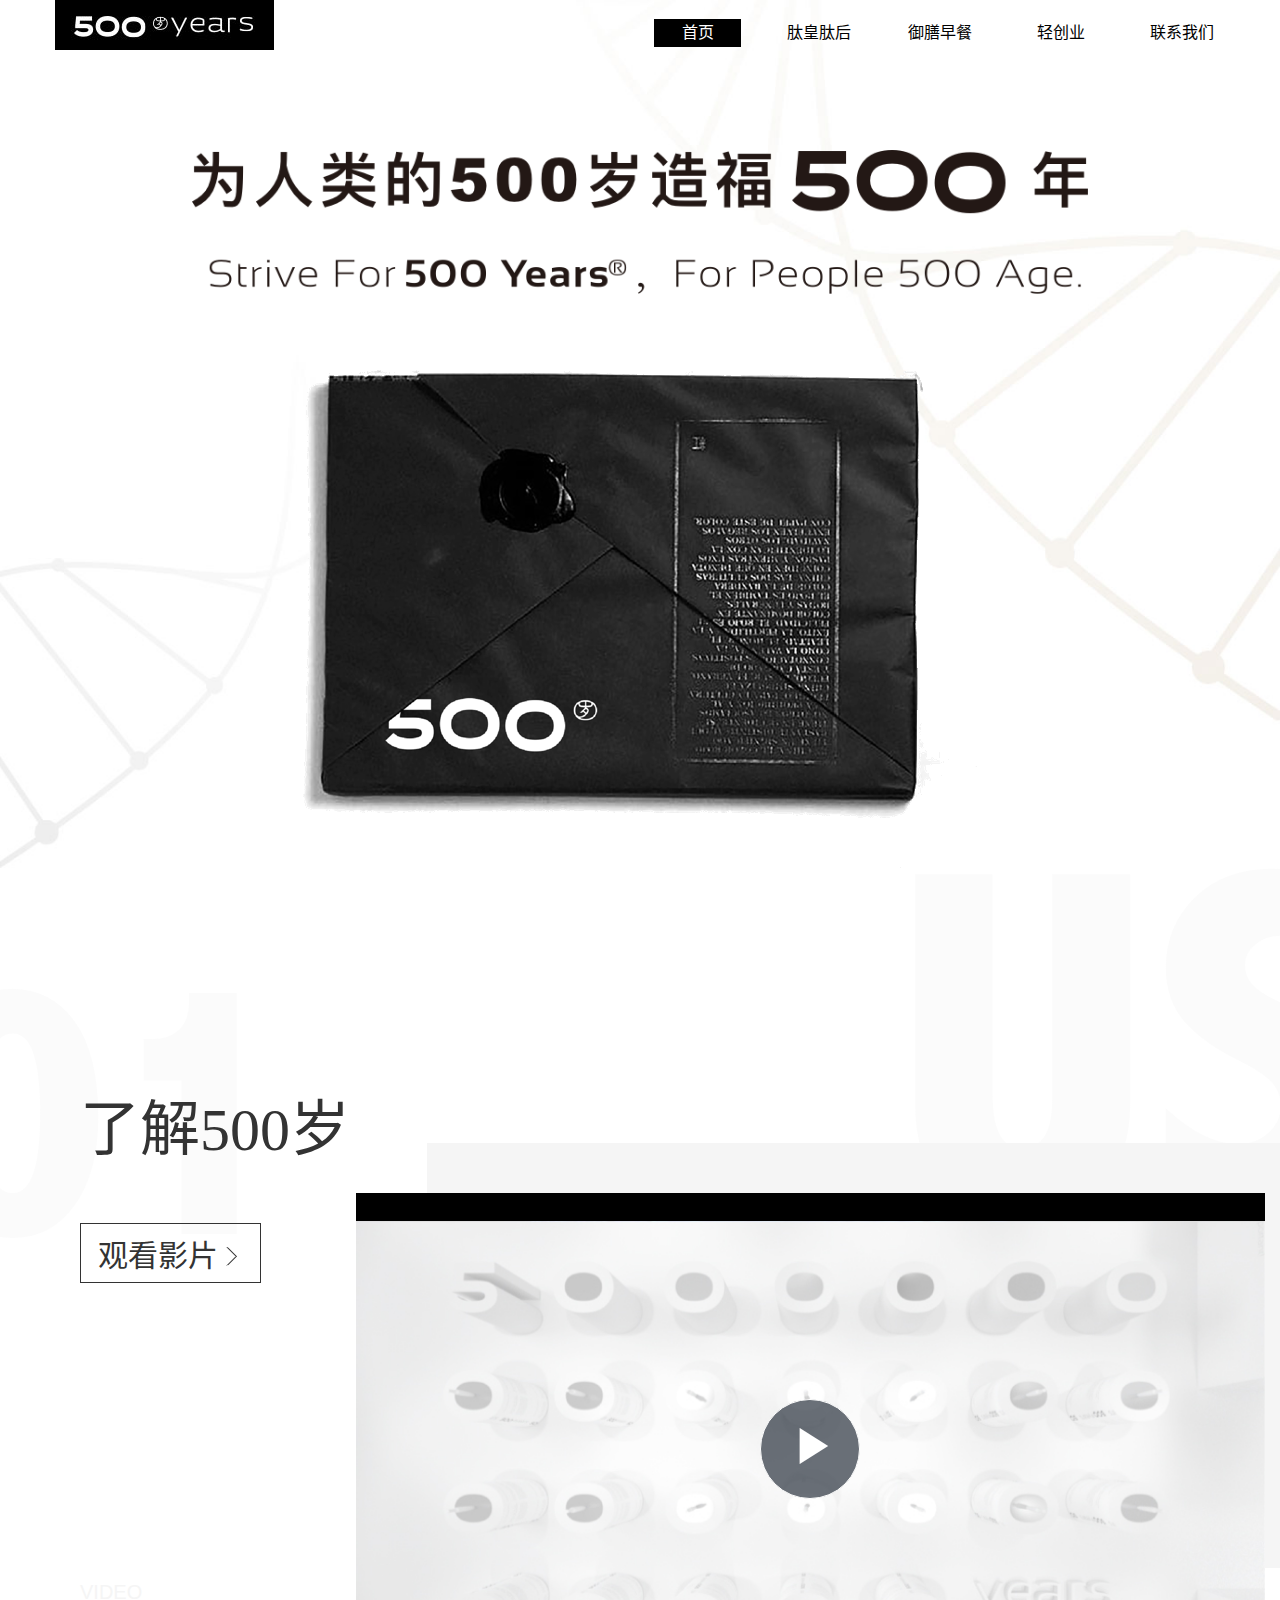
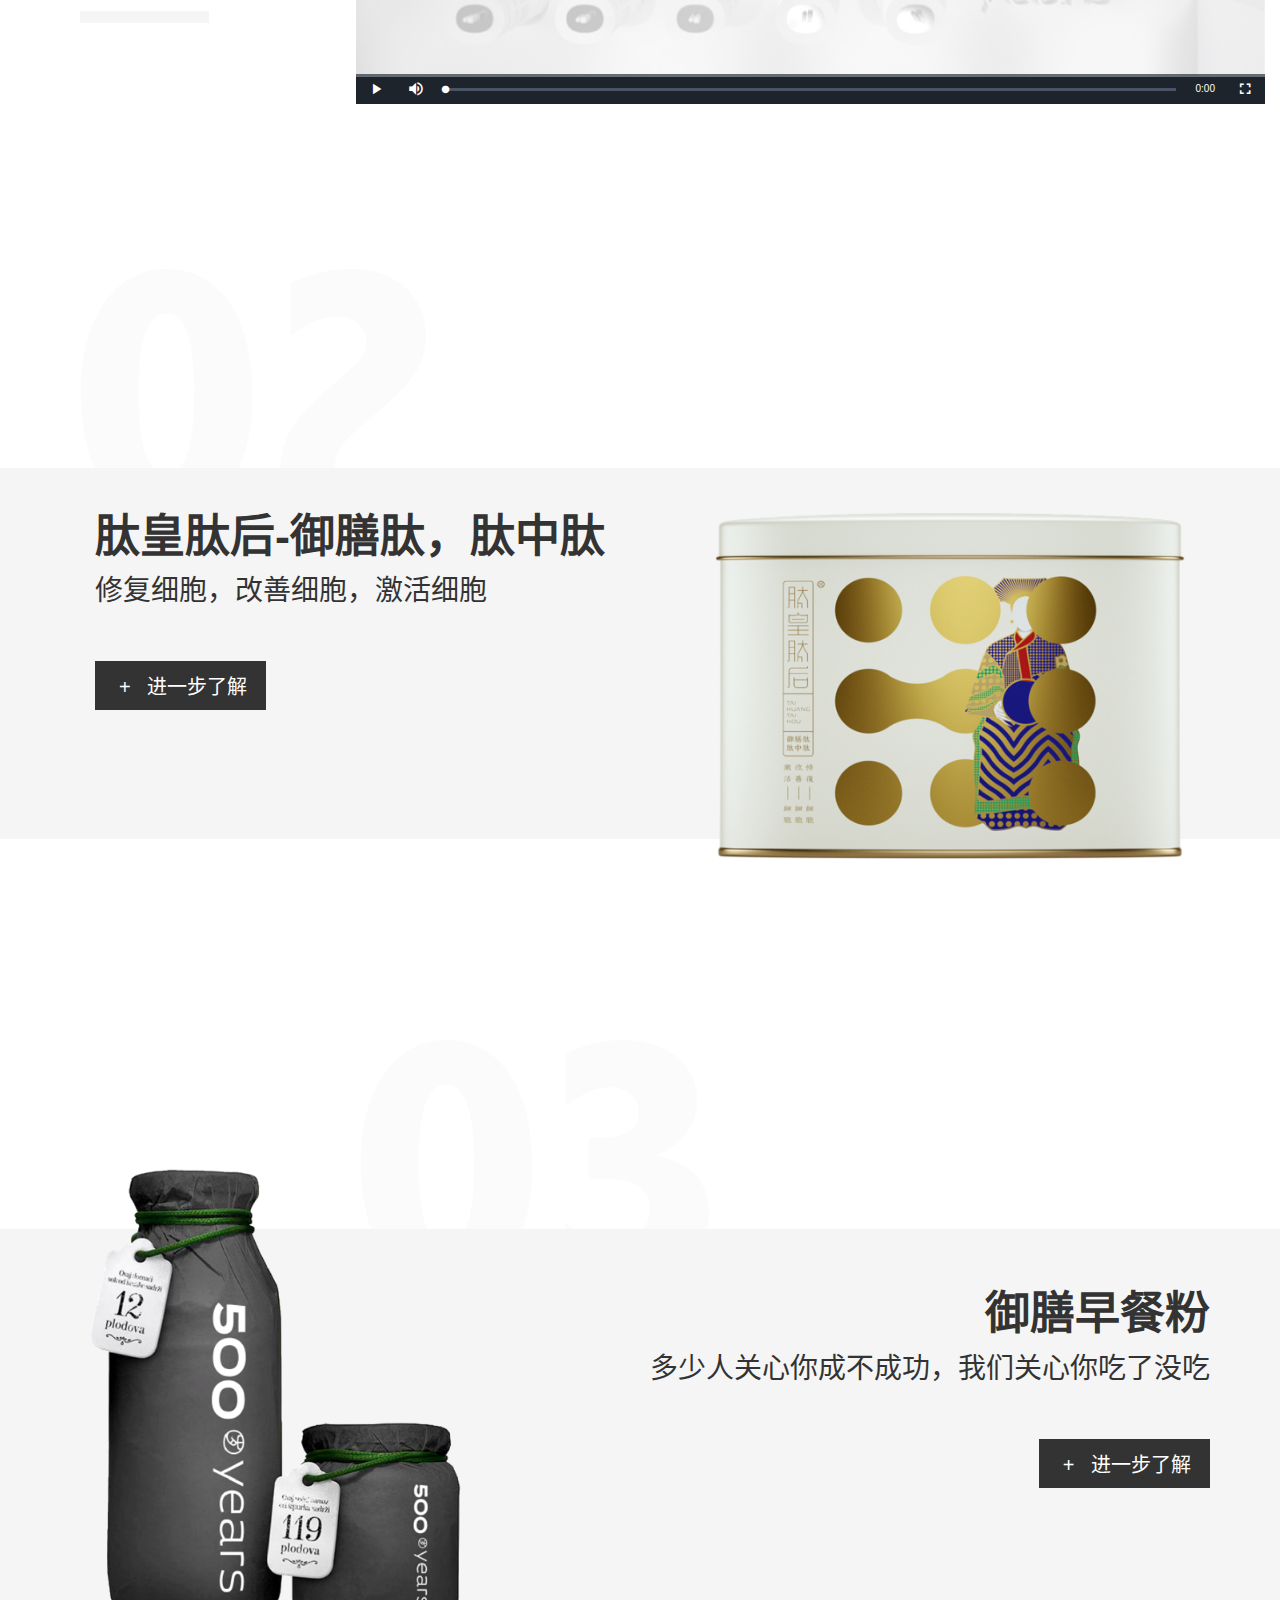
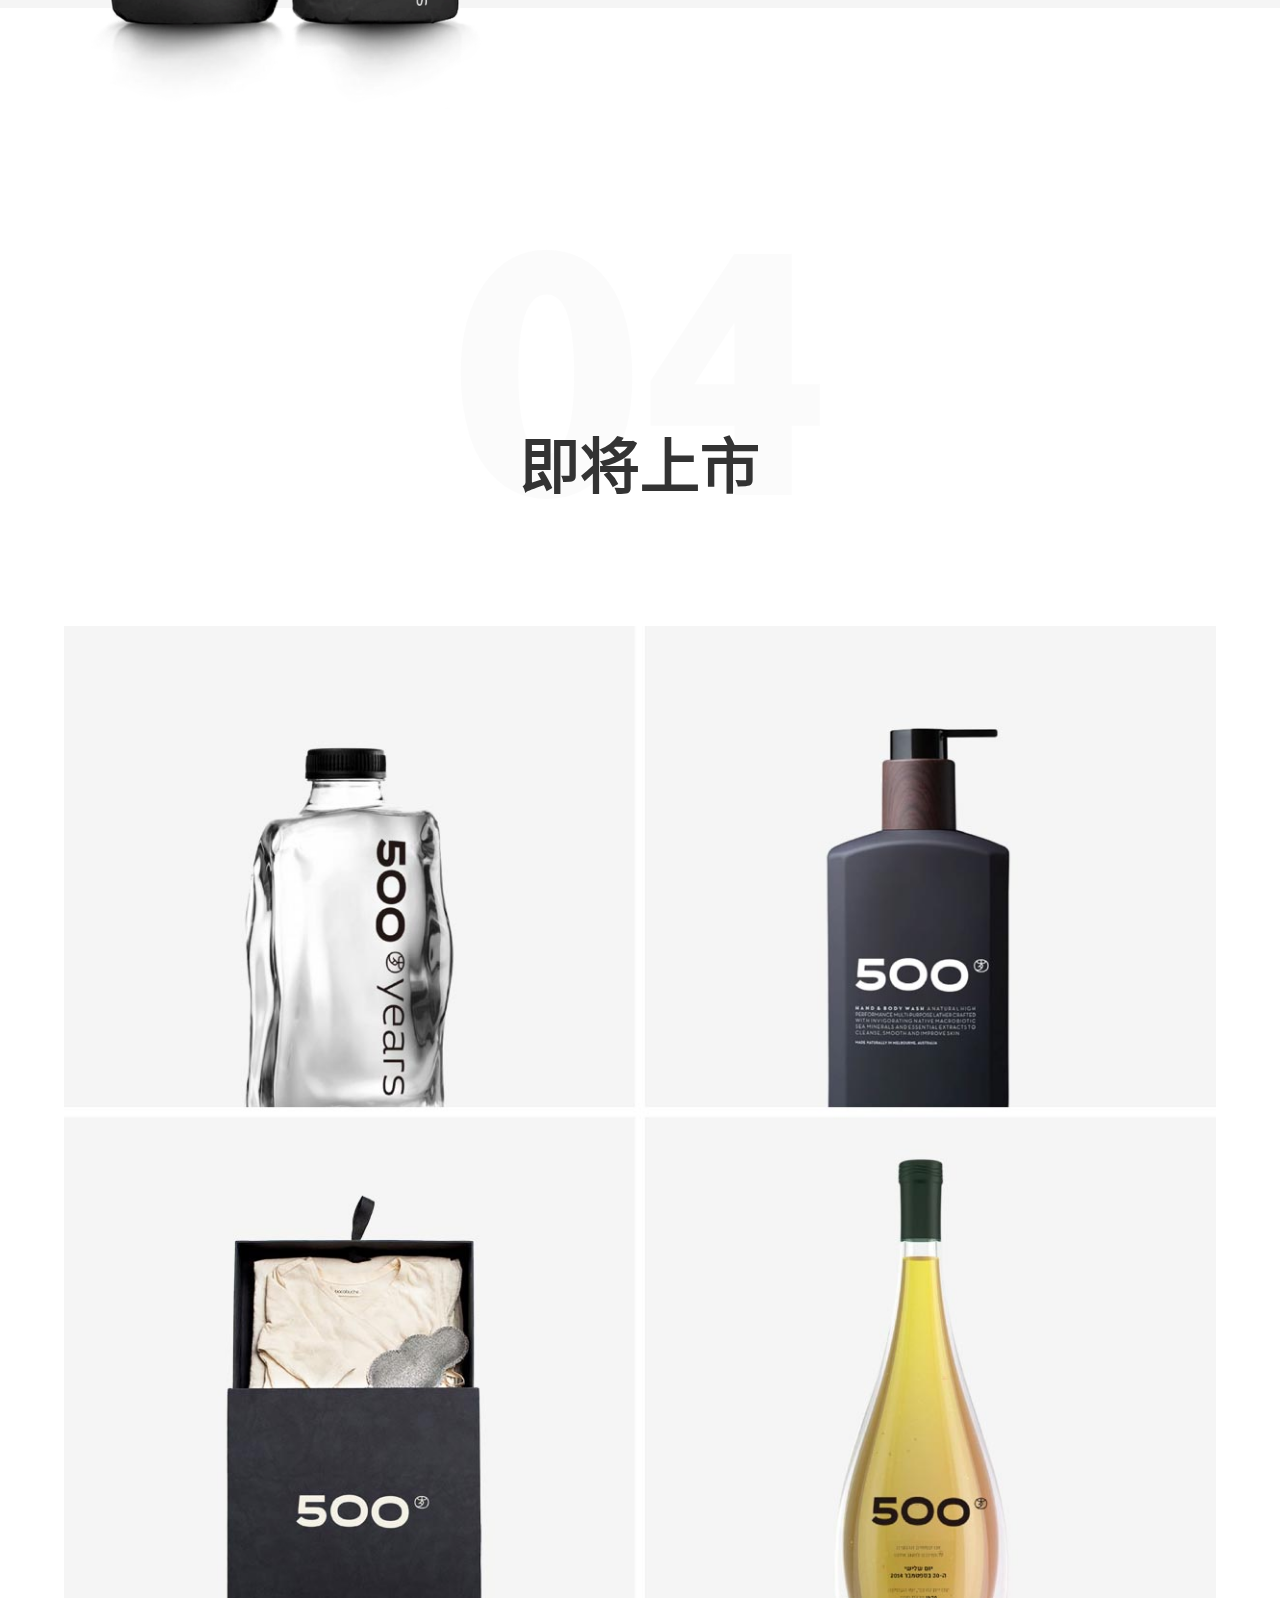
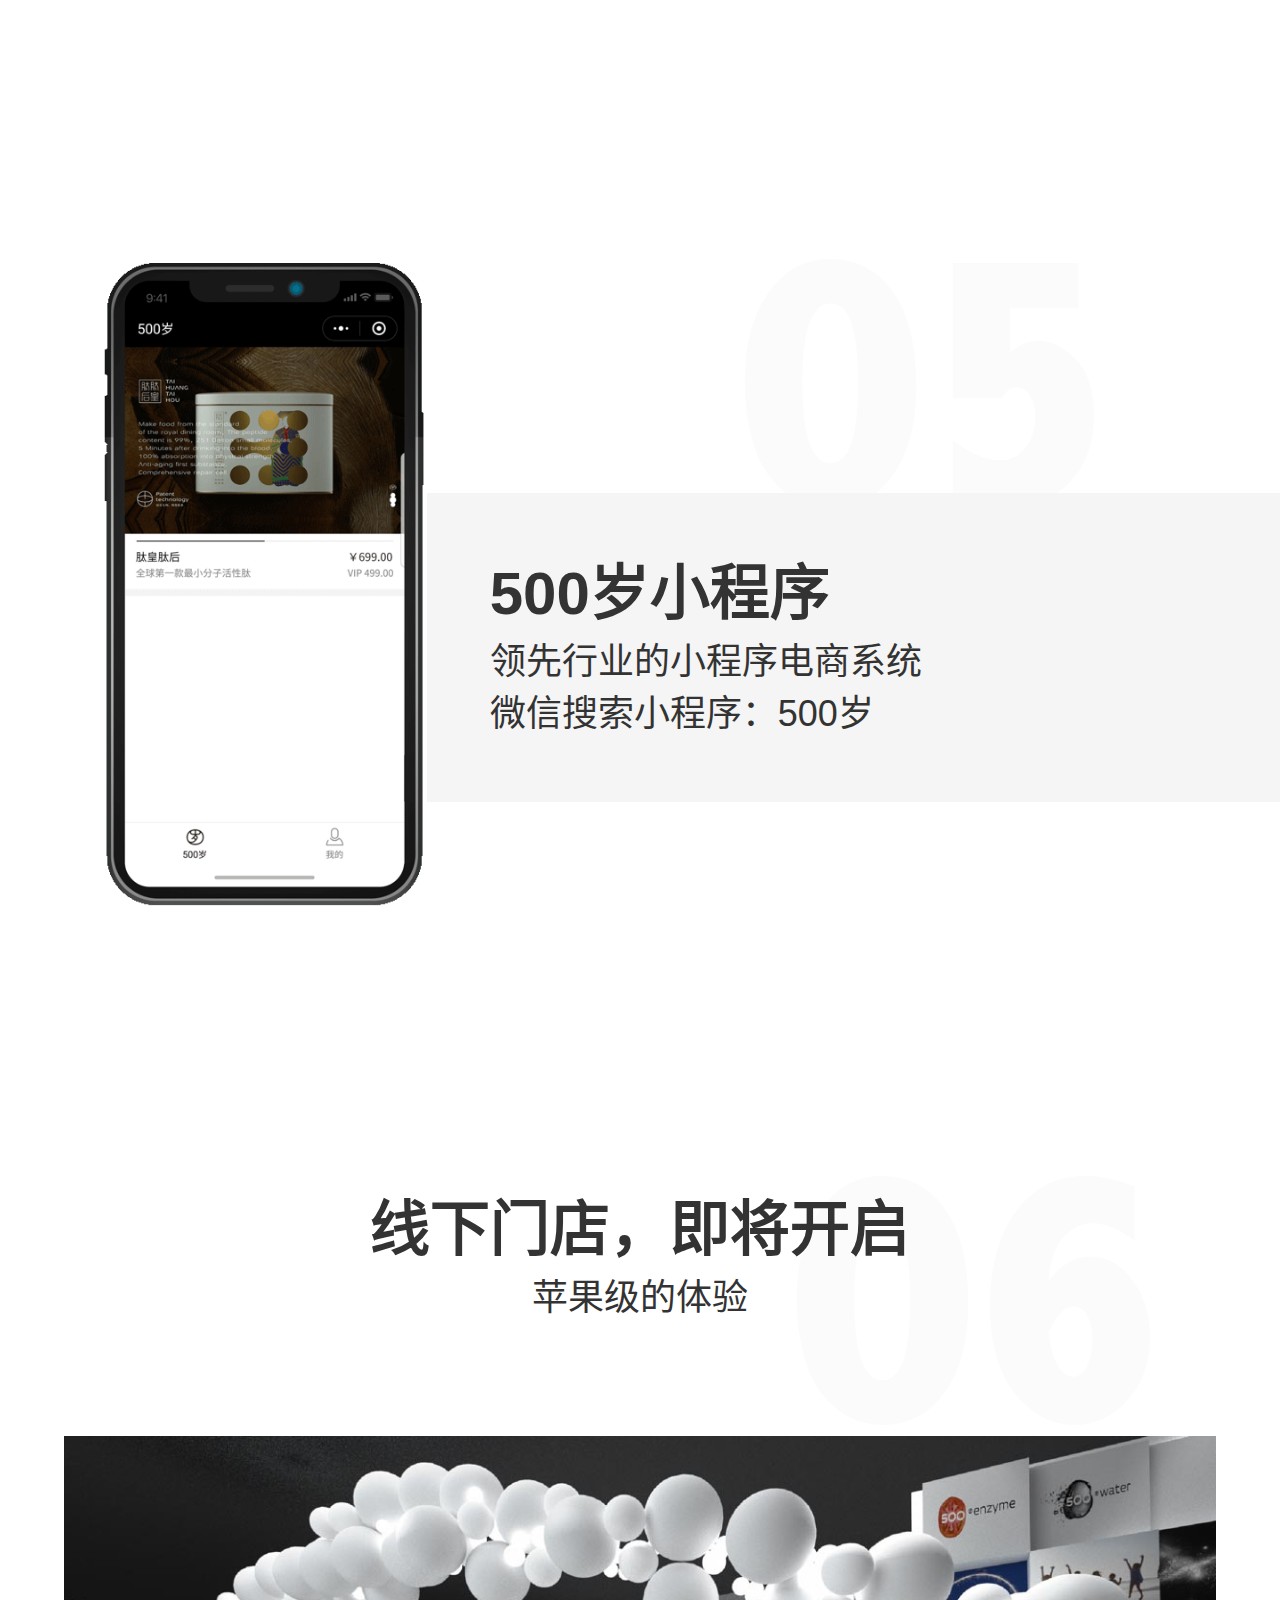
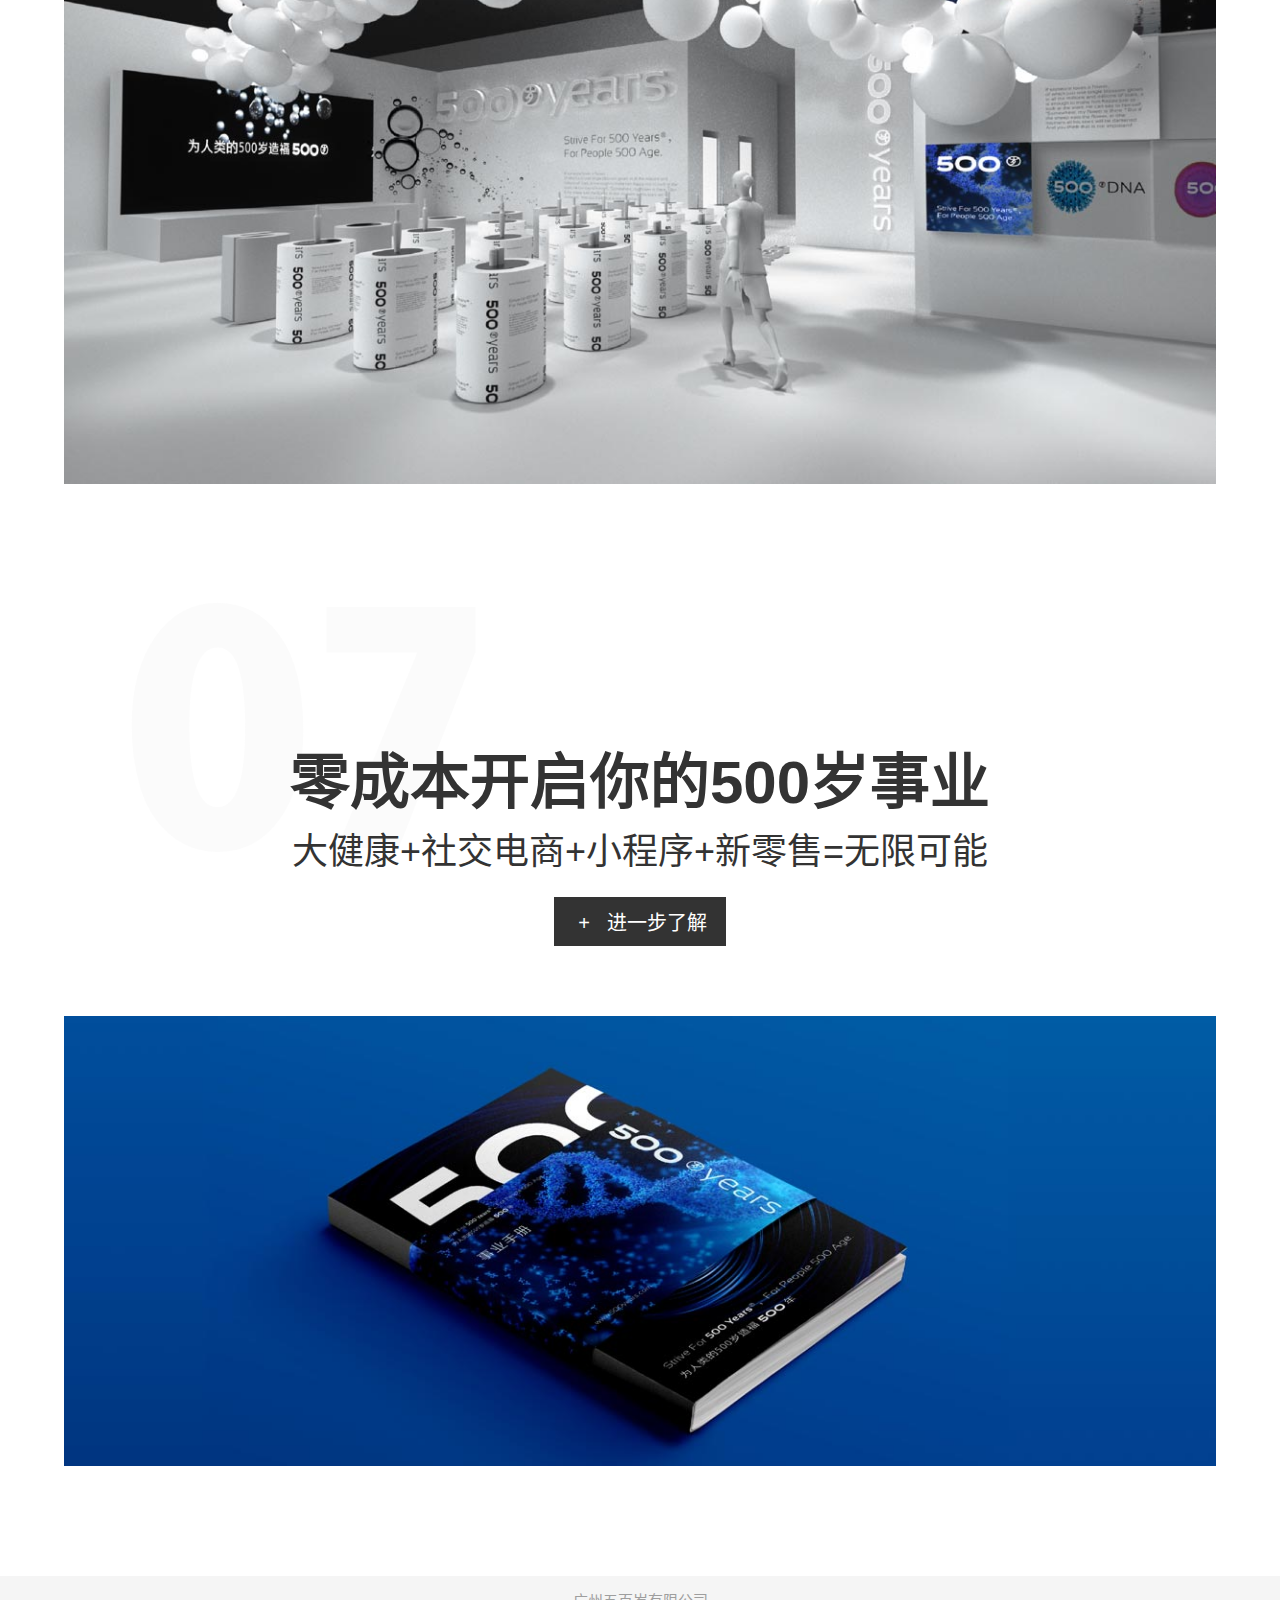
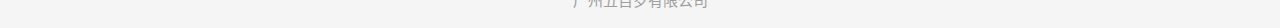
<file: index.html>
<!DOCTYPE html>
<html lang="zh-CN">
<head>
  <meta charset="UTF-8">
  <meta http-equiv="X-UA-Compatible" content="IE=edge">
  <!--<meta name="viewport" content="width=device-width, initial-scale=1">-->
  <!-- The above 3 meta tags *must* come first in the head; any other head content must come *after* these tags -->
  <title>500岁--首页</title>

  <link rel="stylesheet" href="./static/libs/bootstrap-3.3.7-dist/css/bootstrap.min.css?ver=3.3.7">
  <link rel="stylesheet" href="./static/libs/normalize.css?ver=8.0.0">
  <link rel="stylesheet" href="./static/libs/video/video-js.min.css">
  <link rel="stylesheet" href="./static/css/main.css?ver=1522399710">
</head>
<body>
<div class="all-body-container index-body-top text-center">
  <div class="body-header index">
    <div class="container container-header clearfix">
      <div class="row">
        <div class="company-logo pull-left"></div>
        <div class="pull-right text-center clearfix">
          <a href="./pages/index.html" class="pull-left header-chose-btn show">首页</a>
          <a href="./pages/product1.html" class="pull-left header-chose-btn">肽皇肽后</a>
          <a href="./pages/product2.html" class="pull-left header-chose-btn">御膳早餐</a>
          <a href="./pages/product3.html" class="pull-left header-chose-btn">轻创业</a>
          <a href="./pages/about-us.html" class="pull-left header-chose-btn">联系我们</a>
        </div>
      </div>
    </div>
  </div>
  <img class="main-title" src="./static/img/index/top-title.png?ver=0402" width="70%">
  <img src="./static/img/index/main-product.png" alt="product" class="main-title-product" width="90%">
</div>
<div class="all-body-container container-fluid product-model-one clearfix">
  <div class="row">
    <div class="model1-title col-xs-4">
      <p class="title">了解500岁</p>
      <a href="javascript:;" class="look-video"><span>观看影片&nbsp;</span><span class="slide-icon"></span></a>
      <p class="video-text">VIDEO</p>
    </div>
    <div class="model1-video col-xs-8 pull-right">
      <div class="video-src">
        <video id="example_video_1" class="video-js vjs-default-skin vjs-big-play-centered vjs-16-9" controls preload="none" poster="./static/img/index/video.jpg" data-setup="{}">
          <source src="./static/img/product1/test.mp4" type='video/mp4' />
        </video>
      </div>
    </div>
  </div>
</div>
<div class="all-body-container container-fluid product-model-two clearfix">
  <div class="product2-box row clearfix">
    <div class="product-left-text col-xs-6">
      <h2 class="tai-title">肽皇肽后-御膳肽，肽中肽</h2>
      <p class="under-text">修复细胞，改善细胞，激活细胞</p>
      <a href="./product1.html" class="get-more-info">+&nbsp;&nbsp;&nbsp;进一步了解</a>
    </div>
    <img src="./static/img/index/pro.png" alt="pro" class="col-xs-5 right-pro pull-right">
  </div>
</div>
<div class="all-body-container container-fluid product-model-three clearfix">
  <div class="product3-box row clearfix">
    <img src="./static/img/index/pro3.png" alt="pro" class="col-xs-6 col-md-5 left-pro">
    <div class="product-left-text pull-right col-xs-6 text-right no-margin">
      <h2 class="tai-title">御膳早餐粉</h2>
      <p class="under-text">多少人关心你成不成功，我们关心你吃了没吃</p>
      <a href="./product2.html" class="get-more-info">+&nbsp;&nbsp;&nbsp;进一步了解</a>
    </div>
  </div>
</div>
<div class="all-body-container container-fluid product-model-four text-center clearfix">
  <div class="row">
    <div class="product4-box">即将上市</div>
    <img src="./static/img/index/pro4.jpg" alt="pro" width="90%" class="product4">
  </div>
</div>
<div class="all-body-container container-fluid product-model-five clearfix">
  <div class="product5-box row">
    <div class="product5 col-xs-4 text-right">
      <img src="./static/img/index/pro5.png?ver=0402" alt="pro" width="80%">
    </div>
    <div class="product-explain-css1 col-xs-8">
      <p class="title">500岁小程序</p>
      <p class="text">领先行业的小程序电商系统<br>微信搜索小程序：500岁</p>
    </div>
  </div>
</div>
<div class="all-body-container container-fluid product-model-six text-center clearfix">
  <div class="row">
    <div class="product-explain-css1">
      <p class="title">线下门店，即将开启</p>
      <p class="text pro-six">苹果级的体验</p>
    </div>
    <img src="./static/img/index/pro6.jpg" alt="pro" width="90%" class="product4">
  </div>
</div>
<div class="all-body-container container-fluid product-model-seven text-center clearfix">
  <div class="row">
    <div class="product-explain-css1">
      <p class="title">零成本开启你的500岁事业</p>
      <p class="text">大健康+社交电商+小程序+新零售=无限可能</p>
      <a href="./product3.html" class="get-more-info seven">+&nbsp;&nbsp;&nbsp;进一步了解</a>
    </div>
    <img src="./static/img/index/pro7.jpg" alt="pro" width="90%" class="product4">
  </div>
</div>
<div class="all-body-container footer text-center">广州五百岁有限公司</div>
<script src="./static/libs/jquery.min.js"></script>
<script src="./static/libs/video/video.min.js"></script>
<script src="./static/libs/video/videojs-ie8.min.js"></script>
<script>
  $(function(){
    var player = videojs('example_video_1',{
      techOrder : ["html5","flash"],
      bigPlayButton : true,
      textTrackDisplay : false,
      posterImage: false,
      errorDisplay : false,
      control : {
        captionsButton : false,
        chaptersButton: false,
        subtitlesButton:false,
        liveDisplay:false,
        playbackRateMenuButton:false
      }
    });
  });
</script>
</body>
</html>
</file>
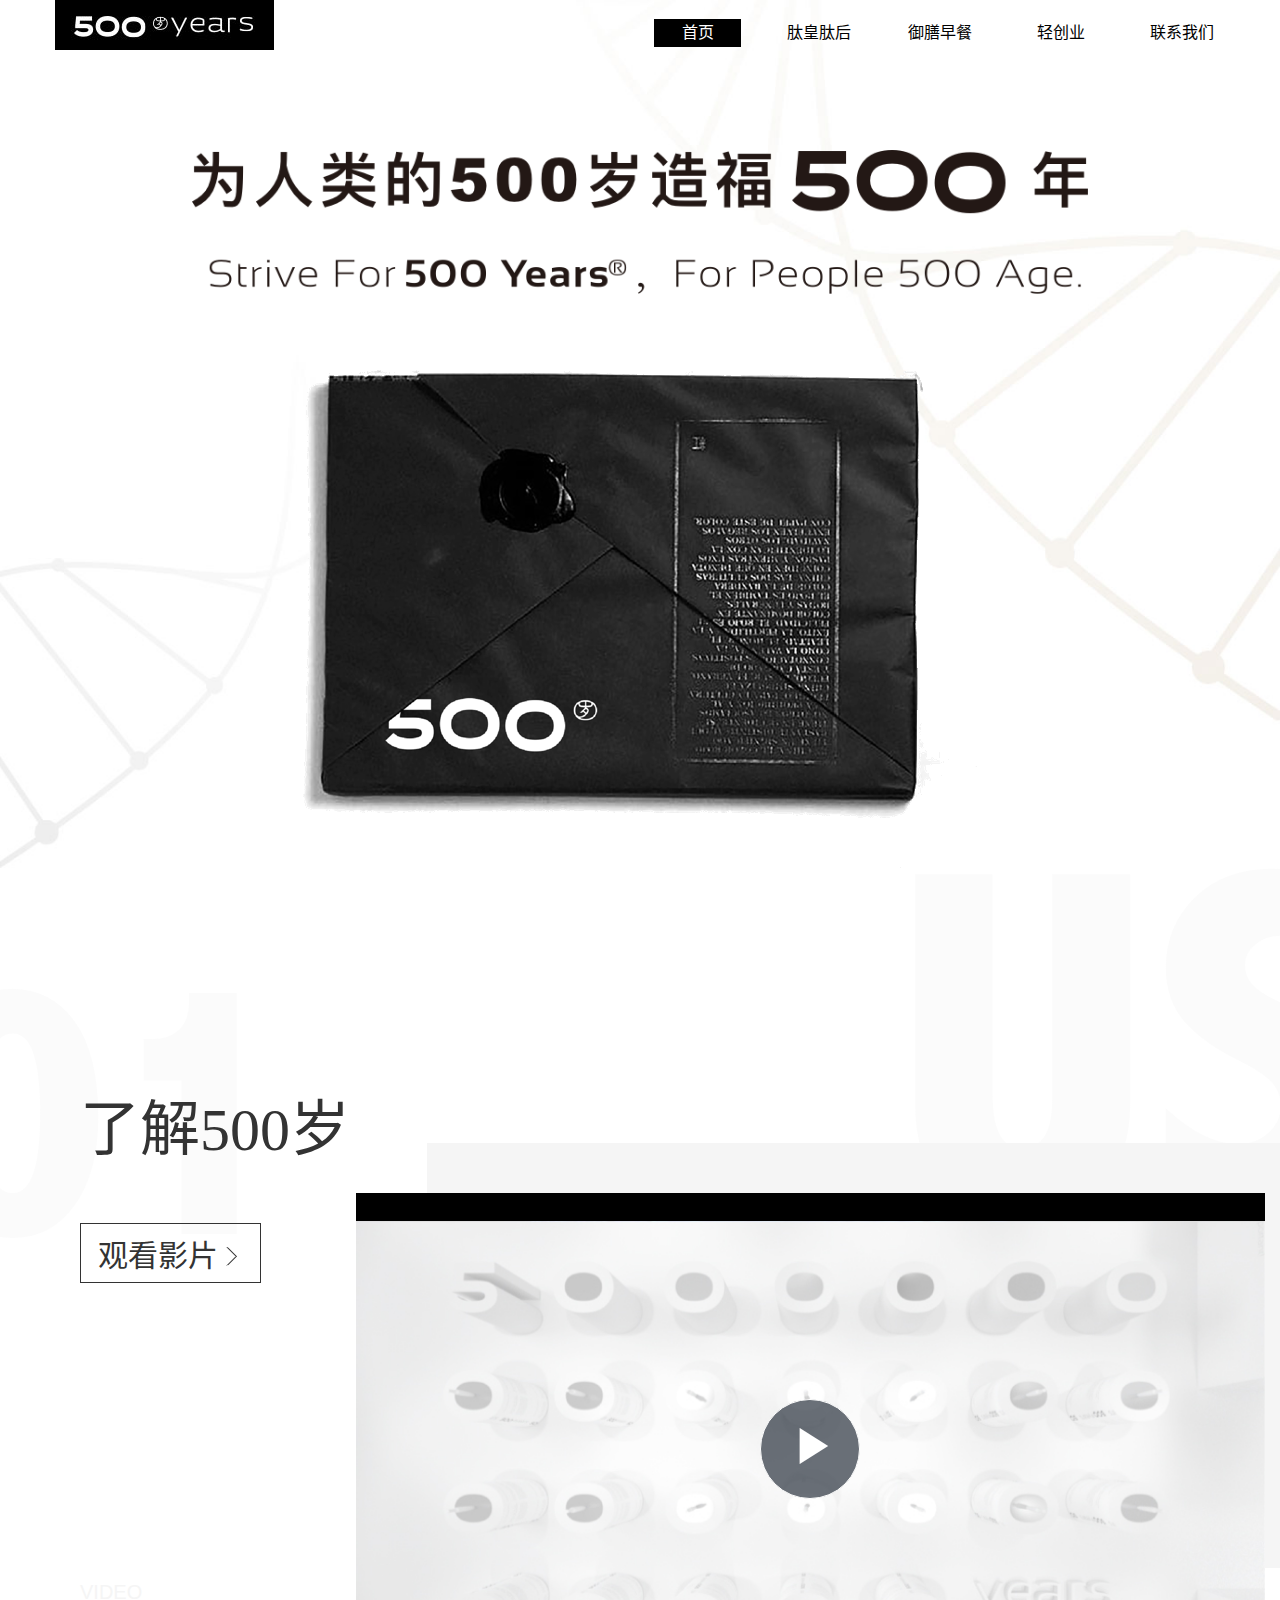
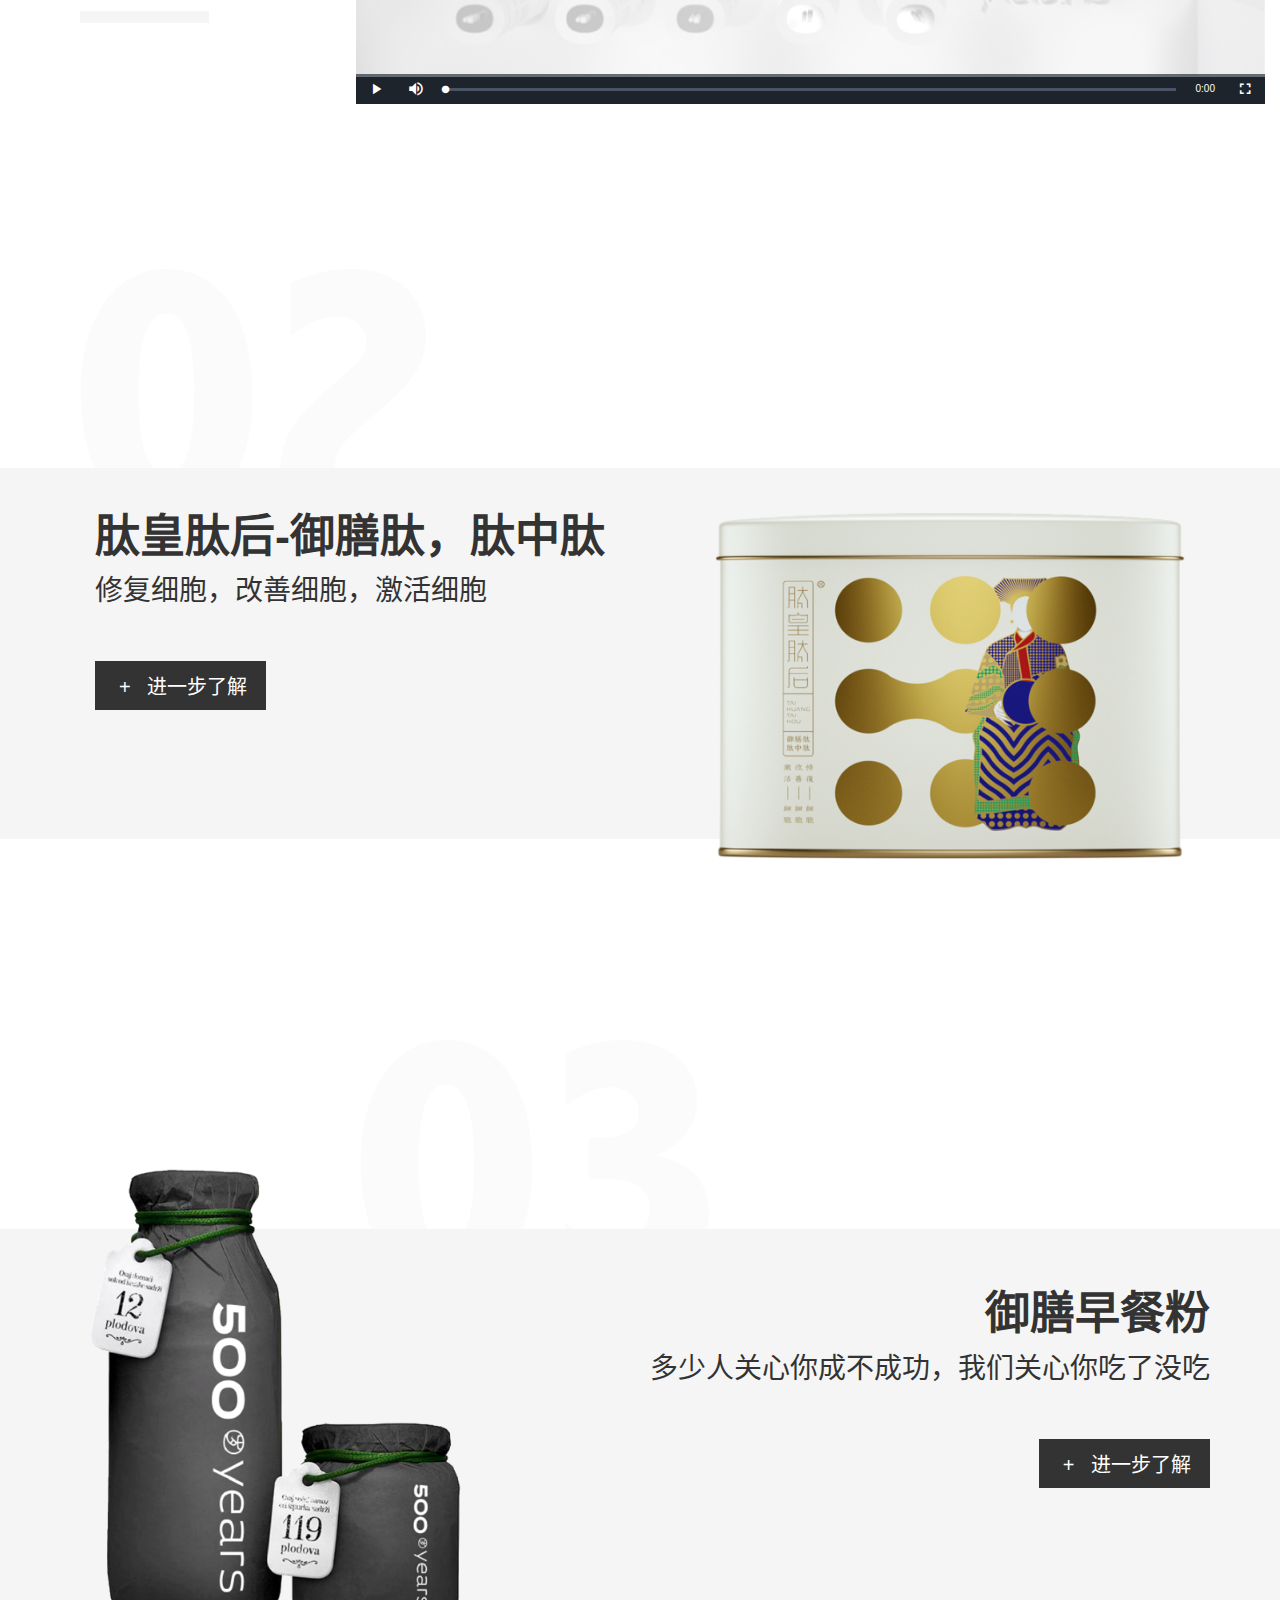
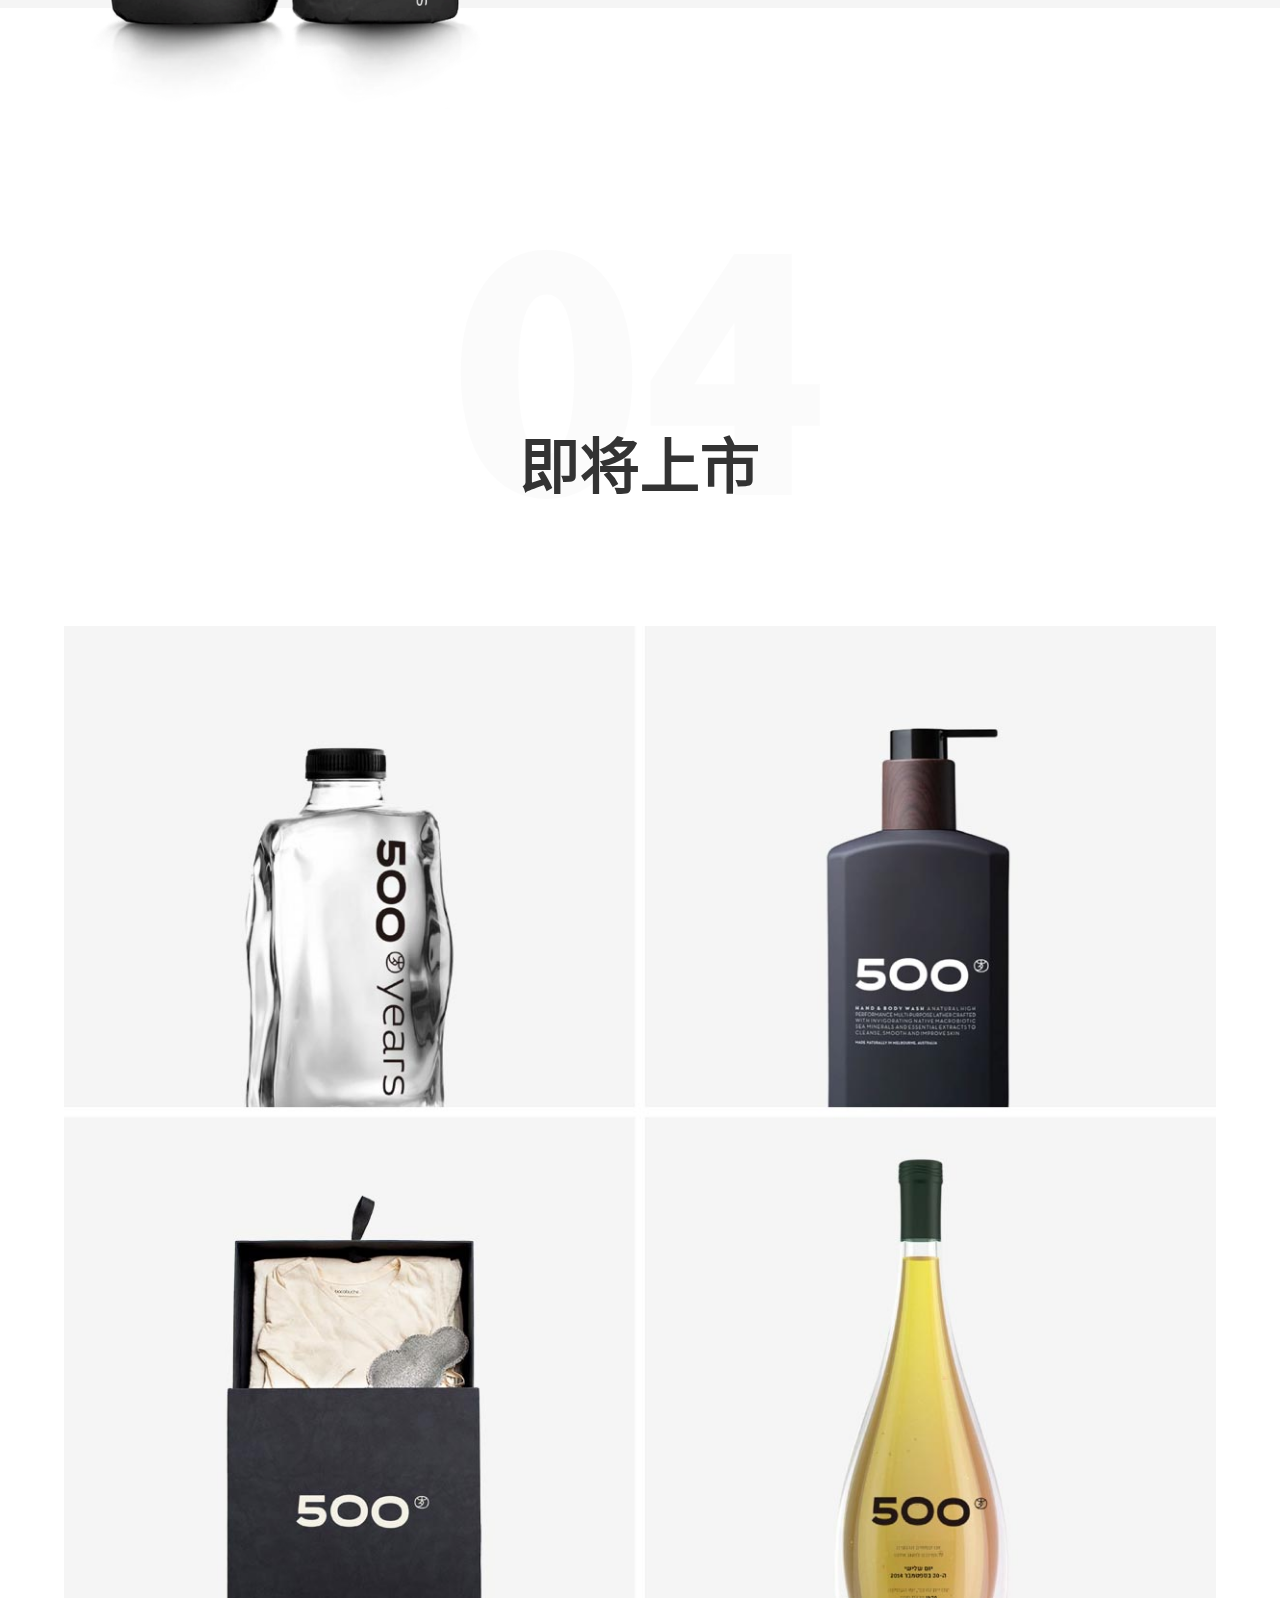
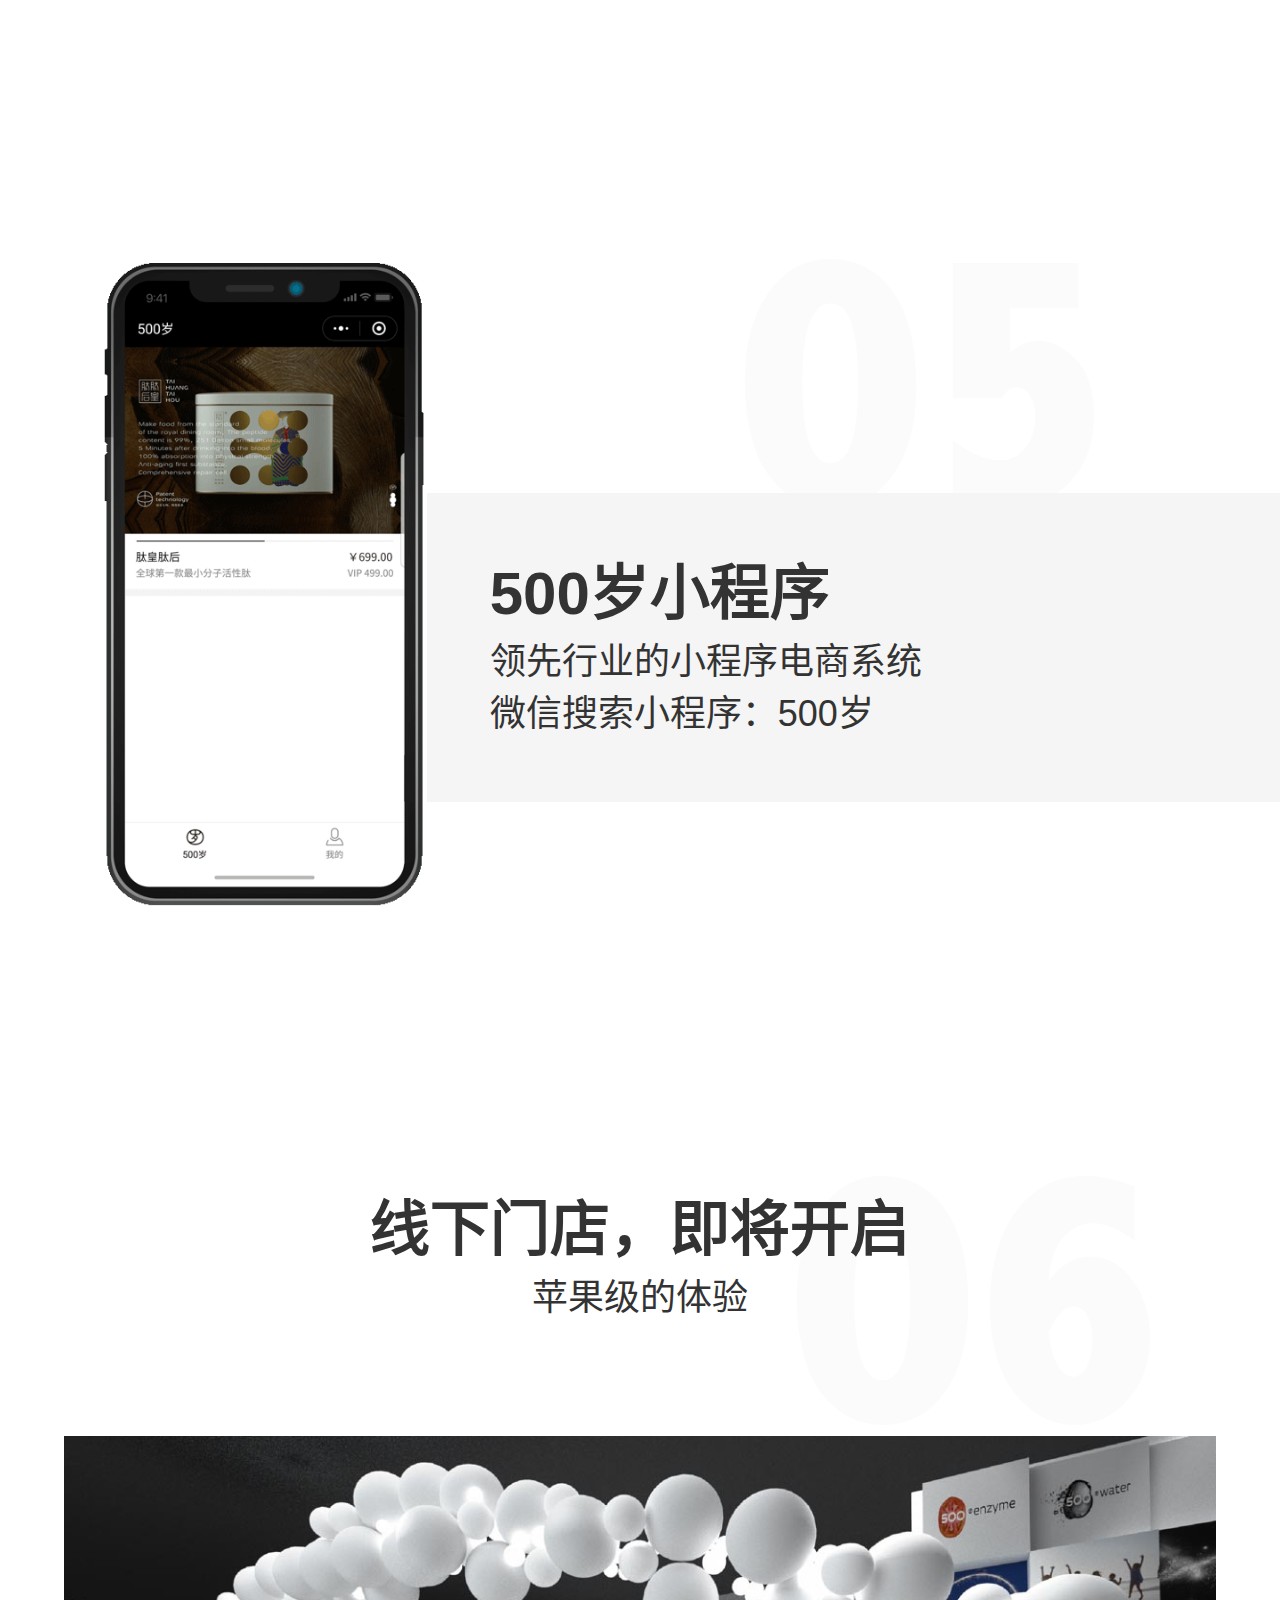
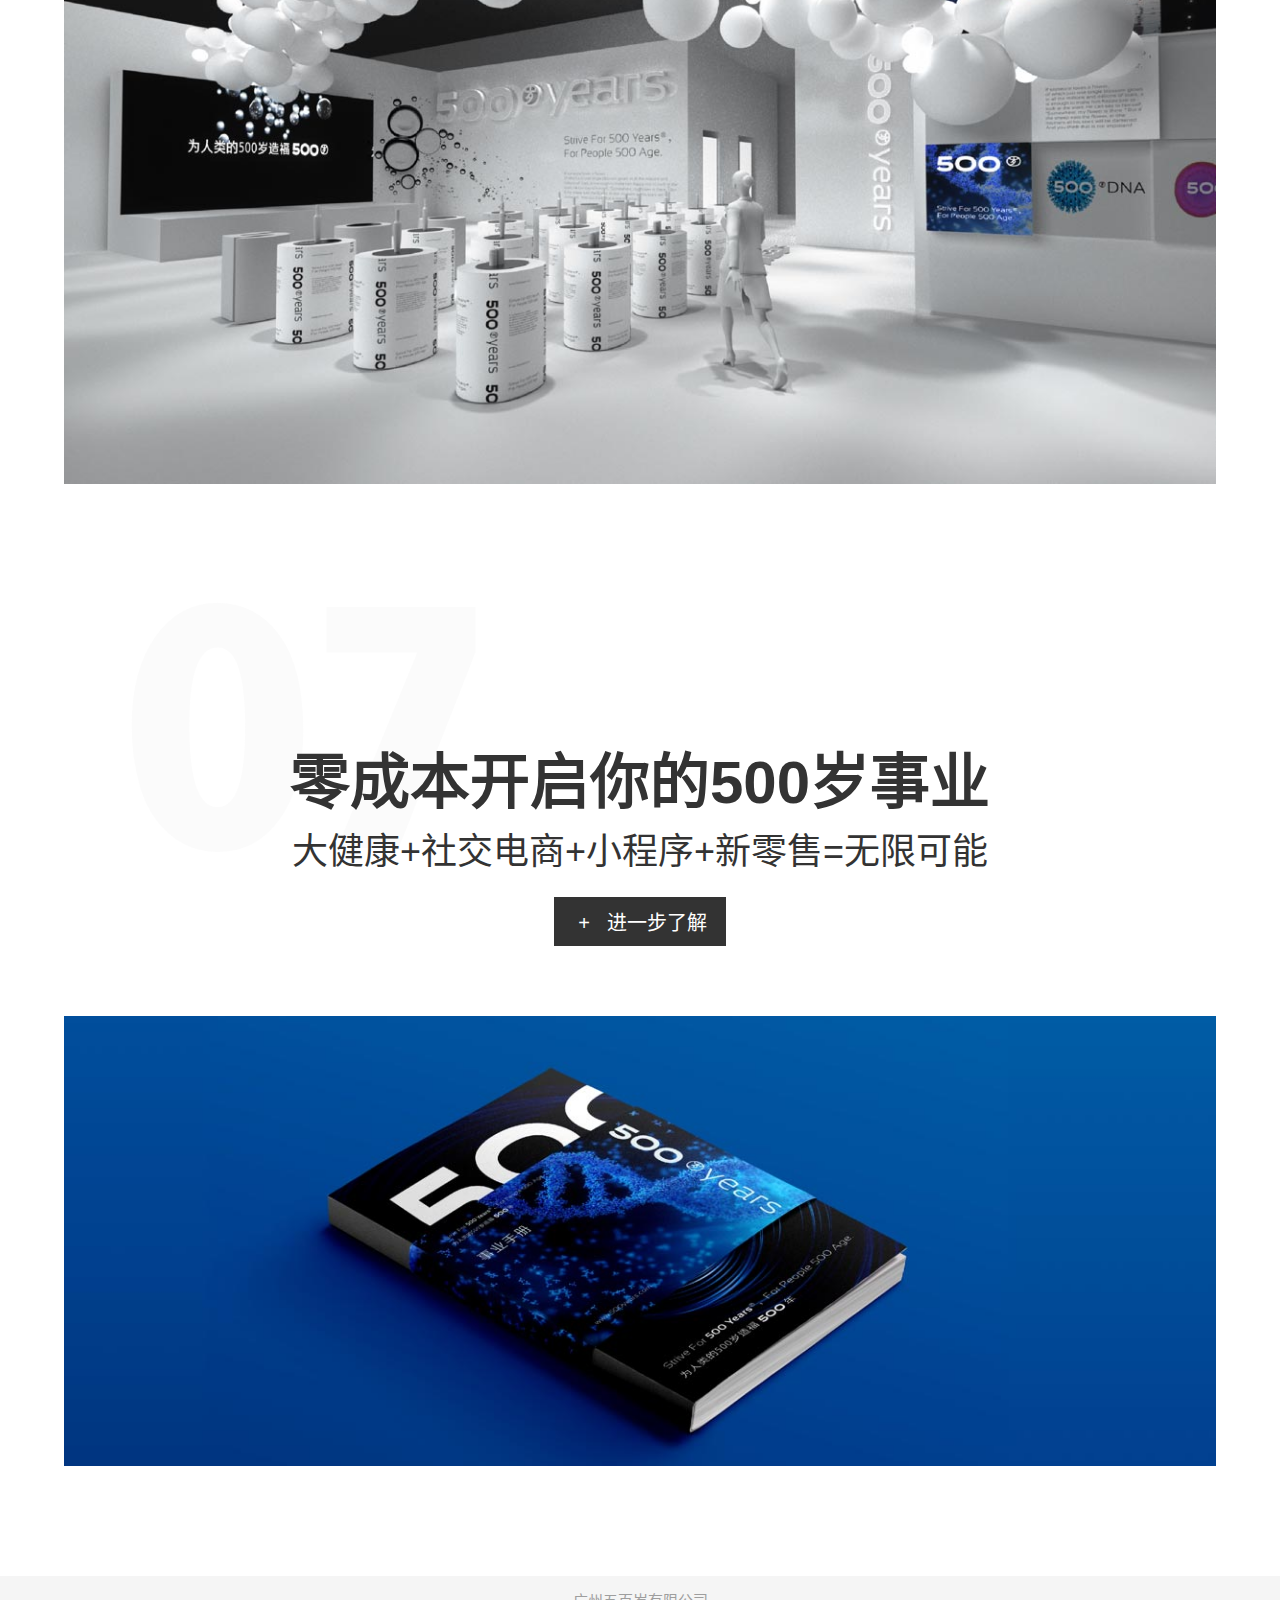
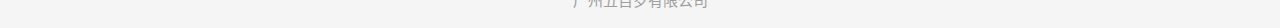
<file: pages/index.html>
<!DOCTYPE html>
<html lang="zh-CN">
<head>
  <meta charset="UTF-8">
  <meta http-equiv="X-UA-Compatible" content="IE=edge">
  <!--<meta name="viewport" content="width=device-width, initial-scale=1">-->
  <!-- The above 3 meta tags *must* come first in the head; any other head content must come *after* these tags -->
  <title>500岁--首页</title>

  <link rel="stylesheet" href="../static/libs/bootstrap-3.3.7-dist/css/bootstrap.min.css?ver=3.3.7">
  <link rel="stylesheet" href="../static/libs/normalize.css?ver=8.0.0">
  <link rel="stylesheet" href="../static/libs/video/video-js.min.css">
  <link rel="stylesheet" href="../static/css/main.css?ver=1522399710">
</head>
<body>
<div class="all-body-container index-body-top text-center">
  <div class="body-header index">
    <div class="container container-header clearfix">
      <div class="row">
        <div class="company-logo pull-left"></div>
        <div class="pull-right text-center clearfix">
          <a href="./index.html" class="pull-left header-chose-btn show">首页</a>
          <a href="./product1.html" class="pull-left header-chose-btn">肽皇肽后</a>
          <a href="./product2.html" class="pull-left header-chose-btn">御膳早餐</a>
          <a href="./product3.html" class="pull-left header-chose-btn">轻创业</a>
          <a href="./about-us.html" class="pull-left header-chose-btn">联系我们</a>
        </div>
      </div>
    </div>
  </div>
  <img class="main-title" src="../static/img/index/top-title.png?ver=0402" width="70%">
  <img src="../static/img/index/main-product.png" alt="product" class="main-title-product" width="90%">
</div>
<div class="all-body-container container-fluid product-model-one clearfix">
  <div class="row">
    <div class="model1-title col-xs-4">
      <p class="title">了解500岁</p>
      <a href="javascript:;" class="look-video"><span>观看影片&nbsp;</span><span class="slide-icon"></span></a>
      <p class="video-text">VIDEO</p>
    </div>
    <div class="model1-video col-xs-8 pull-right">
      <div class="video-src">
        <video id="example_video_1" class="video-js vjs-default-skin vjs-big-play-centered vjs-16-9" controls preload="none" poster="../static/img/index/video.jpg" data-setup="{}">
          <source src="../static/img/product1/test.mp4" type='video/mp4' />
        </video>
      </div>
    </div>
  </div>
</div>
<div class="all-body-container container-fluid product-model-two clearfix">
  <div class="product2-box row clearfix">
    <div class="product-left-text col-xs-6">
      <h2 class="tai-title">肽皇肽后-御膳肽，肽中肽</h2>
      <p class="under-text">修复细胞，改善细胞，激活细胞</p>
      <a href="./product1.html" class="get-more-info">+&nbsp;&nbsp;&nbsp;进一步了解</a>
    </div>
    <img src="../static/img/index/pro.png" alt="pro" class="col-xs-5 right-pro pull-right">
  </div>
</div>
<div class="all-body-container container-fluid product-model-three clearfix">
  <div class="product3-box row clearfix">
    <img src="../static/img/index/pro3.png" alt="pro" class="col-xs-6 col-md-5 left-pro">
    <div class="product-left-text pull-right col-xs-6 text-right no-margin">
      <h2 class="tai-title">御膳早餐粉</h2>
      <p class="under-text">多少人关心你成不成功，我们关心你吃了没吃</p>
      <a href="./product2.html" class="get-more-info">+&nbsp;&nbsp;&nbsp;进一步了解</a>
    </div>
  </div>
</div>
<div class="all-body-container container-fluid product-model-four text-center clearfix">
  <div class="row">
    <div class="product4-box">即将上市</div>
    <img src="../static/img/index/pro4.jpg" alt="pro" width="90%" class="product4">
  </div>
</div>
<div class="all-body-container container-fluid product-model-five clearfix">
  <div class="product5-box row">
    <div class="product5 col-xs-4 text-right">
      <img src="../static/img/index/pro5.png?ver=0402" alt="pro" width="80%">
    </div>
    <div class="product-explain-css1 col-xs-8">
      <p class="title">500岁小程序</p>
      <p class="text">领先行业的小程序电商系统<br>微信搜索小程序：500岁</p>
    </div>
  </div>
</div>
<div class="all-body-container container-fluid product-model-six text-center clearfix">
  <div class="row">
    <div class="product-explain-css1">
      <p class="title">线下门店，即将开启</p>
      <p class="text pro-six">苹果级的体验</p>
    </div>
    <img src="../static/img/index/pro6.jpg" alt="pro" width="90%" class="product4">
  </div>
</div>
<div class="all-body-container container-fluid product-model-seven text-center clearfix">
  <div class="row">
    <div class="product-explain-css1">
      <p class="title">零成本开启你的500岁事业</p>
      <p class="text">大健康+社交电商+小程序+新零售=无限可能</p>
      <a href="./product3.html" class="get-more-info seven">+&nbsp;&nbsp;&nbsp;进一步了解</a>
    </div>
    <img src="../static/img/index/pro7.jpg" alt="pro" width="90%" class="product4">
  </div>
</div>
<div class="all-body-container footer text-center">广州五百岁有限公司</div>
<script src="../static/libs/jquery.min.js"></script>
<script src="../static/libs/video/video.min.js"></script>
<script src="../static/libs/video/videojs-ie8.min.js"></script>
<script>
  $(function(){
    var player = videojs('example_video_1',{
      techOrder : ["html5","flash"],
      bigPlayButton : true,
      textTrackDisplay : false,
      posterImage: false,
      errorDisplay : false,
      control : {
        captionsButton : false,
        chaptersButton: false,
        subtitlesButton:false,
        liveDisplay:false,
        playbackRateMenuButton:false
      }
    });
  });
</script>
</body>
</html>
</file>
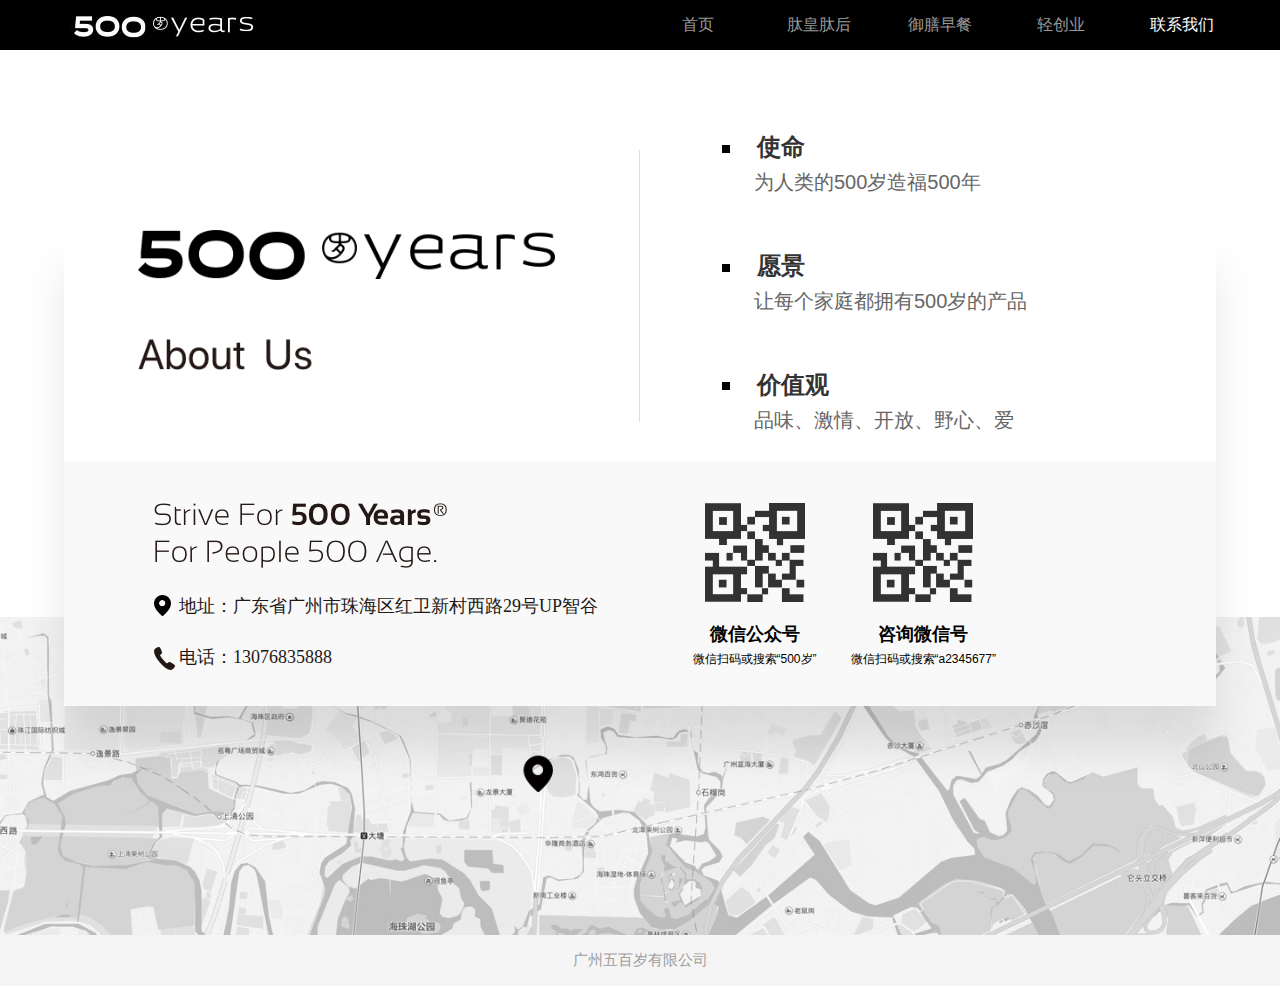
<file: pages/about-us.html>
<!DOCTYPE html>
<html lang="en">

<head>
  <meta charset="UTF-8">
  <meta http-equiv="X-UA-Compatible" content="IE=edge">
  <!--<meta name="viewport" content="width=device-width, initial-scale=1">-->
  <!-- The above 3 meta tags *must* come first in the head; any other head content must come *after* these tags -->
  <title>500岁--联系我们</title>

  <link rel="stylesheet" href="../static/libs/bootstrap-3.3.7-dist/css/bootstrap.min.css?ver=3.3.7">
  <link rel="stylesheet" href="../static/libs/normalize.css?ver=8.0.0">
  <link rel="stylesheet" href="../static/css/main.css?ver=1522399710">
</head>

<body class="product2 about-us">
<div class="all-body-container">
  <div class="body-header">
    <div class="container container-header clearfix">
      <div class="row">
        <div class="company-logo pull-left"></div>
        <div class="pull-right text-center clearfix">
          <a href="./index.html" class="pull-left header-chose-btn">首页</a>
          <a href="./product1.html" class="pull-left header-chose-btn">肽皇肽后</a>
          <a href="./product2.html" class="pull-left header-chose-btn">御膳早餐</a>
          <a href="./product3.html" class="pull-left header-chose-btn">轻创业</a>
          <a href="./about-us.html" class="pull-left header-chose-btn show">联系我们</a>
        </div>
      </div>
    </div>
  </div>
</div>
<div class="all-body-container2">
  <div class="about-us-body container-fluid">
    <div class="top-content row clearfix">
      <div class="col-xs-6 about-us-img">
        <img src="../static/img/about-us/us.png" width="100%">
      </div>
      <div class="col-xs-6 about-us-text-box">
        <p class="about-us-title">
          <span class="icon"></span>
          <span class="text">使命</span>
        </p>
        <p class="about-us-text">为人类的500岁造福500年</p>
        <p class="about-us-title">
          <span class="icon"></span>
          <span class="text">愿景</span>
        </p>
        <p class="about-us-text">让每个家庭都拥有500岁的产品</p>
        <p class="about-us-title">
          <span class="icon"></span>
          <span class="text">价值观</span>
        </p>
        <p class="about-us-text no-margin">品味、激情、开放、野心、爱</p>
      </div>
    </div>
    <div class="row">
      <div class="bottom-address clearfix">
        <div class="pull-left address col-xs-6">
          <img src="../static/img/about-us/address.png" alt="address">
          <p class="address-detail">
            <span class="icon one"></span>
            <span class="text">地址：广东省广州市珠海区红卫新村西路29号UP智谷</span>
          </p>
          <p class="address-detail">
            <span class="icon two"></span>
            <span class="text">电话：13076835888</span>
          </p>
        </div>
        <div class="pull-left adbot-us-qrcode-box clearfix col-xs-6">
          <div class="pull-left weixin text-center">
            <img src="../static/img/about-us/weixin.png" alt="weixin">
            <p class="title">微信公众号</p>
            <p class="text">微信扫码或搜索“500岁”</p>
          </div>
          <div class="pull-left weixin text-center">
            <img src="../static/img/about-us/weixin2.png" alt="weixin">
            <p class="title">咨询微信号</p>
            <p class="text">微信扫码或搜索“a2345677”</p>
          </div>
        </div>
      </div>
    </div>
  </div>
</div>
<div class="all-body-container about-us-map-img">
  <img src="../static/img/about-us/map.jpg" width="100%">
</div>
<div class="all-body-container footer text-center">广州五百岁有限公司</div>
</body>

</html>
</file>
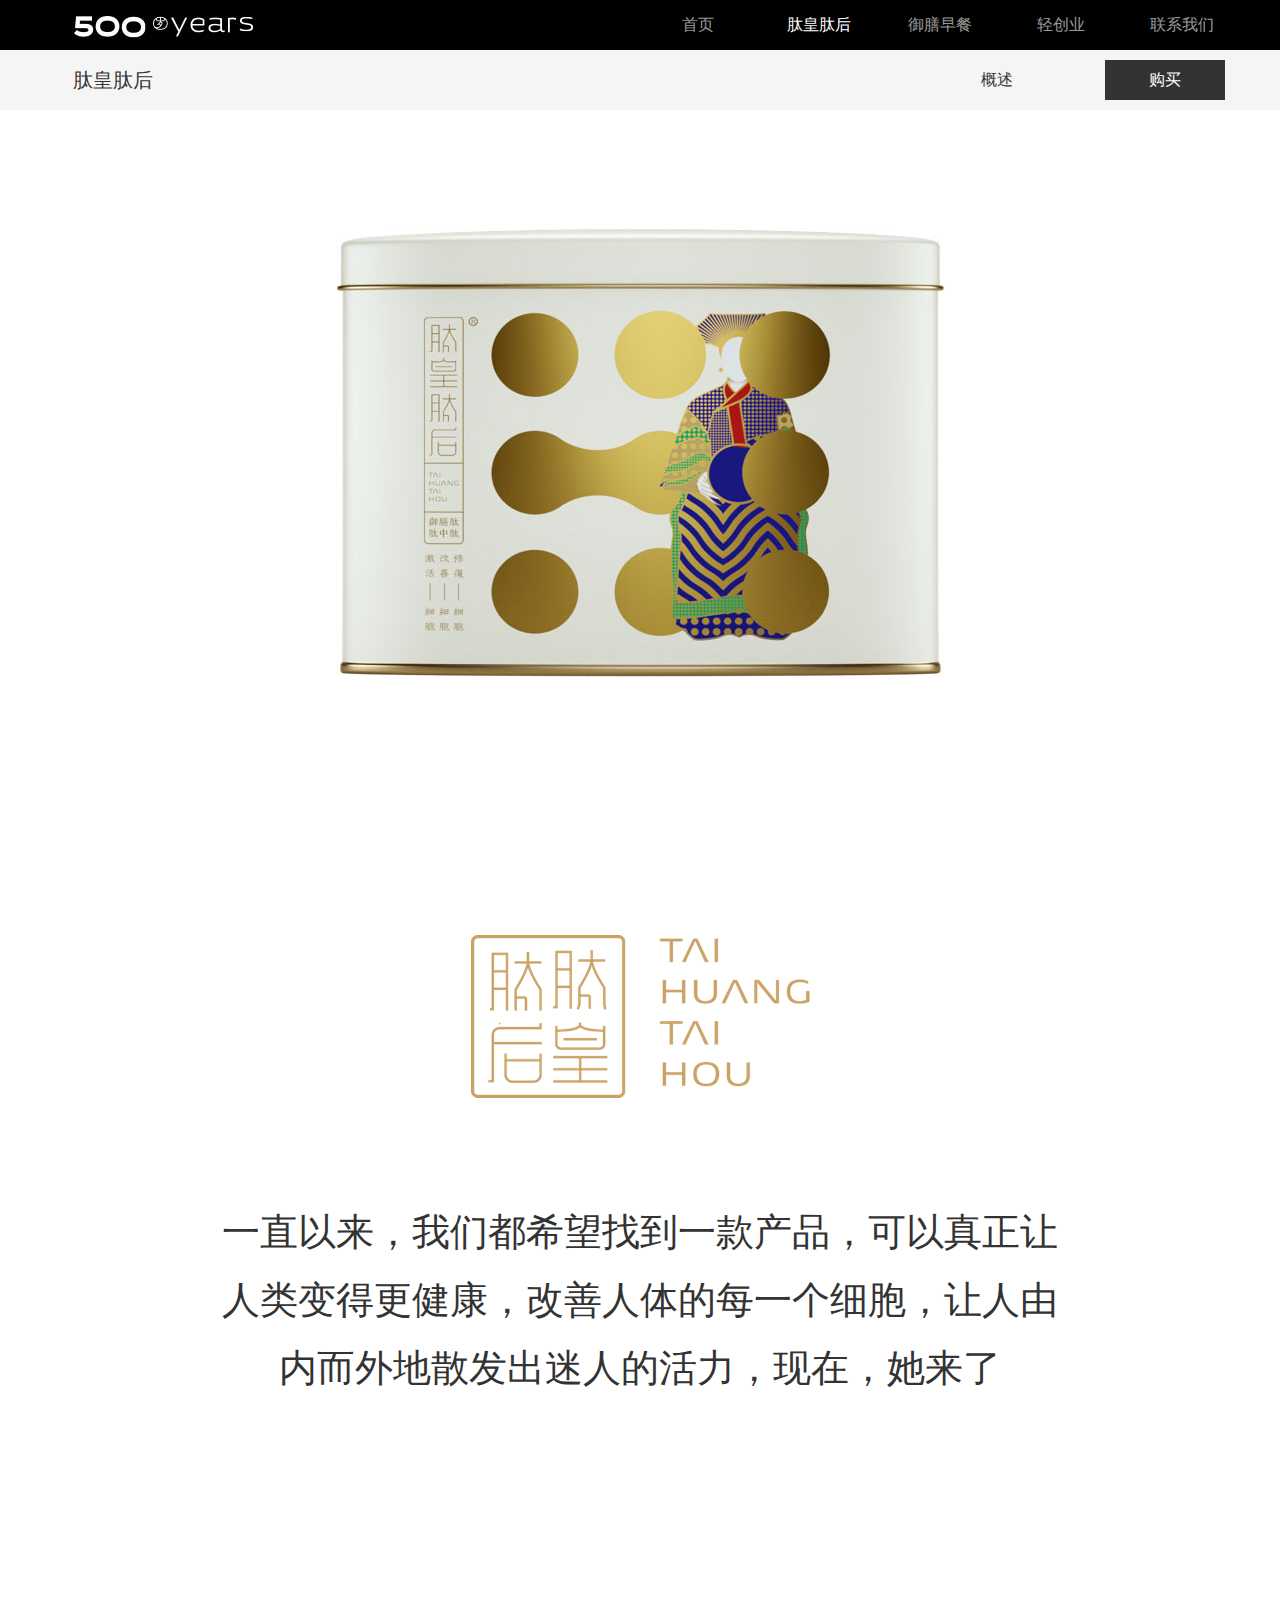
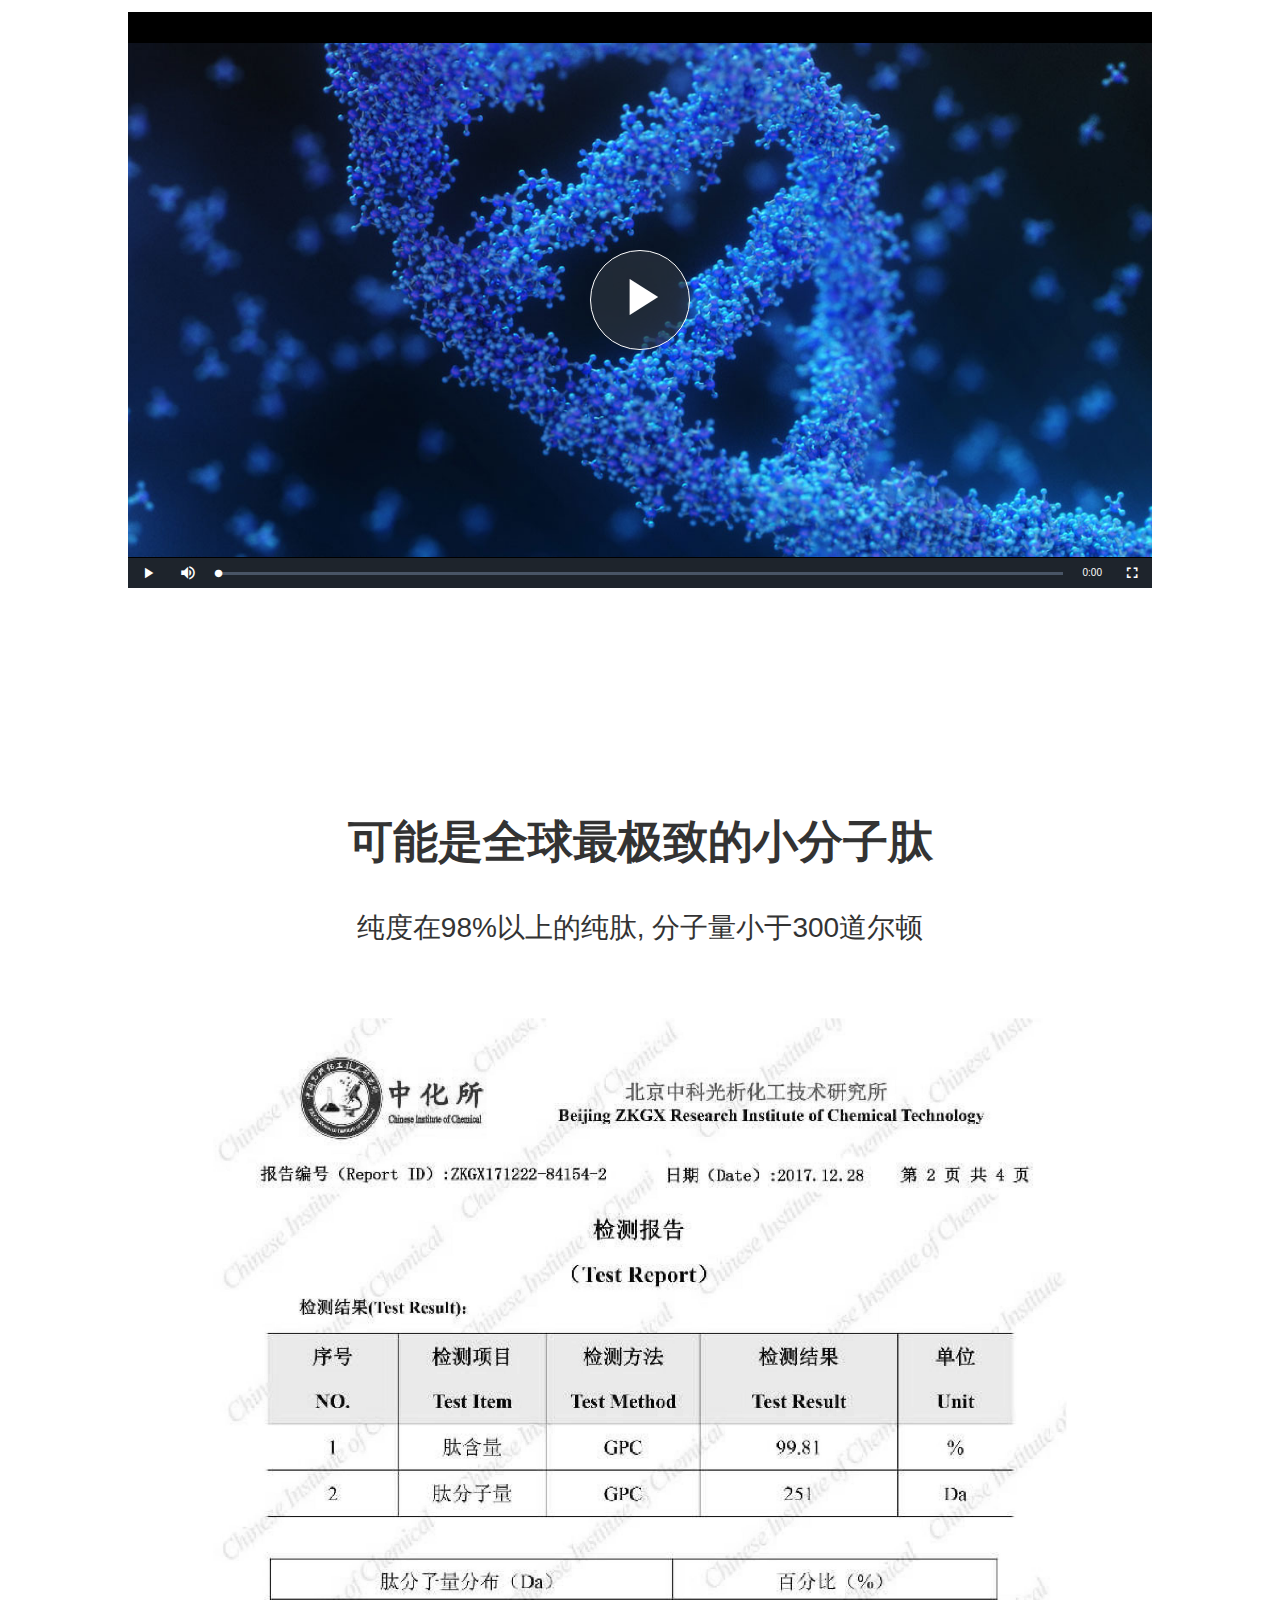
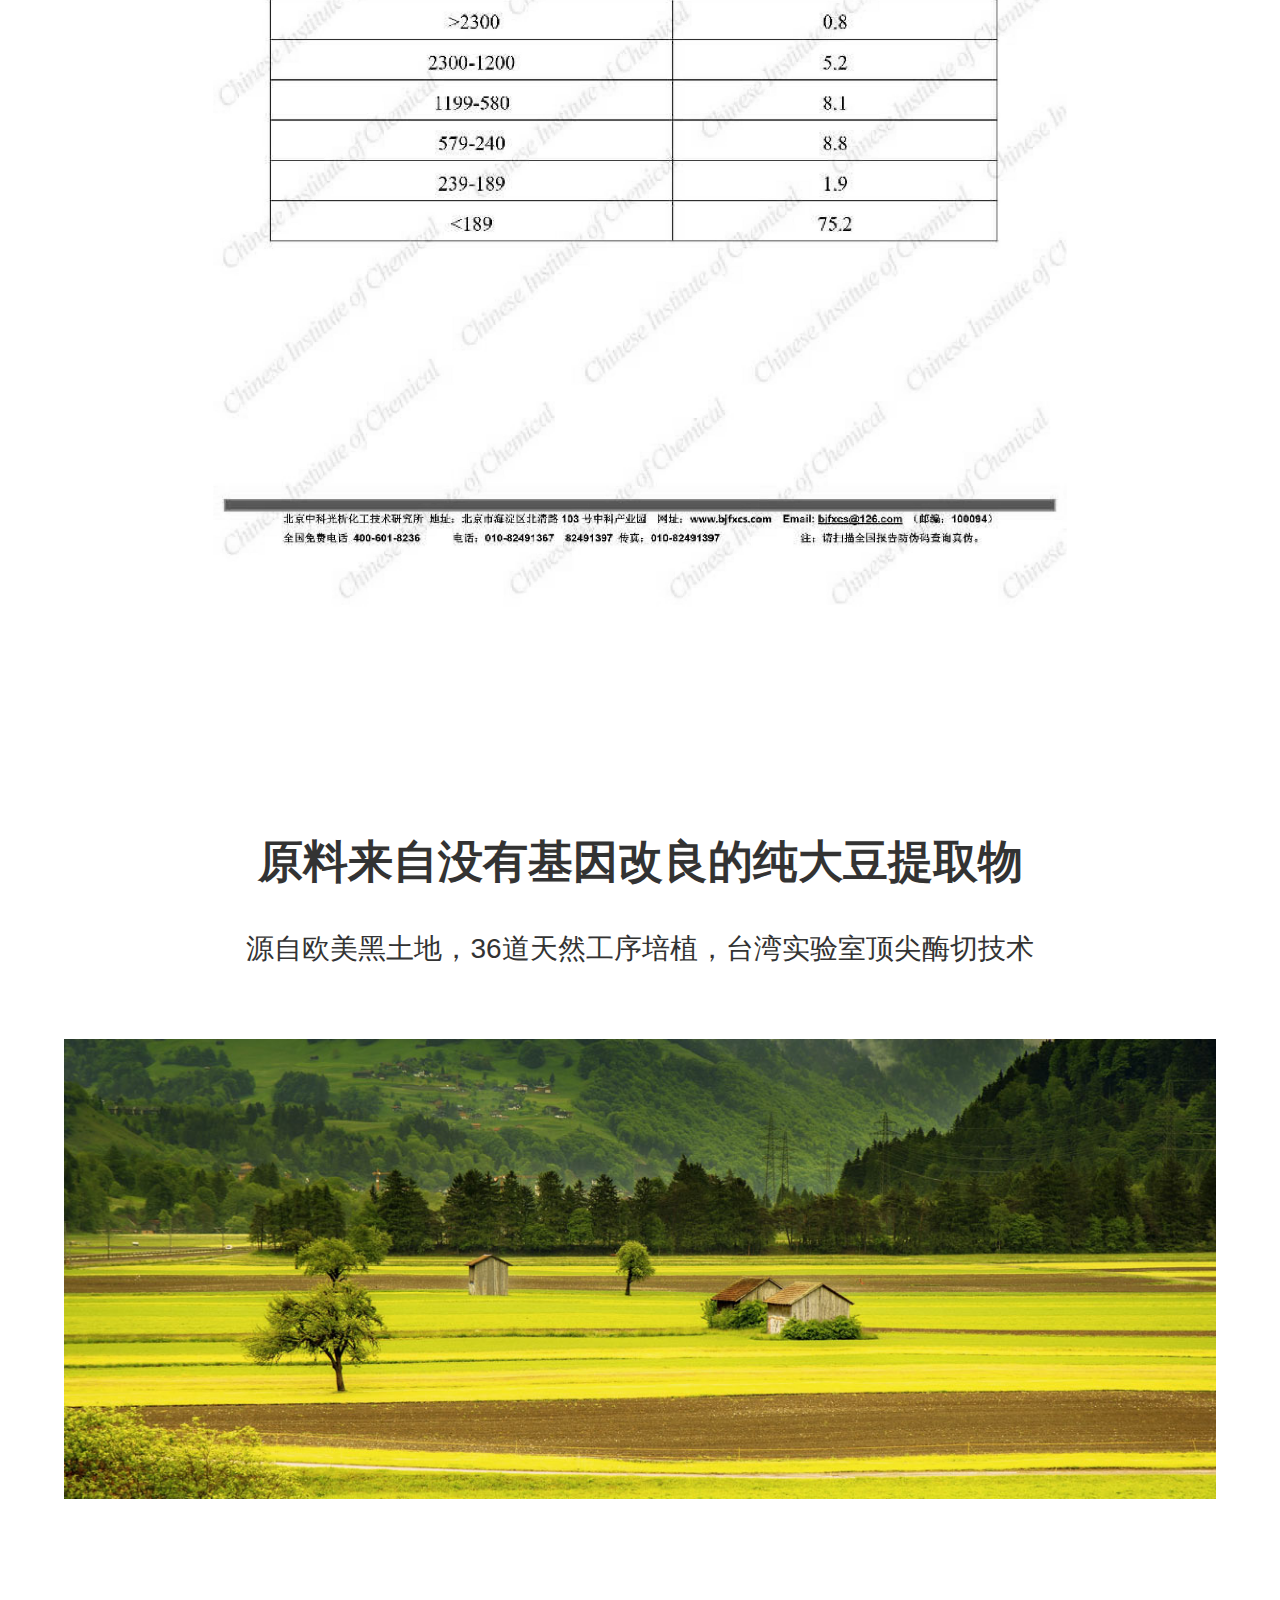
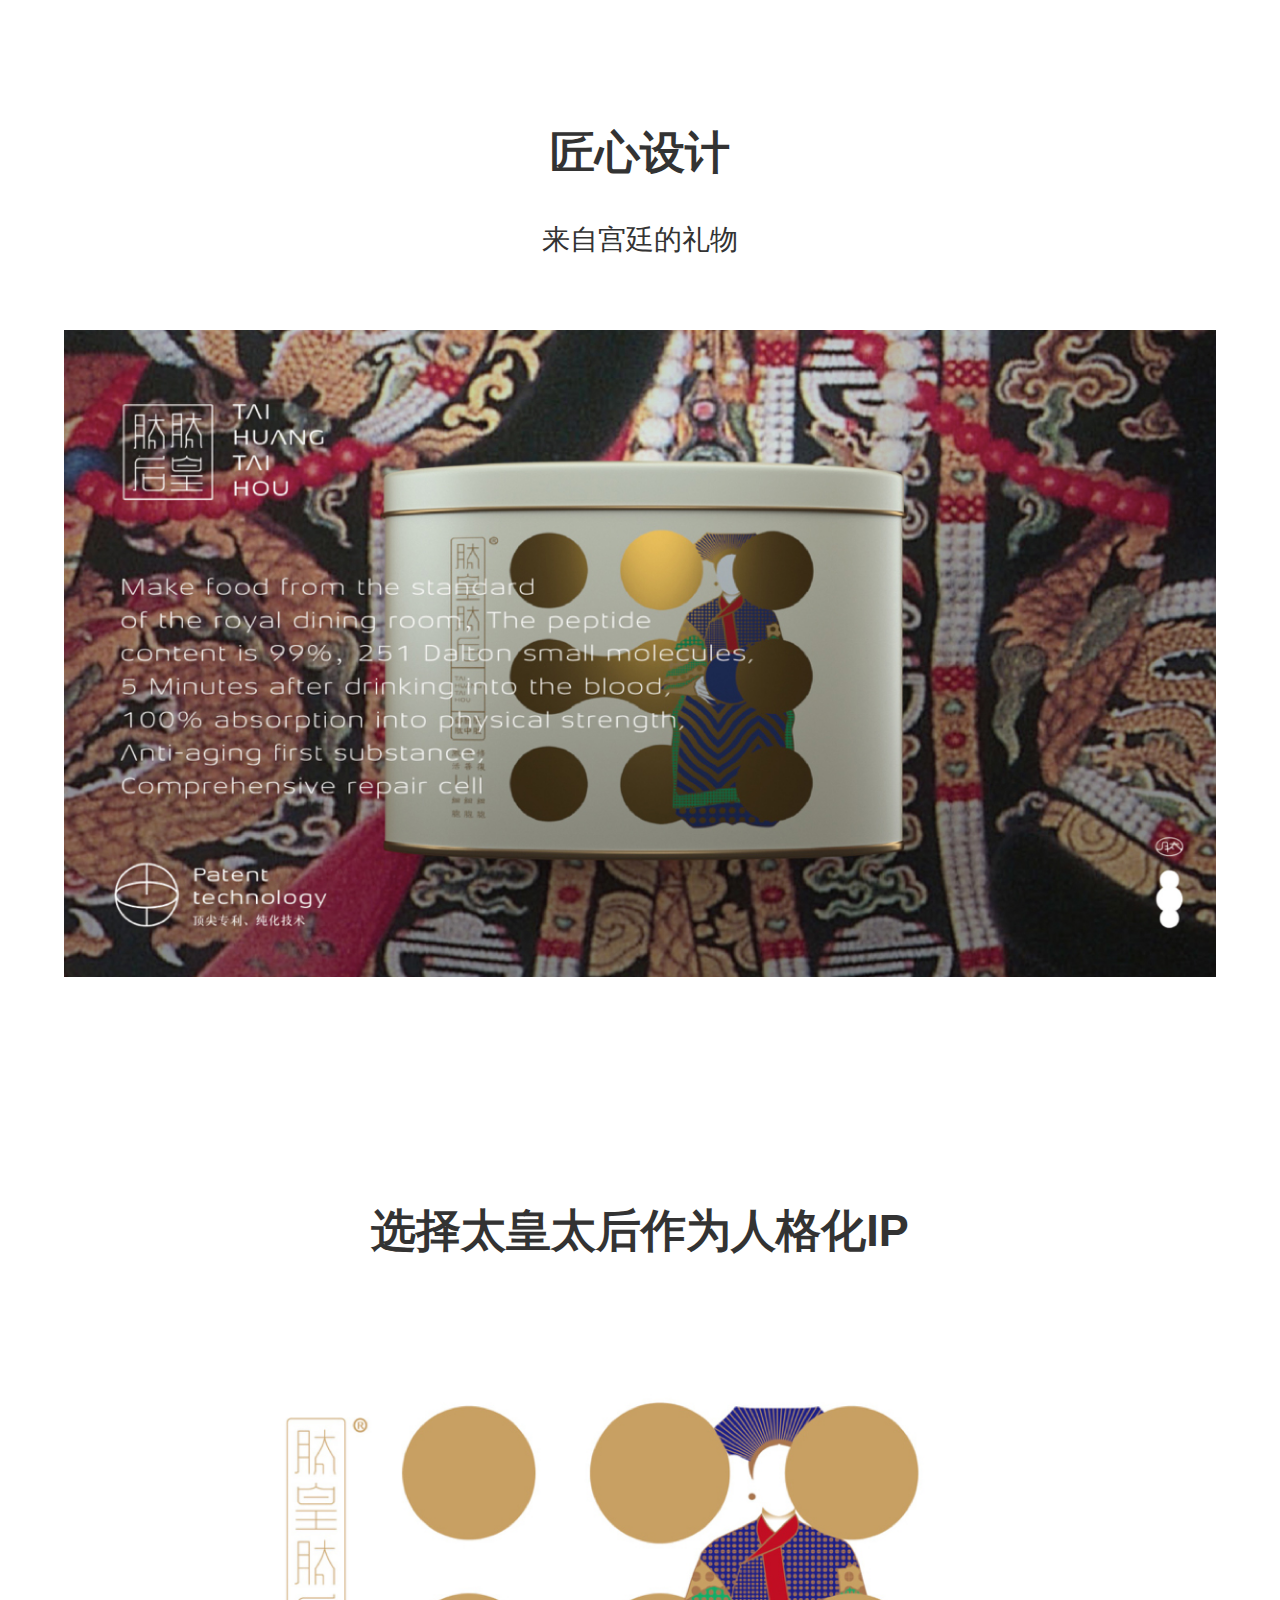
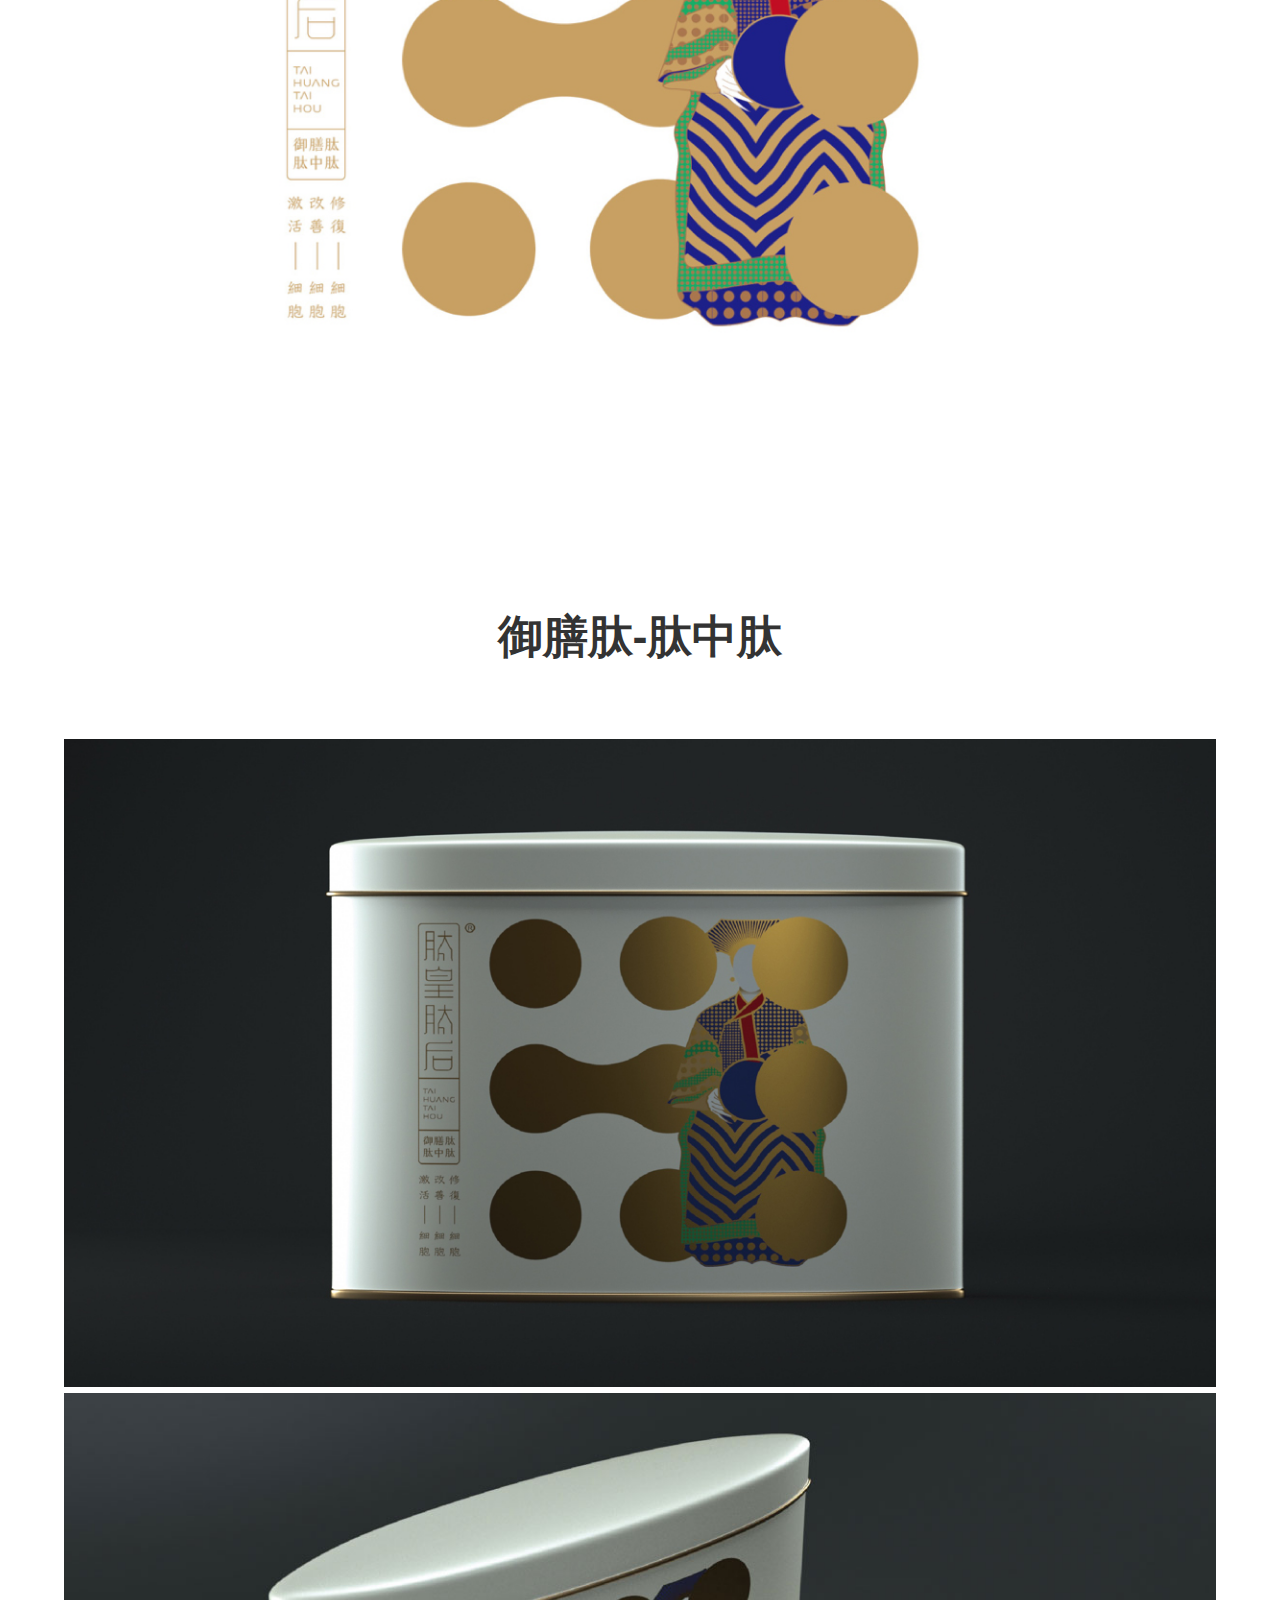
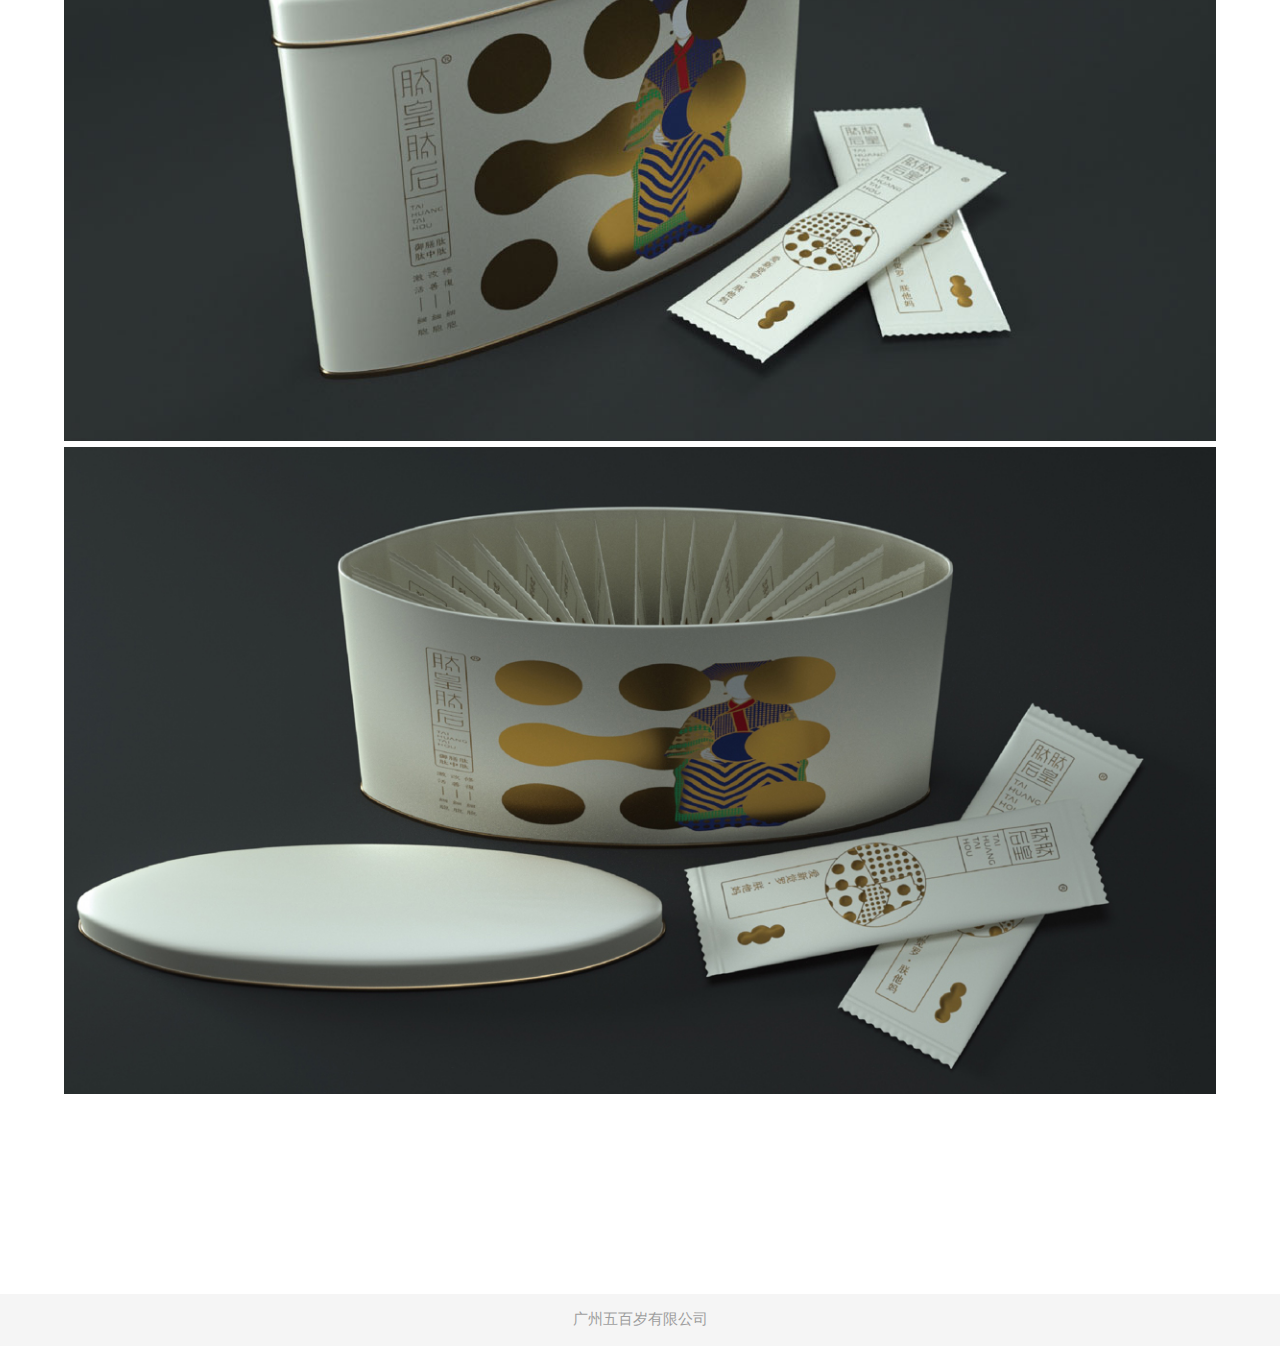
<file: pages/product1.html>
<!DOCTYPE html>
<html lang="en">

<head>
  <meta charset="UTF-8">
  <meta http-equiv="X-UA-Compatible" content="IE=edge">
  <!--<meta name="viewport" content="width=device-width, initial-scale=1">-->
  <!-- The above 3 meta tags *must* come first in the head; any other head content must come *after* these tags -->
  <title>500岁--肽皇肽后</title>

  <link rel="stylesheet" href="../static/libs/bootstrap-3.3.7-dist/css/bootstrap.min.css?ver=3.3.7">
  <link rel="stylesheet" href="../static/libs/normalize.css?ver=8.0.0">
  <link rel="stylesheet" href="../static/libs/video/video-js.min.css">
  <link rel="stylesheet" href="../static/css/main.css?ver=1522399710">
</head>

<body>
<div class="mask-box">
  <div class="qrcode-buy-box clearfix">
    <span class="close-btn pull-right">关闭</span>
    <img src="../static/img/product1/qrcode.png" alt="qrcode" width="100%">
  </div>
</div>
<div class="all-body-container">
  <div class="body-header">
    <div class="container container-header clearfix">
      <div class="row">
        <div class="company-logo pull-left"></div>
        <div class="pull-right text-center clearfix">
          <a href="./index.html" class="pull-left header-chose-btn">首页</a>
          <a href="./product1.html" class="pull-left header-chose-btn show">肽皇肽后</a>
          <a href="./product2.html" class="pull-left header-chose-btn">御膳早餐</a>
          <a href="./product3.html" class="pull-left header-chose-btn">轻创业</a>
          <a href="./about-us.html" class="pull-left header-chose-btn">联系我们</a>
        </div>
      </div>
    </div>
  </div>
</div>
<div class="all-body-container nav">
  <div class="container container-header">
    <div class="list_detail row clearfix">
      <div class="colum_title pull-left">肽皇肽后</div>
      <div class="colum_describe pull-right">
        <p>概述</p>
        <p class="show-qrcode">购买</p>
      </div>
    </div>
  </div>
</div>

<div class="colum_content all-body-container container-fluid">
  <ul class="contet_list row text-center">
    <li>
      <img src="../static/img/product1/pro1.jpg" alt="pro">
    </li>
    <li>
      <img src="../static/img/product1/pro2.png" alt="pro">
    </li>
    <li>
      <p class="has-max-width">一直以来，我们都希望找到一款产品，可以真正让人类变得更健康，改善人体的每一个细胞，让人由内而外地散发出迷人的活力，现在，她来了</p>
    </li>
    <li>
      <div class="video-product1 center-block">
        <video id="example_video_1" class="video-js vjs-default-skin vjs-big-play-centered vjs-16-9" controls preload="none" poster="../static/img/product3/video.jpg" data-setup="{}">
          <source src="../static/img/product1/test.mp4" type='video/mp4' />
        </video>
      </div>
    </li>
    <li>
      <p class="product1-title">可能是全球最极致的小分子肽</p>
      <p class="product1-text">纯度在98%以上的纯肽, 分子量小于300道尔顿</p>
      <img src="../static/img/product1/certificate.jpeg" alt="img" width="90%">
    </li>
    <!--<li>-->
      <!--<p class="product1-title">世界顶级专家团队</p>-->
      <!--<p class="product1-text">为产品品质保驾护航</p>-->
      <!--<img src="../static/img/product1/person.jpg" alt="img" width="90%">-->
      <!--<p class="peoduct1-person-text text-left">-->
        <!--<span class="icon">。</span><span class="text">中国医药大学药学研究所</span><br>-->
        <!--<span class="icon">。</span>美商Winthrop药厂市场总监<br>-->
        <!--<span class="icon">。</span>日商Toyot JOZO药品公司营销总监<br>-->
        <!--<span class="icon">。</span>亚洲大学兼任教授<br>-->
        <!--<span class="icon">。</span>美商4-Life生技公司医学顾问<br>-->
        <!--<span class="icon">。</span>500岁健康医学顾问<br>-->
        <!--<span class="icon">。</span>500岁纳米活性肽研发人-->
      <!--</p>-->
    <!--</li>-->
    <li>
      <p class="product1-title">原料来自没有基因改良的纯大豆提取物</p>
      <p class="product1-text">源自欧美黑土地，36道天然工序培植，台湾实验室顶尖酶切技术</p>
      <img src="../static/img/product1/pro3.jpg" alt="img" width="90%">
    </li>
    <li>
      <p class="product1-title">匠心设计</p>
      <p class="product1-text">来自宫廷的礼物</p>
      <img src="../static/img/product1/pro4.jpg" alt="img" width="90%">
    </li>
    <li>
      <p class="product1-title">选择太皇太后作为人格化IP</p>
      <p class="product1-text"></p>
      <img src="../static/img/product1/pro5.jpg" alt="img" width="90%">
    </li>
    <li>
      <p class="product1-title">御膳肽-肽中肽</p>
      <p class="product1-text"></p>
      <img src="../static/img/product1/pro6.jpg" alt="img" width="90%">
      <img src="../static/img/product1/pro7.jpg" alt="img" class="pro7-margin" width="90%">
      <img src="../static/img/product1/pro8.jpg" alt="img" width="90%">
    </li>
  </ul>
</div>
<div class="all-body-container footer text-center">广州五百岁有限公司</div>
<script src="../static/libs/jquery.min.js"></script>
<script src="../static/libs/video/video.min.js"></script>
<script src="../static/libs/video/videojs-ie8.min.js"></script>
<script>
  $(function(){
    $('.close-btn').on('click', function(){
        $(this).closest('.mask-box').slideUp("slow");
    });
    $('.show-qrcode').on('click', function(){
      $('.mask-box').slideDown("slow");
    });
    var player = videojs('example_video_1',{
      techOrder : ["html5","flash"],
      bigPlayButton : true,
      textTrackDisplay : false,
      posterImage: false,
      errorDisplay : false,
      control : {
        captionsButton : false,
        chaptersButton: false,
        subtitlesButton:false,
        liveDisplay:false,
        playbackRateMenuButton:false
      }
    });
  });
</script>
</body>

</html>
</file>
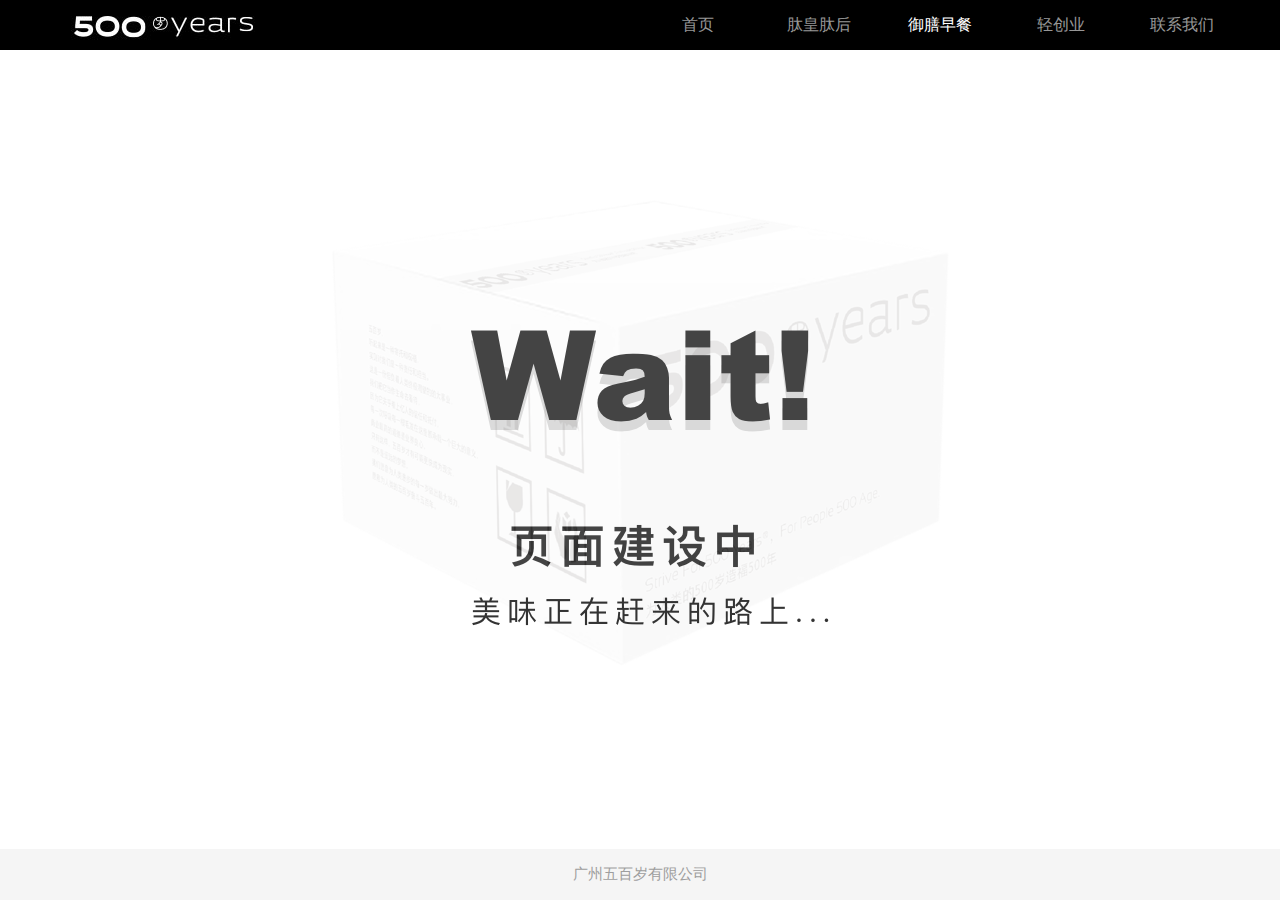
<file: pages/product2.html>
<!DOCTYPE html>
<html lang="en">

<head>
  <meta charset="UTF-8">
  <meta http-equiv="X-UA-Compatible" content="IE=edge">
  <!--<meta name="viewport" content="width=device-width, initial-scale=1">-->
  <!-- The above 3 meta tags *must* come first in the head; any other head content must come *after* these tags -->
  <title>500岁--御膳早餐</title>

  <link rel="stylesheet" href="../static/libs/bootstrap-3.3.7-dist/css/bootstrap.min.css?ver=3.3.7">
  <link rel="stylesheet" href="../static/libs/normalize.css?ver=8.0.0">
  <link rel="stylesheet" href="../static/css/main.css?ver=1522399710">
</head>

<body class="product2 all-body-container">
<div class="all-body-container">
  <div class="body-header">
    <div class="container container-header clearfix">
      <div class="row">
        <div class="company-logo pull-left"></div>
        <div class="pull-right text-center clearfix">
          <a href="./index.html" class="pull-left header-chose-btn">首页</a>
          <a href="./product1.html" class="pull-left header-chose-btn">肽皇肽后</a>
          <a href="./product2.html" class="pull-left header-chose-btn show">御膳早餐</a>
          <a href="./product3.html" class="pull-left header-chose-btn">轻创业</a>
          <a href="./about-us.html" class="pull-left header-chose-btn">联系我们</a>
        </div>
      </div>
    </div>
  </div>
</div>
<img src="../static/img/product2/no-pro.png" alt="no" class="no-product-img">
<div class="all-body-container footer text-center">广州五百岁有限公司</div>
</body>

</html>
</file>
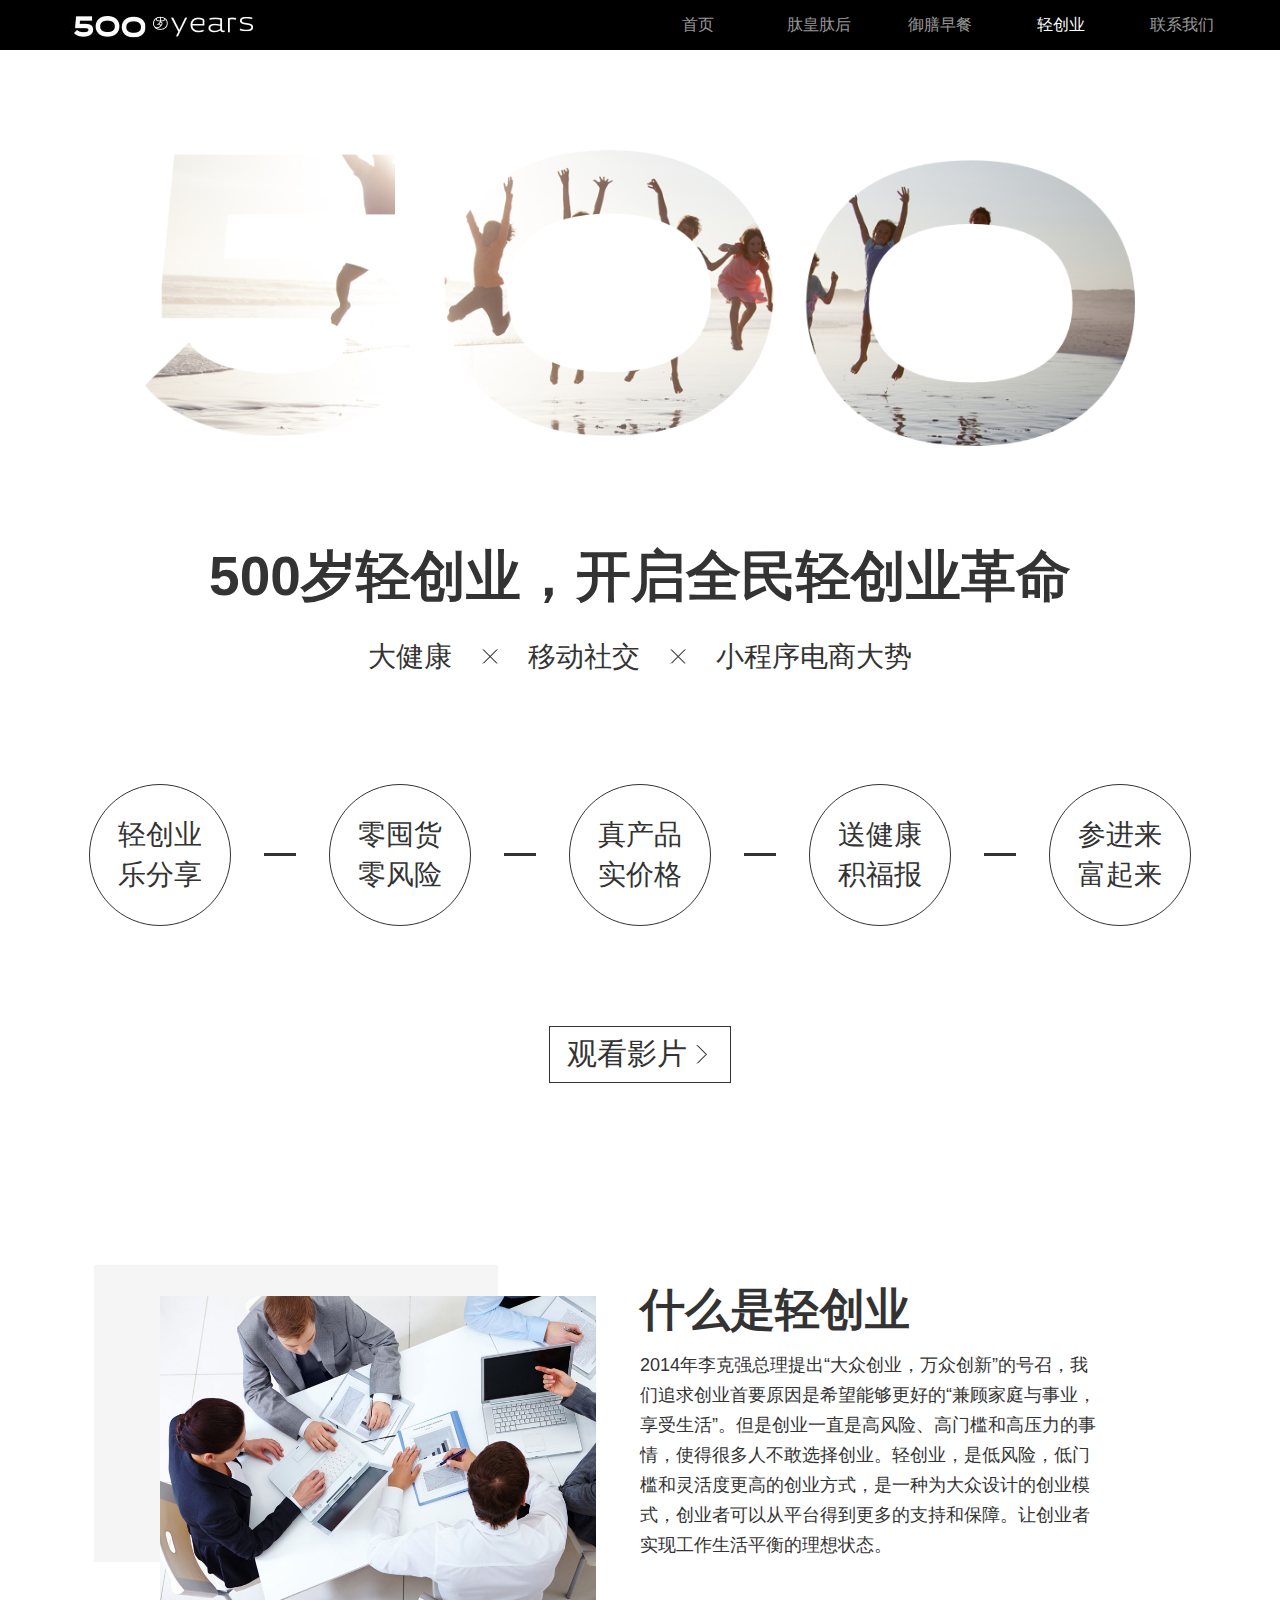
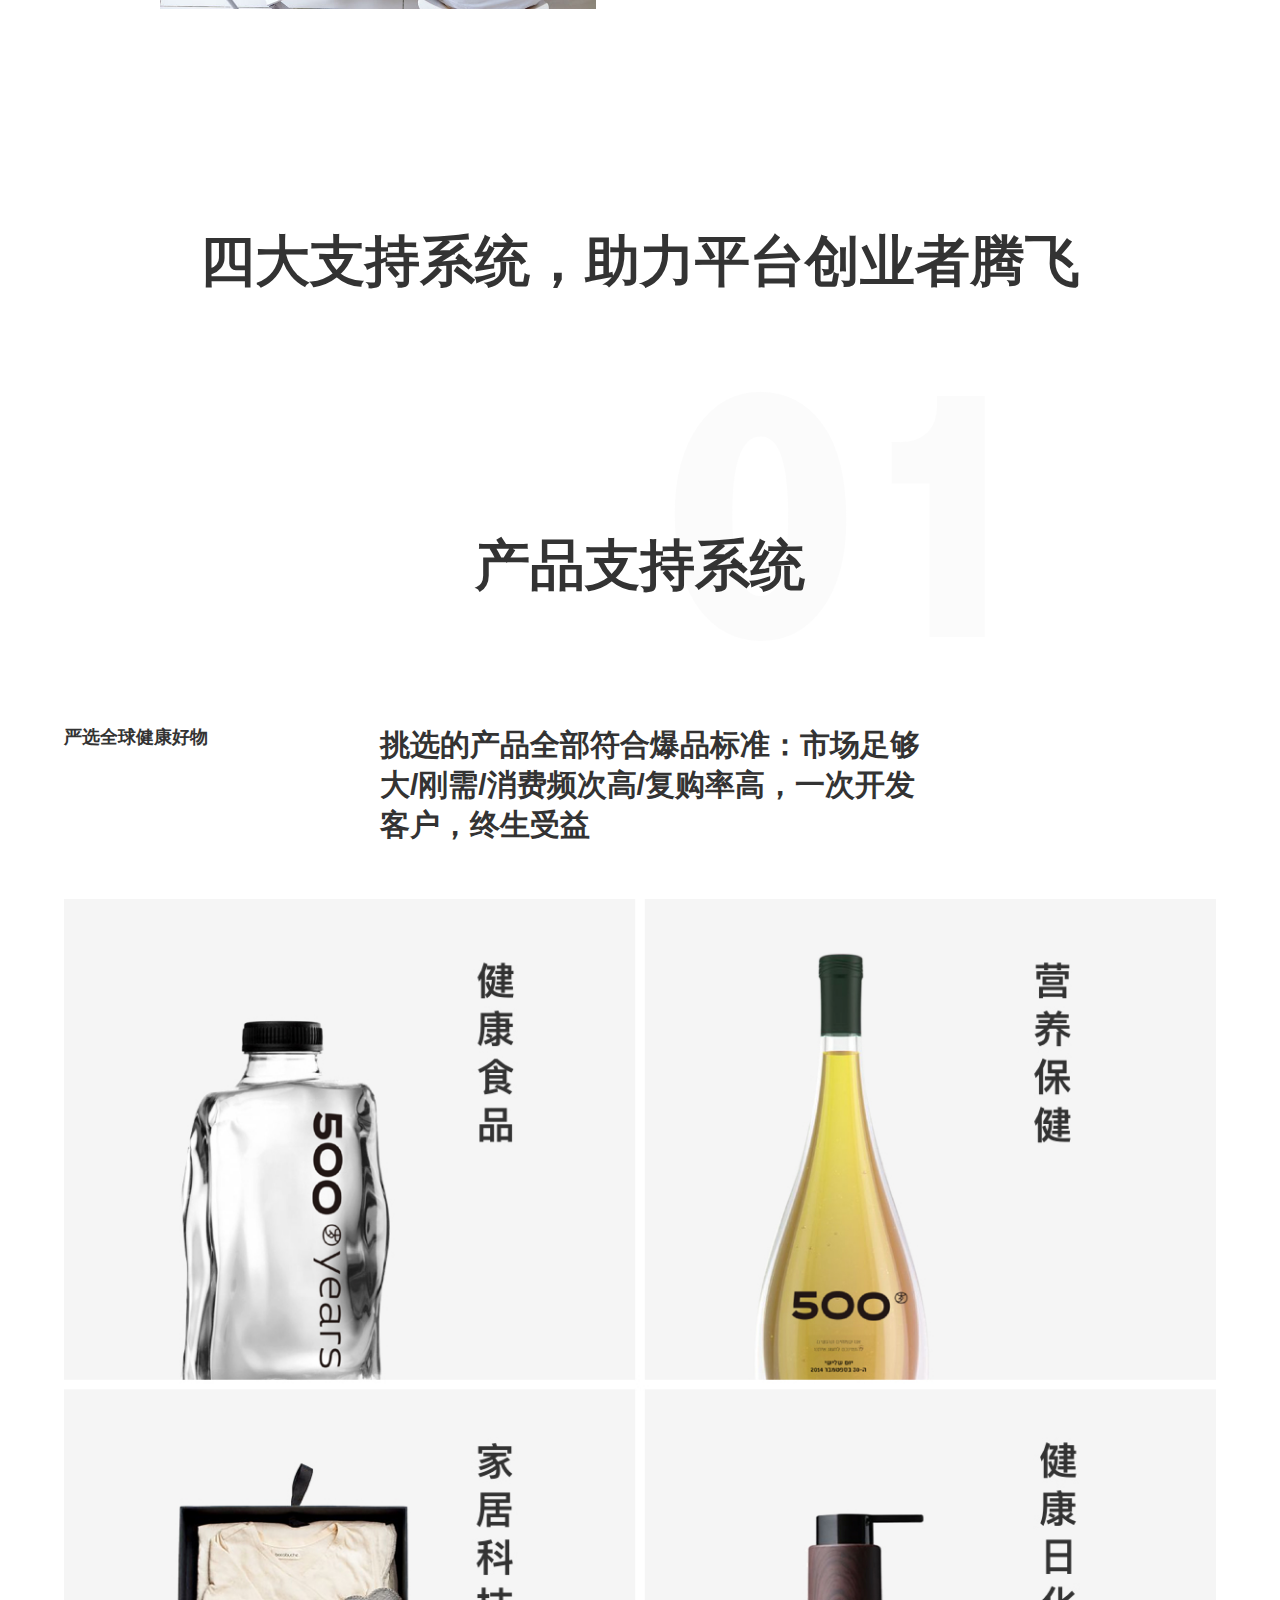
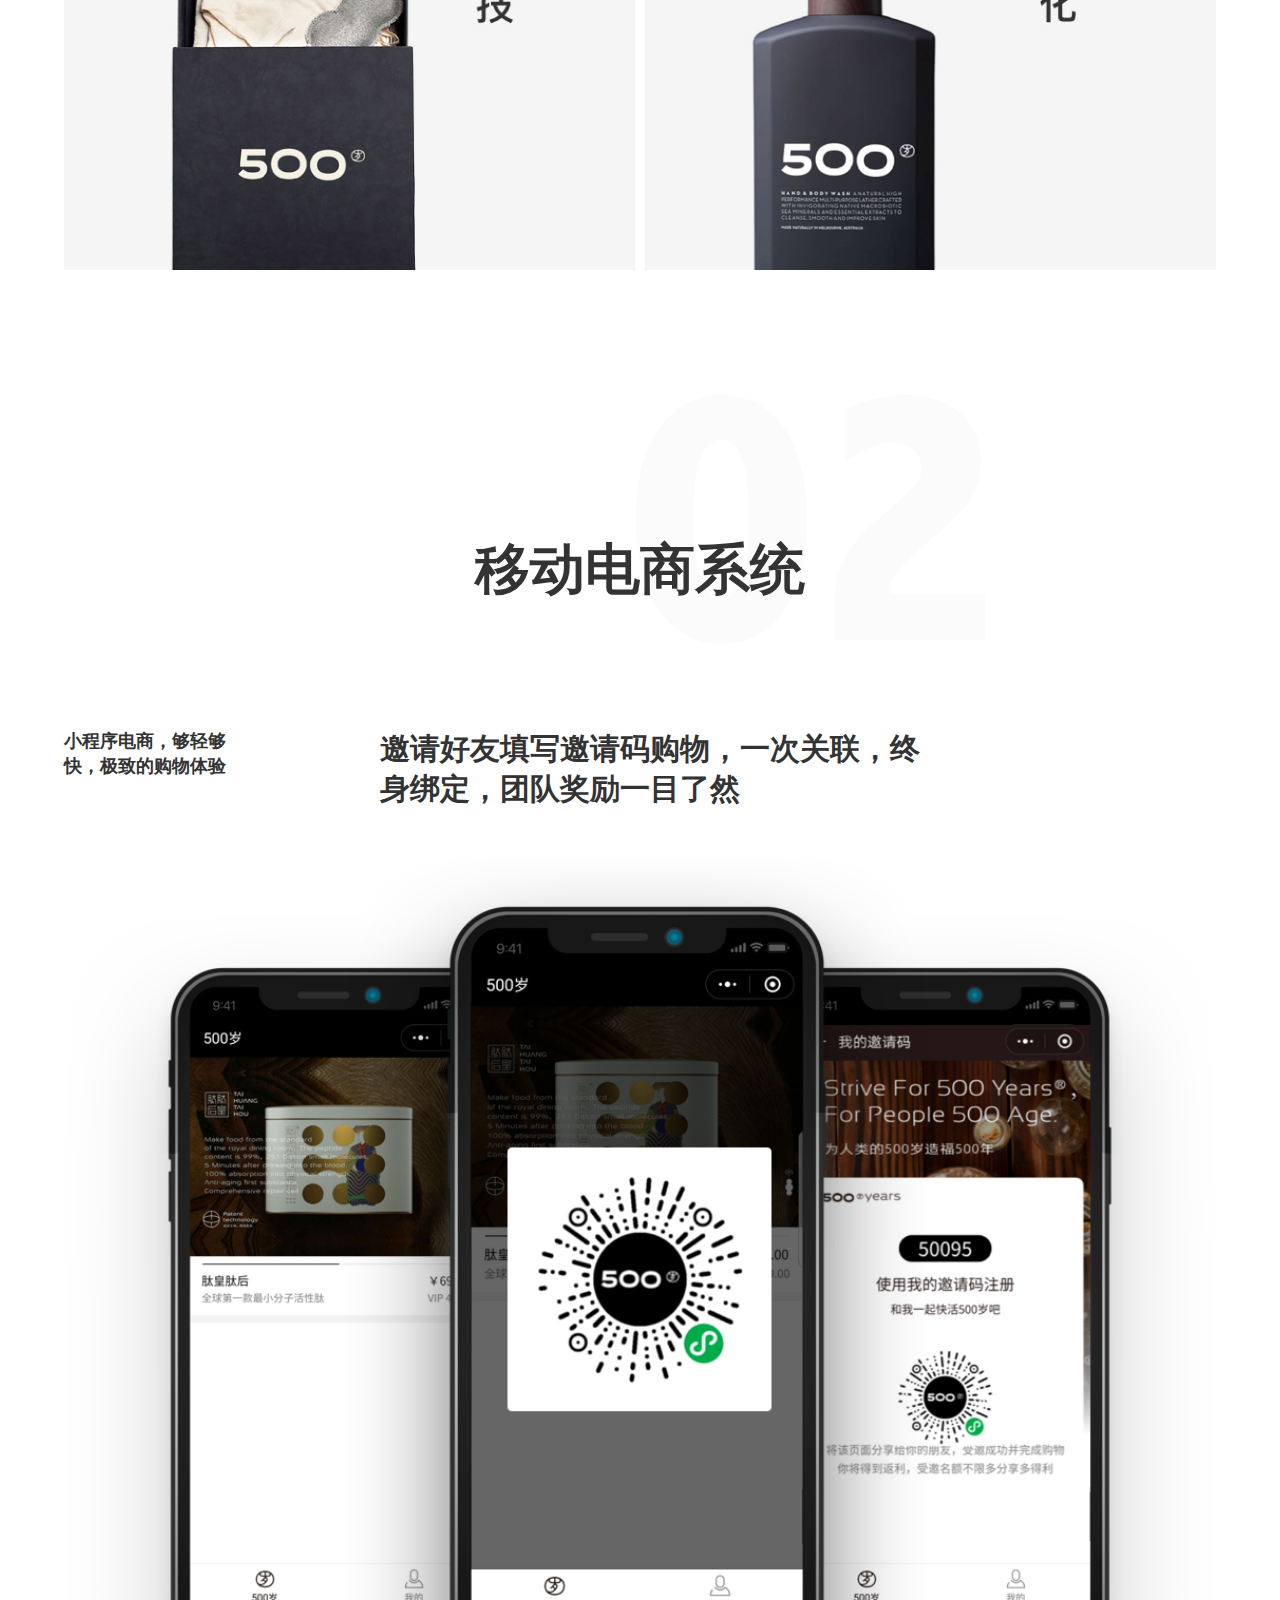
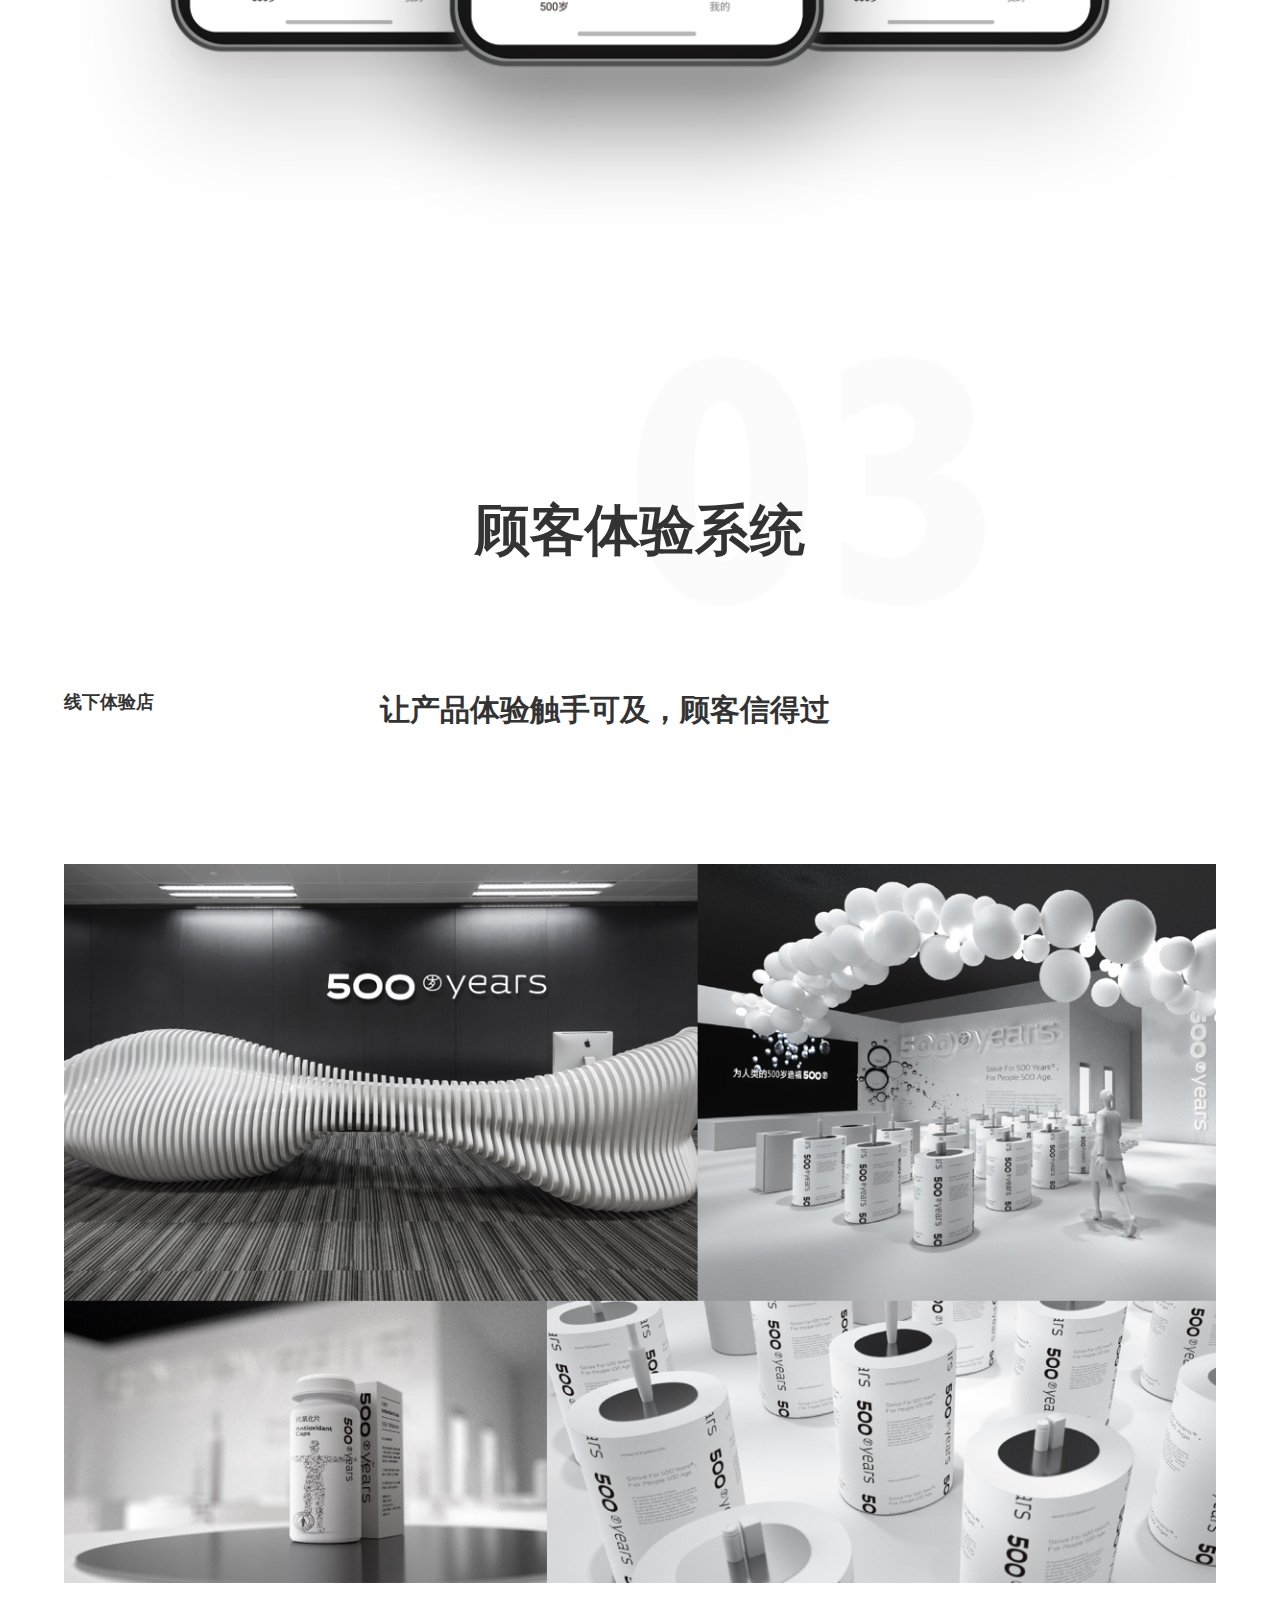
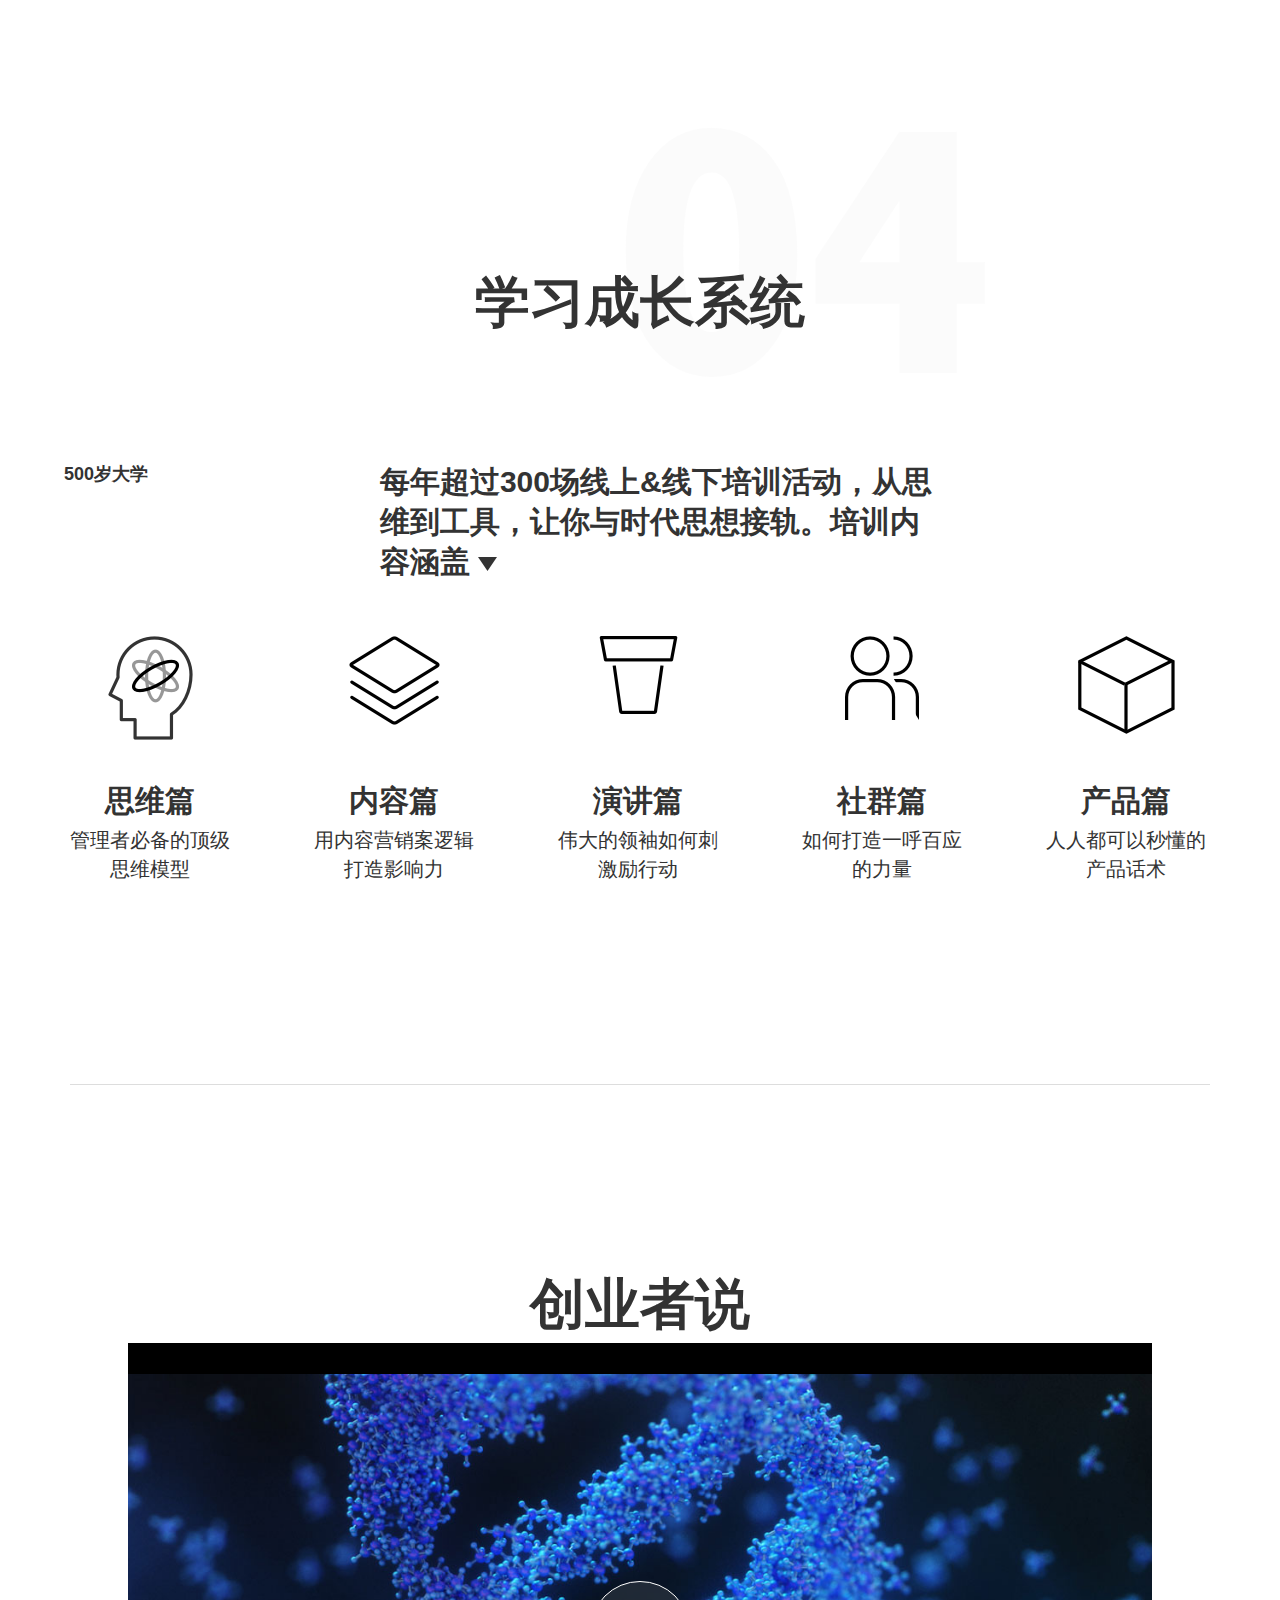
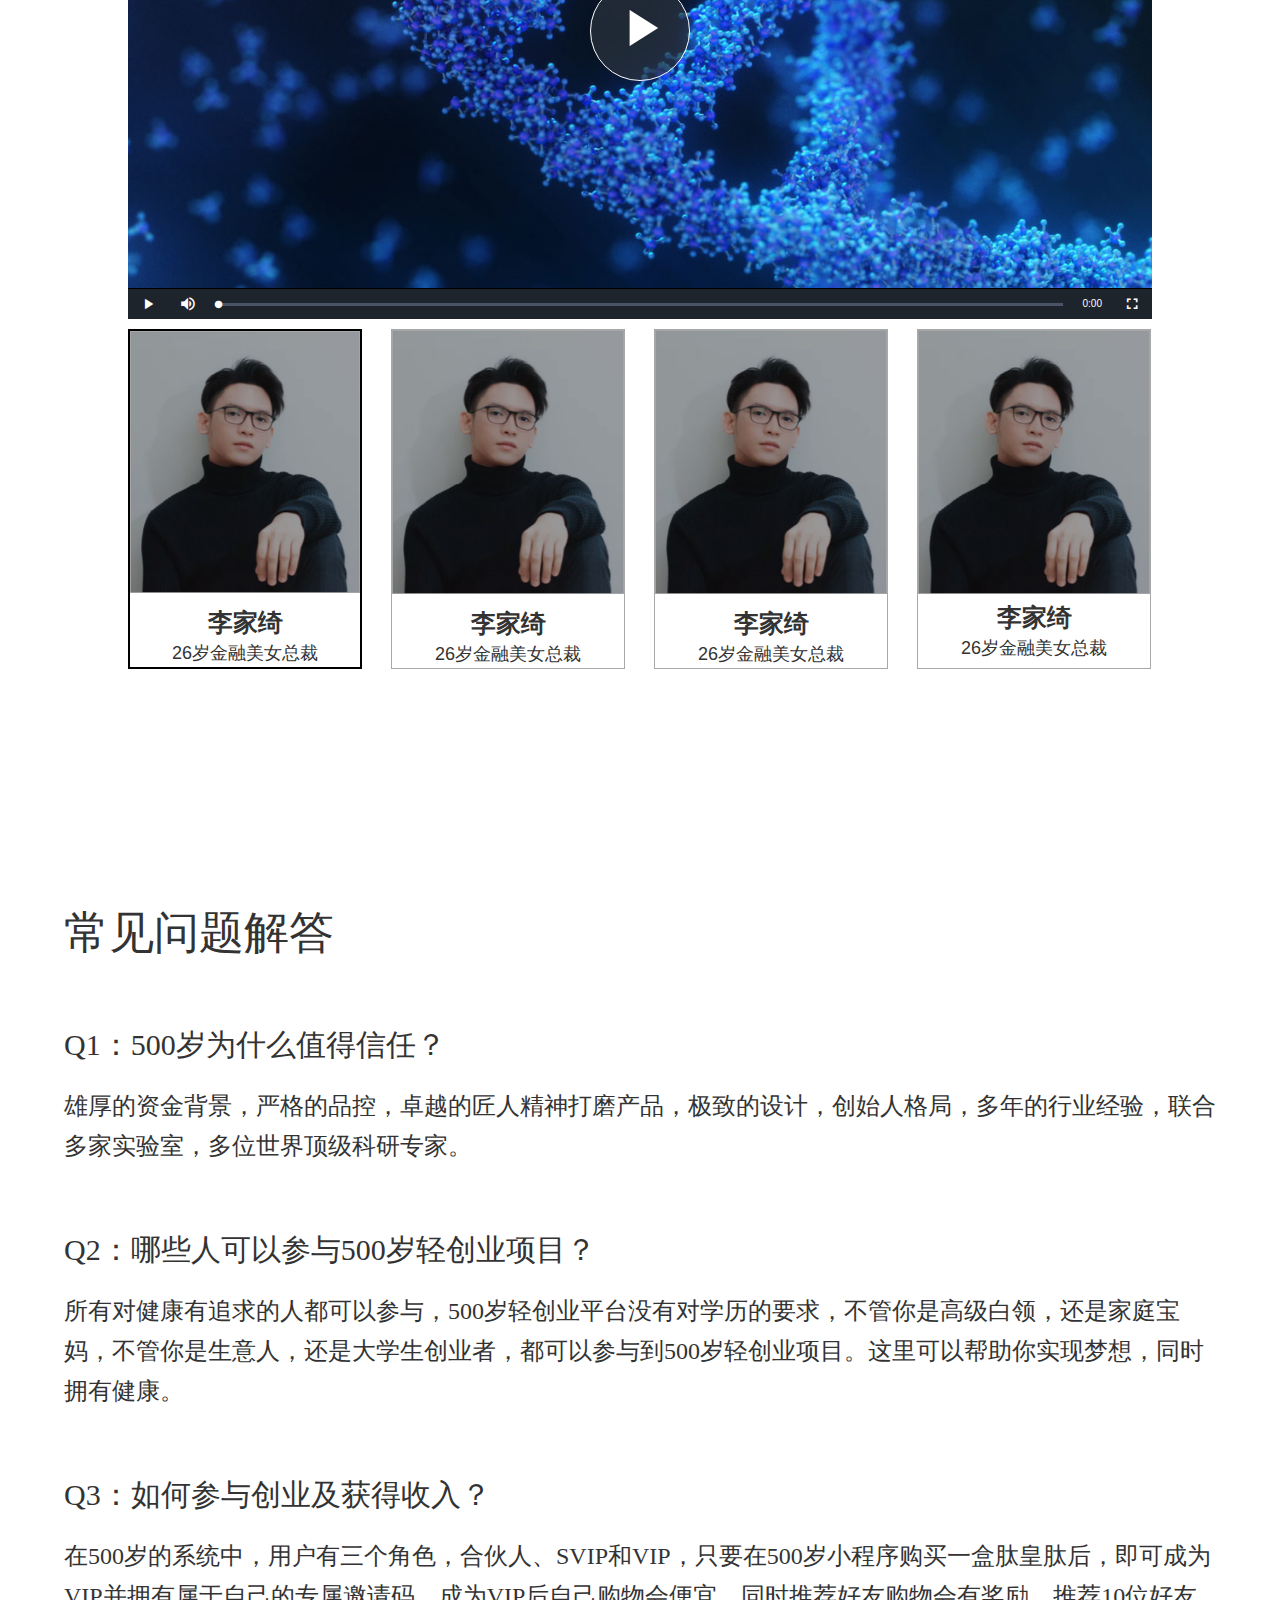
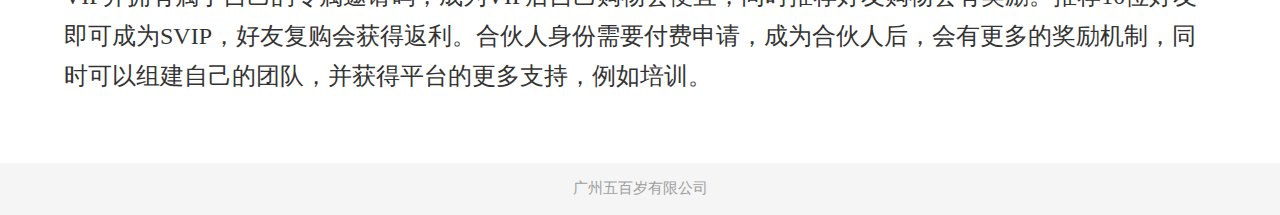
<file: pages/product3.html>
<!DOCTYPE html>
<html lang="en">

<head>
  <meta charset="UTF-8">
  <meta http-equiv="X-UA-Compatible" content="IE=edge">
  <!--<meta name="viewport" content="width=device-width, initial-scale=1">-->
  <!-- The above 3 meta tags *must* come first in the head; any other head content must come *after* these tags -->
  <title>500岁--轻创业</title>

  <link rel="stylesheet" href="../static/libs/bootstrap-3.3.7-dist/css/bootstrap.min.css?ver=3.3.7">
  <link rel="stylesheet" href="../static/libs/normalize.css?ver=8.0.0">
  <link rel="stylesheet" href="../static/libs/video/video-js.min.css">
  <link rel="stylesheet" href="../static/css/main.css?ver=1522399710">
</head>

<body>
<div class="all-body-container">
  <div class="body-header">
    <div class="container container-header clearfix">
      <div class="row">
        <div class="company-logo pull-left"></div>
        <div class="pull-right text-center clearfix">
          <a href="./index.html" class="pull-left header-chose-btn">首页</a>
          <a href="./product1.html" class="pull-left header-chose-btn">肽皇肽后</a>
          <a href="./product2.html" class="pull-left header-chose-btn">御膳早餐</a>
          <a href="./product3.html" class="pull-left header-chose-btn show">轻创业</a>
          <a href="./about-us.html" class="pull-left header-chose-btn">联系我们</a>
        </div>
      </div>
    </div>
  </div>
</div>
<div class="all-body-container text-center clearfix">
  <div class="width-product3">
    <img src="../static/img/product3/pro1.png" alt="pro" class="product3-title-img">
    <h1 class="product3-first-title">500岁轻创业，开启全民轻创业革命</h1>
    <p class="product3-title-next-text">
      <span class="text">大健康</span><span class="icon"></span><span class="text">移动社交</span><span class="icon"></span><span class="text">小程序电商大势</span>
    </p>
    <div class="product3-circle-list clearfix">
      <div class="text-center">
        <div class="circle-list center-block clearfix">
          <div class="circle-box pull-left">
            <span class="text">轻创业<br>乐分享</span>
          </div>
          <div class="line-box pull-left">
            <div class="line"></div>
          </div>
          <div class="circle-box pull-left">
            <span class="text">零囤货<br>零风险</span>
          </div>
          <div class="line-box pull-left">
            <div class="line"></div>
          </div>
          <div class="circle-box pull-left">
            <span class="text">真产品<br>实价格</span>
          </div>
          <div class="line-box need-hidden pull-left">
            <div class="line"></div>
          </div>
          <div class="circle-box pull-left">
            <span class="text">送健康<br>积福报</span>
          </div>
          <div class="line-box pull-left">
            <div class="line"></div>
          </div>
          <div class="circle-box pull-left">
            <span class="text">参进来<br>富起来</span>
          </div>
        </div>
      </div>
    </div>
    <p><a href="javascript:;" class="look-video"><span>观看影片&nbsp;</span><span class="slide-icon"></span></a></p>
    <div class="all-body-container container-fluid clearfix">
      <div class="row product3-model1">
        <div class="col-xs-6">
          <div class="model3-video">
            <img src="../static/img/product3/pro2-1.jpg" class="video-src-img">
          </div>
        </div>
        <div class="model3-title text-left col-xs-6">
          <h2 class="title">什么是轻创业</h2>
          <p class="text">
            2014年李克强总理提出“大众创业，万众创新”的号召，我们追求创业首要原因是希望能够更好的“兼顾家庭与事业，享受生活”。但是创业一直是高风险、高门槛和高压力的事情，使得很多人不敢选择创业。轻创业，是低风险，低门槛和灵活度更高的创业方式，是一种为大众设计的创业模式，创业者可以从平台得到更多的支持和保障。让创业者实现工作生活平衡的理想状态。</p>
        </div>
      </div>
    </div>
    <p class="product3-first-title">四大支持系统，助力平台创业者腾飞</p>
    <span class="product3-second-title one">产品支持系统</span>
    <div class="product3-second-text text-left">
      <span class="left-small">严选全球健康好物</span>
      <span class="right-big">挑选的产品全部符合爆品标准：市场足够大/刚需/消费频次高/复购率高，一次开发客户，终生受益</span>
    </div>
    <img src="../static/img/product3/pro3.jpg" alt="" width="100%">
    <span class="product3-second-title two">移动电商系统</span>
    <div class="product3-second-text text-left">
      <span class="left-small">小程序电商，够轻够<br>快，极致的购物体验</span>
      <span class="right-big no-height">邀请好友填写邀请码购物，一次关联，终身绑定，团队奖励一目了然</span>
    </div>
    <img src="../static/img/product3/pro4.png" alt="" width="100%">
    <span class="product3-second-title three">顾客体验系统</span>
    <div class="product3-second-text text-left">
      <span class="left-small">线下体验店</span>
      <span class="right-big">让产品体验触手可及，顾客信得过</span>
    </div>
    <img src="../static/img/product3/pro5.jpg" alt="" width="100%">
    <span class="product3-second-title four">学习成长系统</span>
    <div class="product3-second-text text-left">
      <span class="left-small">500岁大学</span>
      <span class="right-big">每年超过300场线上&线下培训活动，从思维到工具，让你与时代思想接轨。培训内容涵盖&nbsp;<img src="../static/img/product3/slide.png" alt=""></span>
    </div>
    <ul class="study-list-box clearfix">
      <li class="study-list text-center pull-left">
        <div class="top-img-box">
          <img src="../static/img/product3/pro6.png" alt="" width="85" height="104">
        </div>
        <p class="text01">思维篇</p>
        <p class="text02">管理者必备的顶级<br>思维模型</p>
      </li>
      <li class="this-margin pull-left"></li>
      <li class="study-list text-center pull-left">
        <div class="top-img-box">
          <img src="../static/img/product3/pro7.png" alt="" width="91" height="89">
        </div>
        <p class="text01">内容篇</p>
        <p class="text02">用内容营销案逻辑<br>打造影响力</p>
      </li>
      <li class="this-margin pull-left"></li>
      <li class="study-list text-center pull-left">
        <div class="top-img-box">
          <img src="../static/img/product3/pro8.png" alt="" width="79" height="78">
        </div>
        <p class="text01">演讲篇</p>
        <p class="text02">伟大的领袖如何刺<br>激励行动</p>
      </li>
      <li class="this-margin pull-left"></li>
      <li class="study-list text-center pull-left">
        <div class="top-img-box">
          <img src="../static/img/product3/pro9.png" alt="" width="74" height="84">
        </div>
        <p class="text01">社群篇</p>
        <p class="text02">如何打造一呼百应<br>的力量</p>
      </li>
      <li class="this-margin pull-left"></li>
      <li class="study-list text-center pull-left">
        <div class="top-img-box">
          <img src="../static/img/product3/pro10.png" alt="" width="97" height="98">
        </div>
        <p class="text01">产品篇</p>
        <p class="text02">人人都可以秒懂的<br>产品话术</p>
      </li>
    </ul>
    <p class="product3-first-title">创业者说</p>
    <div class="product3-video center-block">
      <video id="example_video_1" class="video-js vjs-default-skin video-slide-class vjs-16-9" controls preload="none" poster="../static/img/product3/video.jpg" data-setup="{}">
        <source src="../static/img/product1/test.mp4" type='video/mp4' />
      </video>
    </div>
    <ul class="leader-list-box text-center clearfix">
      <li class="leader-list show pull-left">
        <img src="../static/img/product3/person.jpg" alt="" width="100%">
        <p class="bottom-box">
        <p class="name">李家绮</p>
        <p class="text">26岁金融美女总裁</p>
        </p>
      </li>
      <li class="leader-list pull-left">
        <img src="../static/img/product3/person.jpg" alt="" width="100%">
        <p class="bottom-box">
        <p class="name">李家绮</p>
        <p class="text">26岁金融美女总裁</p>
        </p>
      </li>
      <li class="leader-list pull-left">
        <img src="../static/img/product3/person.jpg" alt="" width="100%">
        <p class="bottom-box">
        <p class="name">李家绮</p>
        <p class="text">26岁金融美女总裁</p>
        </p>
      </li>
      <li class="leader-list pull-left" style="margin-right: 0;">
        <img src="../static/img/product3/person.jpg" alt="" width="100%">
        <div class="bottom-box">
          <p class="name">李家绮</p>
          <p class="text">26岁金融美女总裁</p>
        </div>
      </li>
    </ul>
    <div class="question-answer">
      <h3>常见问题解答</h3>
      <h4>Q1：500岁为什么值得信任？</h4>
      <p>雄厚的资金背景，严格的品控，卓越的匠人精神打磨产品，极致的设计，创始人格局，多年的行业经验，联合多家实验室，多位世界顶级科研专家。</p>
      <h4>Q2：哪些人可以参与500岁轻创业项目？</h4>
      <p>所有对健康有追求的人都可以参与，500岁轻创业平台没有对学历的要求，不管你是高级白领，还是家庭宝妈，不管你是生意人，还是大学生创业者，都可以参与到500岁轻创业项目。这里可以帮助你实现梦想，同时拥有健康。</p>
      <h4>Q3：如何参与创业及获得收入？</h4>
      <p>
        在500岁的系统中，用户有三个角色，合伙人、SVIP和VIP，只要在500岁小程序购买一盒肽皇肽后，即可成为VIP并拥有属于自己的专属邀请码，成为VIP后自己购物会便宜，同时推荐好友购物会有奖励。推荐10位好友即可成为SVIP，好友复购会获得返利。合伙人身份需要付费申请，成为合伙人后，会有更多的奖励机制，同时可以组建自己的团队，并获得平台的更多支持，例如培训。</p>
    </div>
  </div>
</div>
<div class="all-body-container footer text-center">广州五百岁有限公司</div>
<script src="../static/libs/jquery.min.js"></script>
<script src="../static/libs/video/video.min.js"></script>
<script src="../static/libs/video/videojs-ie8.min.js"></script>
<script>
  $(function () {
      //视频的播放源
      var videoSrc = ['../static/img/product1/test.mp4', '../static/img/product3/mp.mp4', '../static/img/product1/test.mp4', '../static/img/product1/test.mp4'];
      //视频对应的首张图片
      var videoImg = ['../static/img/product3/video.jpg', '../static/img/index/video.jpg', '../static/img/product3/video.jpg', '../static/img/index/video.jpg'];
    var player = videojs('example_video_1',{
      techOrder: ["html5","flash"],
      bigPlayButton: true,
      textTrackDisplay: false,
      posterImage: false,
      errorDisplay: false,
      control: {
        captionsButton : false,
        chaptersButton: false,
        subtitlesButton:false,
        liveDisplay:false,
        playbackRateMenuButton:false
      }
    });
    $('.leader-list').on('click', function () {
      var _this = $(this),
        videoIndex = _this.index('.leader-list');
      $('.leader-list').removeClass('show');
      _this.addClass('show');
      player.pause();
      player.poster(videoImg[videoIndex]);
      var $video = $('#example_video_1_html5_api');
      $video.attr('src', videoSrc[videoIndex]);
      //重载视频
      player.load();
      $('.vjs-button').removeClass('vjs-playing').addClass('vjs-paused');
    });
  });
</script>
</body>

</html>
</file>
<file: static/css/main.css>
html, body {
  height: initial;
  background-color: #f8f8f8;
}
 /*Show the controls (hidden at the start by default)*/
.video-js .vjs-control-bar {
  display: -webkit-box;
  display: -webkit-flex;
  display: -ms-flexbox;
  display: flex;
}
.video-js .vjs-big-play-button {
  /*调整按钮的大小，圆角率，*/
  width: 100px;
  height: 100px;
  border-radius: 50%;
  position: absolute;
  top: 0;
  left: 0;
  right: 0;
  bottom: 0;
  margin: auto;
}
.video-js .vjs-big-play-button .vjs-icon-placeholder:before{
/*//调整播放按钮中间的小三角型的大小*/
/*font-size值是宽度的一半最为合适*/
  font-size: 62px;
  top: 24px;
  height: auto;
}
/*//视频暂停播放*/
.vjs-paused .vjs-big-play-button {
  display: block;
}

body {
  font-family: "STHeitiSC-Light", "Helvetica Neue", "Hiragino Sans GB", "Microsoft YaHei", 黑体, Arial, sans-serif;
  background-color: #f8f8f8;
}

button {
  outline: none !important;
}

h1, h2, h3, h4, h5, h6 {
  margin: 0;
  font-weight: normal;
}

ul, ol {
  margin: 0;
  padding: 0;
}

li {
  list-style: none;
}

p {
  margin: 0;
}

a, a:hover {
  text-decoration: none;
}

img {
  display: inline-block;
  vertical-align: middle;
  font-size: 16px;
  text-align: center;
  color: #000;
}

* {
  -webkit-tap-highlight-color: rgba(0, 0, 0, 0);
  -webkit-tap-highlight-color: transparent;
}

video {
  display: block;
  margin: auto;
}

.video-product1 {
  width: 80%;
  margin: auto
}

video.video-src {
  width: 100%;
}
video.product3 {
  width: 90%;
  height: 424px;
  margin-top: 80px;
}

.all-body-container {
  background-color: #fff;
  max-width: 1440px;
  margin: auto;
}

.width-product3 {
  width: 90%;
  margin: auto;
}

.all-body-container.nav {
  background-color: #F5F5F5;
}

.all-body-container2 {
  max-width: 1440px;
  margin: auto;
  position: relative;
  z-index: 2;
}

.get-more-info {
  display: inline-block;
  padding: 10px 19px 10px 24px;
  background-color: #333;
  line-height: normal;
  font-size: 20px;
  color: #fff;
}

.get-more-info.seven {
  margin: 20px auto 70px auto;
}

.get-more-info:hover {
  color: #fff;
}

.mask-box {
  display: none;
  width: 100%;
  height: 100vh;
  position: fixed;
  top: 0;
  left: 0;
  z-index: 4;
  background-color: rgba(0, 0, 0, 0.7);
}

.qrcode-buy-box {
  width: 600px;
  height: 600px;
  position: absolute;
  top: -80px;
  right: 0;
  left: 0;
  bottom: 0;
  margin: auto;
}

.close-btn {
  padding: 9px 23px;
  color: #fff;
  font-size: 16px;
  background-color: #000;
  margin-bottom: 10px;
  cursor: pointer;
}

.look-video {
  font-weight: lighter;
  font-size: 30px;
  color: #333;
  text-align: center;
  display: inline-block;
  line-height: normal;
  border: 1px solid #333;
  padding: 7px 23px 7px 17px;
}

.look-video .slide-icon {
  display: inline-block;
  width: 11px;
  height: 19px;
  background: url("../img/index/right-slide.png") no-repeat center center;
}

.model1-video {
  background-color: #F5F5F5;
  height: 425px;
  margin-top: 155px;
}

.model1-video .video-src {
  margin: 50px 0 0 -86px;
  height: 445px;
}

.model3-video {
  background-color: #F5F5F5;
  width: 76%;
  height: 297px;
  border-top: 1px solid transparent;
}

.model3-video .video-src-img {
  width: 108%;
  height: 106%;
  margin: 30px 0 0 66px;
  background-color: #fff;
}

/*首页*/
/*公用头部*/
.body-header {
  background-color: #000;
  font-size: 16px;
}

.body-header.index {
  background-color: transparent;
}

.company-logo {
  width: 219px;
  height: 50px;
  background: url("../img/logo.jpg") no-repeat;
  background-size: contain;
}

.index-body-top {
  background: #fff url("../img/index/top-bg.jpg") no-repeat left top;
  background-size: 100% 100%;
}

/*首页头部按钮样式*/
.body-header .header-chose-btn {
  width: 87px;
  margin-left: 34px;
  color: rgba(255, 255, 255, 0.6);
  line-height: 50px;
}

/*按钮选中状态*/
.body-header .header-chose-btn.show {
  color: #fff;
}

/*首页头部按钮样式*/
.body-header.index .header-chose-btn {
  line-height: 28px;
  margin-top: 19px;
  color: #000;
}

/*按钮选中状态*/
.body-header.index .header-chose-btn.show {
  color: #fff;
  background-color: #000;
}

.index-body-top .main-title {
  margin: 100px auto 76px auto;
}

.index-body-top .main-title-product {
  width: 674px;
  height: 498px;
}

/*首页模块*/
.product-model-one {
  background: #fff url("../img/index/us.png") no-repeat right top;
  padding: 120px 15px 300px 15px;
}

.product-model-one .model1-title {
  background: url("../img/index/01.png") no-repeat left top;
  padding: 100px 0 0 80px;
  position: relative;
}

.product-model-one .model1-title .video-text {
  font-size: 20px;
  color: #F5F5F5;
  width: 129px;
  border-bottom: 12px solid #F5F5F5;
  padding-bottom: 5px;
  margin-top: 314px;
  position: absolute;
  bottom: -340px;
  z-index: 1;
}

.product-model-one .model1-title .title {
  font-family: PingFangSC-Semibold;
  font-size: 60px;
  color: #333333;
  margin-bottom: 50px;
}

/*模块2*/
.product-model-two {
  padding-top: 200px;
  background: #fff url("../img/index/02.png") no-repeat 80px top;
}

.product-model-two .product2-box {
  padding: 44px 0 0 80px;
  background-color: #F5F5F5;
}

.product-left-text {
  max-width: 560px;
  color: #333;
}

.product-left-text.no-margin {
  margin-right: 0;
  padding: 60px 0 20px 0;
}

.product-left-text .tai-title {
  font-size: 45px;
  font-weight: 600;
}

.product-left-text .under-text {
  font-size: 28px;
  margin-top: 10px;
  margin-bottom: 50px;
}

.product2-box .right-pro {
  margin-bottom: -20px;
  margin-right: 80px;
}

.product-model-three {
  padding-top: 400px;
  background: #fff url("../img/index/03.png") no-repeat 360px 200px;
}

.product-model-three .product3-box {
  background: #F5F5F5;
  padding: 0 70px 100px 0;
  margin-top: -10px;
  position: relative;
}

.product3-box .left-pro {
  position: absolute;
  top: -60px;
  z-index: 1;
}

.product-model-four {
  padding-top: 24%;
  background: #fff url("../img/index/04.png") no-repeat 50% 18%;
}

.product-model-four .product4-box {
  font-size: 60px;
  color: #333;
  font-weight: 600;
  margin: 110px auto 116px auto;
}

.product-model-five {
  padding-top: 495px;
  background: #fff url("../img/index/05.png") no-repeat 80% 260px;
}

.product-model-five .product5 {
  padding: 0;
  margin-top: -18%;
}

.product-model-five .product5 img {
  margin-right: -2%;
}

.product-model-five .product-explain-css1 {
  background-color: #F5F5F5;
  padding: 58px 0 63px 63px;
}

.product-explain-css1 {
  color: #333;
}

.product-explain-css1 .title {
  font-size: 60px;
  font-weight: 600;
}

.product-explain-css1 .text {
  font-size: 36px;
}

.product-explain-css1 .text.pro-six {
  margin-bottom: 112px;
}

.product-model-six {
  padding-top: 20%;
  background: #fff url("../img/index/06.png") no-repeat 86% 27%;
}

.product-model-seven {
  padding: 20% 15px 110px 15px;
  background: #fff url("../img/index/07.png") no-repeat 14% 14%;
}

.footer {
  font-family: PingFangSC-Regular;
  font-size: 15px;
  color: #9e9e9e;
  padding: 15px 0;
  background-color: #f5f5f5;
}

/*肽皇肽后*/
.list_detail {
  background: #f5f5f5;
  line-height: 40px;
}

.list_detail .colum_title {
  font-family: PingFangSC-Regular;
  font-size: 20px;
  color: #333333;
  padding: 10px 0 10px 18px;
}

.list_detail .colum_describe p {
  display: inline-block;
  width: 120px;
  font-family: PingFangSC-Regular;
  font-size: 16px;
  color: #333333;
  text-align: left;
}

.list_detail .colum_describe p:nth-child(2) {
  background: #333;
  color: #fff;
  margin: 10px 0;
  text-align: center;
  height: 40px;
}

/* 内容 */
.colum_content {
  padding-bottom: 200px;
}

.colum_content .contet_list {
  background: #fff;
}

.colum_content .contet_list li:nth-child(1) {
  width: 609px;
  padding-top: 118px;
  margin-bottom: 258px;
  margin-left: auto;
  margin-right: auto;
}

.colum_content .contet_list li:nth-child(2) {
  width: 339px;
  height: 163px;
  margin: 0 auto 100px auto;
}

.colum_content .contet_list li:nth-child(3) {
  font-family: Arial-Black;
  font-size: 38px;
  color: #333333;
  line-height: 68px;
  text-align: center;
  margin: 0 auto 210px 0;
}

.contet_list li:nth-child(3) .has-max-width {
  width: 67%;
  margin: auto;
}

.product1-title {
  font-size: 45px;
  font-weight: 600;
  margin-top: 222px;
}

.product1-text {
  font-size: 28px;
  margin: 34px auto 70px auto;
}

.colum_content .contet_list li:nth-child(5) img {
  max-width: 854px !important;
}

.colum_content .contet_list li:nth-child(6) {
  font-size: 45px;
  color: #333333;
  text-align: center;
}

.colum_content .pro7-margin {
  margin: 6px auto;
}

.peoduct1-person-text {
  width: 270px;
  margin: auto;
  font-family: PingFangSC-Light;
  font-size: 16px;
  color: #333333;
}

.peoduct1-person-text span.icon {
  display: inline-block;
  vertical-align: super;
}

/*御膳早餐*/
body.product2 {
  min-height: 100vh;
  position: relative;
}
body.product2.about-us{
  padding-bottom: 280px;
}
body.product2 .footer {
  width: 100%;
  position: absolute;
  bottom: 0;
  left: 0;
  right: 0;
  z-index: 1;
  margin: auto;
}

.no-product-img {
  display: block;
  margin: 150px auto 0 auto;
}

/*轻创业*/
.product3-title-img {
  width: 86%;
  max-width: 1097px;
  margin: 100px auto;
}

.product3-first-title {
  font-weight: 600;
  font-size: 55px;
  color: #333333;
}

.product3-title-next-text {
  font-size: 0;
  margin: 30px auto 107px auto;
}

.product3-title-next-text span {
  display: inline-block;
  vertical-align: middle;
}

.product3-title-next-text .text {
  font-family: PingFangSC-Light;
  font-size: 28px;
  color: #333333;
}

.product3-title-next-text .icon {
  width: 16px;
  height: 15px;
  background: url("../img/product3/icon.png") no-repeat;
  margin: 0 30px;
}

.product3-second-title {
  display: inline-block;
  font-weight: 600;
  font-size: 55px;
  color: #333333;
  padding: 160px 180px 60px 180px;
}

.product3-second-title.one {
  background: url("../img/01.png") no-repeat right;
  margin-top: 66px;
}

.product3-second-title.two {
  background: url("../img/index/02.png") no-repeat right;
  margin-top: 100px;
}

.product3-second-title.three {
  background: url("../img/index/03.png") no-repeat right;
  margin-top: 100px;
}

.product3-second-title.four {
  background: url("../img/index/04.png") no-repeat right;
  margin-top: 120px;
}

.product3-second-text {
  margin-top: 60px;
}

.product3-second-text .left-small {
  display: inline-block;
  width: 196px;
  margin-right: 116px;
  font-weight: 600;
  font-size: 18px;
  color: #333333;
  text-align: left;
  vertical-align: top;
}

.product3-second-text .right-big {
  display: inline-block;
  width: 555px;
  min-height: 174px;
  padding-bottom: 20px;
  font-weight: 600;
  font-size: 30px;
  color: #333333;
  line-height: 40px;
  text-align: left;
}

.product3-second-text .right-big.no-height {
  min-height: 123px;
}

.product3-circle-list .circle-list {
  width: 1102px;
  margin-bottom: 100px;
}

.product3-circle-list .circle-box {
  width: 142px;
  height: 142px;
  font-size: 28px;
  color: #333;
  -webkit-border-radius: 50%;
  -moz-border-radius: 50%;
  border-radius: 50%;
  display: table;
  border: 1px solid #333333;
}

.product3-circle-list .line-box {
  width: 98px;
  height: 142px;
  position: relative;
}

.product3-circle-list .line {
  width: 32px;
  height: 3px;
  background-color: #333;
  position: absolute;
  top: 0;
  left: 0;
  right: 0;
  bottom: 0;
  z-index: 1;
  margin: auto;
}

.product3-circle-list .text {
  display: table-cell;
  vertical-align: middle;
}

.model3-title {
  color: #333;
  padding: 20px 100px 0 0px;
}

.model3-title .title {
  font-weight: 600;
  font-size: 45px;
  margin-bottom: 16px;
}

.model3-title .text {
  font-size: 18px;
  line-height: 30px;
}

.product3-model1 {
  margin: 182px auto 260px auto;
}
.study-list-box{
  width: 1140px;
  padding-bottom: 200px;
  border-bottom: 1px solid #DDDDDD;
  margin: auto auto 180px auto;
}
.study-list-box .study-list {
  width: 160px;
}
.study-list-box .this-margin{
  width: 84px;
  height: 246px;
}

.study-list-box .study-list.no-margin {
  margin-right: 0;
}
.study-list-box .study-list .top-img-box{
  height: 104px;
}
.study-list-box .study-list .text01 {
  font-weight: 600;
  font-size: 30px;
  color: #333333;
  margin: 40px auto 4px auto;
}
.study-list-box .study-list .text02 {
  font-size: 20px;
  color: #333333;
}
.product3-video{
  width: 1024px;
}
.leader-list-box{
  width: 1024px;
  margin: 10px auto 240px auto;
}
.leader-list{
  width: 234px;
  margin-right: 29px;
  cursor: pointer;
  color: #333;
  -webkit-box-sizing: border-box;
  -moz-box-sizing: border-box;
  box-sizing: border-box;
  border: 1px solid #A8A8A8;
}
.leader-list.show{
  border: 2px solid #000;
}
.leader-list .bottom-box{
  padding: 6px 0;
  background-color: #fff;
}
.leader-list .name{
  font-size: 25px;
  font-weight: 600;
}
.leader-list .text{
  font-size: 18px;
}

.question-answer h3{
  font-family:PingFangSC-Semibold;
  font-size:45px;
  color:#333333;
  text-align:left;
  margin-bottom: 70px;
}

.question-answer h4{
  font-family:PingFangSC-Semibold;
  font-size:30px;
  color:#333333;
  text-align:left;
  margin-bottom: 25px;
}

.question-answer p{
  font-family:PingFangSC-Regular;
  font-size:24px;
  color:#333333;
  line-height:40px;
  text-align:left;
  margin-bottom: 67px;
}

/*about-us*/
body.about-us{
  background-color: #fff;
}
.about-us-body {
  width: 90%;
  max-width: 1268px;
  background-color: #fff;
  margin: 180px auto 0 auto;
  -moz-box-shadow: 0px 42px 42px rgba(0, 0, 0, 0.1);
  -webkit-box-shadow: 0px 42px 42px rgba(0, 0, 0, 0.1);
  box-shadow: 0px 42px 42px rgba(0, 0, 0, 0.1);
}

.about-us-body .top-content {
  margin-bottom: 26px;
  margin-top: -80px;
}

.about-us-img {
  padding: 80px 84px 52px 74px;
  -webkit-box-sizing: border-box;
  -moz-box-sizing: border-box;
  box-sizing: border-box;
  border-right: 1px solid #DDDDDD;
}

.about-us-text-box {
  padding-left: 82px;
  margin-top: -20px;
}

.about-us-title {
  font-size: 24px;
  color: #333;
  font-weight: 600;
  margin-bottom: 4px;
}

.about-us-title .icon {
  display: inline-block;
  width: 8px;
  height: 8px;
  background-color: #000;
  vertical-align: middle;
  margin-right: 20px;
}

.about-us-text {
  font-size: 20px;
  color: #666;
  padding-left: 32px;
  margin-bottom: 52px;
}

.about-us-text.no-margin {
  margin-bottom: 0;
}

.about-us-body .bottom-address {
  padding: 42px 0 35px 75px;
  background-color: #F9F9F9;
  /*width: 97%;*/
  margin: auto;
  -webkit-border-bottom-left-radius: 2px;
  -webkit-border-bottom-right-radius: 2px;
  -moz-border-bottom-right-radius: 2px;
  -moz-border-bottom-left-radius: 2px;
  border-bottom-left-radius: 2px;
  border-bottom-right-radius: 2px;
}

.about-us-body .address-detail {
  margin-top: 26px;
}

.about-us-body .address-detail span {
  display: inline-block;
  vertical-align: middle;
}

.about-us-body .address-detail .icon {
  width: 21px;
  height: 23px;
}

.about-us-body .address-detail .icon.one {
  background: transparent url("../img/about-us/address1.png") no-repeat left top;
  -webkit-background-size: 17px 21px;
  background-size: 17px 21px;
}

.about-us-body .address-detail .icon.two {
  background: transparent url("../img/about-us/pho.png") no-repeat left top;
  -webkit-background-size: 21px 23px;
  background-size: 21px 23px;
}

.about-us-body .address-detail .text {
  font-family: PingFangSC-Regular;
  font-size: 18px;
  color: #231815;
  text-align: left;
}

.adbot-us-qrcode-box .weixin {
  /*width: 140px;*/
  margin-right: 34px;
  color: #000000;
}

.adbot-us-qrcode-box .weixin .title {
  font-size: 18px;
  font-weight: 600;
  margin: 20px auto 4px auto;
}

.adbot-us-qrcode-box .weixin .text {
  font-size: 12px;
}

.about-us-map-img {
  position: absolute;
  bottom: 51px;
  left: 0;
  right: 0;
  margin: auto;
  z-index: 1;
}

@media (max-width: 1025px) {
  .product-left-text .tai-title {
    font-size: 36px;
  }

  .product-model-one .model1-title .video-text {
    bottom: -92%;
  }

  .product-model-one .model1-video {
    height: 310px;
  }

  .product-model-one .model1-title .title {
    font-size: 50px;
  }

  .container-header {
    width: 830px;
  }

  .colum_content {
    padding-bottom: 80px;
  }

  .contet_list li:nth-child(3) .has-max-width {
    width: 70%;
    margin: auto;
  }

  .colum_content .contet_list li:nth-child(3) {
    margin-bottom: 160px;
  }

  .product1-title {
    margin-top: 122px;
  }

  .product1-text {
    margin: 24px auto 34px auto;
  }

  .no-product-img {
    margin-top: 450px;
  }

  .about-us-body .address-detail .text {
    font-size: 14px;
  }

  .about-us-text {
    margin-bottom: 22px;
  }

  .about-us-body {
    /*padding-bottom: 80px;*/
  }

  .about-us-body .top-content {
    margin-bottom: 56px;
  }

  .about-us-body .bottom-address {
    /*width: 98%;*/
  }

  .about-us-body .bottom-address {
    padding-left: 22px;
  }

  .product3-title-img {
    width: 78%;
    margin: 50px auto;
  }

  .product3-first-title {
    font-size: 40px;
  }

  .model3-video {
    height: 197px;
  }

  .model3-video .video-src {
    height: 247px;
  }

  .model3-title {
    color: #333;
    padding-right: 30px;
  }

  .product3-title-next-text {
    margin-bottom: 60px;
  }

  .model3-title .title {
    font-size: 35px;
  }

  .product3-model1 {
    margin: 82px auto 130px auto;
  }

  .product3-circle-list .circle-list {
    width: 622px;
    margin-bottom: 70px;
  }

  .product3-circle-list .need-hidden {
    width: 134px;
  }

  .product3-circle-list .need-hidden .line {
    background-color: transparent;
  }

  .study-list-box .this-margin{
    width: 20px;
  }
  .leader-list-box {
    width: 100%;
    margin: 10px auto 240px auto;
  }
  .leader-list {
    width: 212px;
    margin-right: 10px;
  }
  .product-model-three .product3-box{
    padding-bottom: 10px;
  }
  .product2-box .right-pro{
    margin-right: 40px;
  }
  .product3-video{
    width: 882px;
  }
  .study-list-box{
    width: 880px;
  }
}
</file>
<file: static/libs/video/video-js.min.css>
.video-js .vjs-big-play-button .vjs-icon-placeholder:before,.video-js .vjs-modal-dialog,.vjs-button>.vjs-icon-placeholder:before,.vjs-modal-dialog .vjs-modal-dialog-content{position:absolute;top:0;left:0;width:100%;height:100%}.video-js .vjs-big-play-button .vjs-icon-placeholder:before,.vjs-button>.vjs-icon-placeholder:before{text-align:center}@font-face{font-family:VideoJS;src:url(font/VideoJS.eot?#iefix) format("eot")}@font-face{font-family:VideoJS;src:url([data-uri]) format("woff"),url([data-uri]) format("truetype");font-weight:400;font-style:normal}.video-js .vjs-big-play-button .vjs-icon-placeholder:before,.video-js .vjs-play-control .vjs-icon-placeholder,.vjs-icon-play{font-family:VideoJS;font-weight:400;font-style:normal}.video-js .vjs-big-play-button .vjs-icon-placeholder:before,.video-js .vjs-play-control .vjs-icon-placeholder:before,.vjs-icon-play:before{content:"\f101"}.vjs-icon-play-circle{font-family:VideoJS;font-weight:400;font-style:normal}.vjs-icon-play-circle:before{content:"\f102"}.video-js .vjs-play-control.vjs-playing .vjs-icon-placeholder,.vjs-icon-pause{font-family:VideoJS;font-weight:400;font-style:normal}.video-js .vjs-play-control.vjs-playing .vjs-icon-placeholder:before,.vjs-icon-pause:before{content:"\f103"}.video-js .vjs-mute-control.vjs-vol-0 .vjs-icon-placeholder,.vjs-icon-volume-mute{font-family:VideoJS;font-weight:400;font-style:normal}.video-js .vjs-mute-control.vjs-vol-0 .vjs-icon-placeholder:before,.vjs-icon-volume-mute:before{content:"\f104"}.video-js .vjs-mute-control.vjs-vol-1 .vjs-icon-placeholder,.vjs-icon-volume-low{font-family:VideoJS;font-weight:400;font-style:normal}.video-js .vjs-mute-control.vjs-vol-1 .vjs-icon-placeholder:before,.vjs-icon-volume-low:before{content:"\f105"}.video-js .vjs-mute-control.vjs-vol-2 .vjs-icon-placeholder,.vjs-icon-volume-mid{font-family:VideoJS;font-weight:400;font-style:normal}.video-js .vjs-mute-control.vjs-vol-2 .vjs-icon-placeholder:before,.vjs-icon-volume-mid:before{content:"\f106"}.video-js .vjs-mute-control .vjs-icon-placeholder,.vjs-icon-volume-high{font-family:VideoJS;font-weight:400;font-style:normal}.video-js .vjs-mute-control .vjs-icon-placeholder:before,.vjs-icon-volume-high:before{content:"\f107"}.video-js .vjs-fullscreen-control .vjs-icon-placeholder,.vjs-icon-fullscreen-enter{font-family:VideoJS;font-weight:400;font-style:normal}.video-js .vjs-fullscreen-control .vjs-icon-placeholder:before,.vjs-icon-fullscreen-enter:before{content:"\f108"}.video-js.vjs-fullscreen .vjs-fullscreen-control .vjs-icon-placeholder,.vjs-icon-fullscreen-exit{font-family:VideoJS;font-weight:400;font-style:normal}.video-js.vjs-fullscreen .vjs-fullscreen-control .vjs-icon-placeholder:before,.vjs-icon-fullscreen-exit:before{content:"\f109"}.vjs-icon-square{font-family:VideoJS;font-weight:400;font-style:normal}.vjs-icon-square:before{content:"\f10a"}.vjs-icon-spinner{font-family:VideoJS;font-weight:400;font-style:normal}.vjs-icon-spinner:before{content:"\f10b"}.video-js .vjs-subs-caps-button .vjs-icon-placeholder,.video-js .vjs-subtitles-button .vjs-icon-placeholder,.video-js.video-js:lang(en-AU) .vjs-subs-caps-button .vjs-icon-placeholder,.video-js.video-js:lang(en-GB) .vjs-subs-caps-button .vjs-icon-placeholder,.video-js.video-js:lang(en-IE) .vjs-subs-caps-button .vjs-icon-placeholder,.video-js.video-js:lang(en-NZ) .vjs-subs-caps-button .vjs-icon-placeholder,.vjs-icon-subtitles{font-family:VideoJS;font-weight:400;font-style:normal}.video-js .vjs-subs-caps-button .vjs-icon-placeholder:before,.video-js .vjs-subtitles-button .vjs-icon-placeholder:before,.video-js.video-js:lang(en-AU) .vjs-subs-caps-button .vjs-icon-placeholder:before,.video-js.video-js:lang(en-GB) .vjs-subs-caps-button .vjs-icon-placeholder:before,.video-js.video-js:lang(en-IE) .vjs-subs-caps-button .vjs-icon-placeholder:before,.video-js.video-js:lang(en-NZ) .vjs-subs-caps-button .vjs-icon-placeholder:before,.vjs-icon-subtitles:before{content:"\f10c"}.video-js .vjs-captions-button .vjs-icon-placeholder,.video-js:lang(en) .vjs-subs-caps-button .vjs-icon-placeholder,.video-js:lang(fr-CA) .vjs-subs-caps-button .vjs-icon-placeholder,.vjs-icon-captions{font-family:VideoJS;font-weight:400;font-style:normal}.video-js .vjs-captions-button .vjs-icon-placeholder:before,.video-js:lang(en) .vjs-subs-caps-button .vjs-icon-placeholder:before,.video-js:lang(fr-CA) .vjs-subs-caps-button .vjs-icon-placeholder:before,.vjs-icon-captions:before{content:"\f10d"}.video-js .vjs-chapters-button .vjs-icon-placeholder,.vjs-icon-chapters{font-family:VideoJS;font-weight:400;font-style:normal}.video-js .vjs-chapters-button .vjs-icon-placeholder:before,.vjs-icon-chapters:before{content:"\f10e"}.vjs-icon-share{font-family:VideoJS;font-weight:400;font-style:normal}.vjs-icon-share:before{content:"\f10f"}.vjs-icon-cog{font-family:VideoJS;font-weight:400;font-style:normal}.vjs-icon-cog:before{content:"\f110"}.video-js .vjs-play-progress,.video-js .vjs-volume-level,.vjs-icon-circle{font-family:VideoJS;font-weight:400;font-style:normal}.video-js .vjs-play-progress:before,.video-js .vjs-volume-level:before,.vjs-icon-circle:before{content:"\f111"}.vjs-icon-circle-outline{font-family:VideoJS;font-weight:400;font-style:normal}.vjs-icon-circle-outline:before{content:"\f112"}.vjs-icon-circle-inner-circle{font-family:VideoJS;font-weight:400;font-style:normal}.vjs-icon-circle-inner-circle:before{content:"\f113"}.vjs-icon-hd{font-family:VideoJS;font-weight:400;font-style:normal}.vjs-icon-hd:before{content:"\f114"}.video-js .vjs-control.vjs-close-button .vjs-icon-placeholder,.vjs-icon-cancel{font-family:VideoJS;font-weight:400;font-style:normal}.video-js .vjs-control.vjs-close-button .vjs-icon-placeholder:before,.vjs-icon-cancel:before{content:"\f115"}.video-js .vjs-play-control.vjs-ended .vjs-icon-placeholder,.vjs-icon-replay{font-family:VideoJS;font-weight:400;font-style:normal}.video-js .vjs-play-control.vjs-ended .vjs-icon-placeholder:before,.vjs-icon-replay:before{content:"\f116"}.vjs-icon-facebook{font-family:VideoJS;font-weight:400;font-style:normal}.vjs-icon-facebook:before{content:"\f117"}.vjs-icon-gplus{font-family:VideoJS;font-weight:400;font-style:normal}.vjs-icon-gplus:before{content:"\f118"}.vjs-icon-linkedin{font-family:VideoJS;font-weight:400;font-style:normal}.vjs-icon-linkedin:before{content:"\f119"}.vjs-icon-twitter{font-family:VideoJS;font-weight:400;font-style:normal}.vjs-icon-twitter:before{content:"\f11a"}.vjs-icon-tumblr{font-family:VideoJS;font-weight:400;font-style:normal}.vjs-icon-tumblr:before{content:"\f11b"}.vjs-icon-pinterest{font-family:VideoJS;font-weight:400;font-style:normal}.vjs-icon-pinterest:before{content:"\f11c"}.video-js .vjs-descriptions-button .vjs-icon-placeholder,.vjs-icon-audio-description{font-family:VideoJS;font-weight:400;font-style:normal}.video-js .vjs-descriptions-button .vjs-icon-placeholder:before,.vjs-icon-audio-description:before{content:"\f11d"}.video-js .vjs-audio-button .vjs-icon-placeholder,.vjs-icon-audio{font-family:VideoJS;font-weight:400;font-style:normal}.video-js .vjs-audio-button .vjs-icon-placeholder:before,.vjs-icon-audio:before{content:"\f11e"}.vjs-icon-next-item{font-family:VideoJS;font-weight:400;font-style:normal}.vjs-icon-next-item:before{content:"\f11f"}.vjs-icon-previous-item{font-family:VideoJS;font-weight:400;font-style:normal}.vjs-icon-previous-item:before{content:"\f120"}.video-js{display:block;vertical-align:top;box-sizing:border-box;color:#fff;background-color:#000;position:relative;padding:0;font-size:10px;line-height:1;font-weight:400;font-style:normal;font-family:Arial,Helvetica,sans-serif;word-break:initial}.video-js:-moz-full-screen{position:absolute}.video-js:-webkit-full-screen{width:100%!important;height:100%!important}.video-js[tabindex="-1"]{outline:0}.video-js *,.video-js :after,.video-js :before{box-sizing:inherit}.video-js ul{font-family:inherit;font-size:inherit;line-height:inherit;list-style-position:outside;margin-left:0;margin-right:0;margin-top:0;margin-bottom:0}.video-js.vjs-16-9,.video-js.vjs-4-3,.video-js.vjs-fluid{width:100%;max-width:100%;height:0}.video-js.vjs-16-9{padding-top:56.25%}.video-js.vjs-4-3{padding-top:75%}.video-js.vjs-fill{width:100%;height:100%}.video-js .vjs-tech{position:absolute;top:0;left:0;width:100%;height:100%}body.vjs-full-window{padding:0;margin:0;height:100%;overflow-y:auto}.vjs-full-window .video-js.vjs-fullscreen{position:fixed;overflow:hidden;z-index:1000;left:0;top:0;bottom:0;right:0}.video-js.vjs-fullscreen{width:100%!important;height:100%!important;padding-top:0!important}.video-js.vjs-fullscreen.vjs-user-inactive{cursor:none}.vjs-hidden{display:none!important}.vjs-disabled{opacity:.5;cursor:default}.video-js .vjs-offscreen{height:1px;left:-9999px;position:absolute;top:0;width:1px}.vjs-lock-showing{display:block!important;opacity:1;visibility:visible}.vjs-no-js{padding:20px;color:#fff;background-color:#000;font-size:18px;font-family:Arial,Helvetica,sans-serif;text-align:center;width:300px;height:150px;margin:0 auto}.vjs-no-js a,.vjs-no-js a:visited{color:#66a8cc}.video-js .vjs-big-play-button{font-size:3em;line-height:1.5em;height:1.5em;width:3em;display:block;position:absolute;top:10px;left:10px;padding:0;cursor:pointer;opacity:1;border:.06666em solid #fff;background-color:#2b333f;background-color:rgba(43,51,63,.7);-webkit-border-radius:.3em;-moz-border-radius:.3em;border-radius:.3em;-webkit-transition:all .4s;-moz-transition:all .4s;-ms-transition:all .4s;-o-transition:all .4s;transition:all .4s}.vjs-big-play-centered .vjs-big-play-button{top:50%;left:50%;margin-top:-.75em;margin-left:-1.5em}.video-js .vjs-big-play-button:focus,.video-js:hover .vjs-big-play-button{border-color:#fff;background-color:#73859f;background-color:rgba(115,133,159,.5);-webkit-transition:all 0s;-moz-transition:all 0s;-ms-transition:all 0s;-o-transition:all 0s;transition:all 0s}.vjs-controls-disabled .vjs-big-play-button,.vjs-error .vjs-big-play-button,.vjs-has-started .vjs-big-play-button,.vjs-using-native-controls .vjs-big-play-button{display:none}.vjs-has-started.vjs-paused.vjs-show-big-play-button-on-pause .vjs-big-play-button{display:block}.video-js button{background:0 0;border:none;color:inherit;display:inline-block;overflow:visible;font-size:inherit;line-height:inherit;text-transform:none;text-decoration:none;transition:none;-webkit-appearance:none;-moz-appearance:none;appearance:none}.vjs-control .vjs-button{width:100%;height:100%}.video-js .vjs-control.vjs-close-button{cursor:pointer;height:3em;position:absolute;right:0;top:.5em;z-index:2}.video-js .vjs-modal-dialog{background:rgba(0,0,0,.8);background:-webkit-linear-gradient(-90deg,rgba(0,0,0,.8),rgba(255,255,255,0));background:linear-gradient(180deg,rgba(0,0,0,.8),rgba(255,255,255,0));overflow:auto;box-sizing:content-box}.video-js .vjs-modal-dialog>*{box-sizing:border-box}.vjs-modal-dialog .vjs-modal-dialog-content{font-size:1.2em;line-height:1.5;padding:20px 24px;z-index:1}.vjs-menu-button{cursor:pointer}.vjs-menu-button.vjs-disabled{cursor:default}.vjs-workinghover .vjs-menu-button.vjs-disabled:hover .vjs-menu{display:none}.vjs-menu .vjs-menu-content{display:block;padding:0;margin:0;font-family:Arial,Helvetica,sans-serif;overflow:auto;box-sizing:content-box}.vjs-menu .vjs-menu-content>*{box-sizing:border-box}.vjs-scrubbing .vjs-menu-button:hover .vjs-menu{display:none}.vjs-menu li{list-style:none;margin:0;padding:.2em 0;line-height:1.4em;font-size:1.2em;text-align:center;text-transform:lowercase}.vjs-menu li.vjs-menu-item:focus,.vjs-menu li.vjs-menu-item:hover{background-color:#73859f;background-color:rgba(115,133,159,.5)}.vjs-menu li.vjs-selected,.vjs-menu li.vjs-selected:focus,.vjs-menu li.vjs-selected:hover{background-color:#fff;color:#2b333f}.vjs-menu li.vjs-menu-title{text-align:center;text-transform:uppercase;font-size:1em;line-height:2em;padding:0;margin:0 0 .3em 0;font-weight:700;cursor:default}.vjs-menu-button-popup .vjs-menu{display:none;position:absolute;bottom:0;width:10em;left:-3em;height:0;margin-bottom:1.5em;border-top-color:rgba(43,51,63,.7)}.vjs-menu-button-popup .vjs-menu .vjs-menu-content{background-color:#2b333f;background-color:rgba(43,51,63,.7);position:absolute;width:100%;bottom:1.5em;max-height:15em}.vjs-menu-button-popup .vjs-menu.vjs-lock-showing,.vjs-workinghover .vjs-menu-button-popup:hover .vjs-menu{display:block}.video-js .vjs-menu-button-inline{-webkit-transition:all .4s;-moz-transition:all .4s;-ms-transition:all .4s;-o-transition:all .4s;transition:all .4s;overflow:hidden}.video-js .vjs-menu-button-inline:before{width:2.222222222em}.video-js .vjs-menu-button-inline.vjs-slider-active,.video-js .vjs-menu-button-inline:focus,.video-js .vjs-menu-button-inline:hover,.video-js.vjs-no-flex .vjs-menu-button-inline{width:12em}.vjs-menu-button-inline .vjs-menu{opacity:0;height:100%;width:auto;position:absolute;left:4em;top:0;padding:0;margin:0;-webkit-transition:all .4s;-moz-transition:all .4s;-ms-transition:all .4s;-o-transition:all .4s;transition:all .4s}.vjs-menu-button-inline.vjs-slider-active .vjs-menu,.vjs-menu-button-inline:focus .vjs-menu,.vjs-menu-button-inline:hover .vjs-menu{display:block;opacity:1}.vjs-no-flex .vjs-menu-button-inline .vjs-menu{display:block;opacity:1;position:relative;width:auto}.vjs-no-flex .vjs-menu-button-inline.vjs-slider-active .vjs-menu,.vjs-no-flex .vjs-menu-button-inline:focus .vjs-menu,.vjs-no-flex .vjs-menu-button-inline:hover .vjs-menu{width:auto}.vjs-menu-button-inline .vjs-menu-content{width:auto;height:100%;margin:0;overflow:hidden}.video-js .vjs-control-bar{display:none;width:100%;position:absolute;bottom:0;left:0;right:0;height:3em;background-color:#2b333f;background-color:rgba(43,51,63,.7)}.vjs-has-started .vjs-control-bar{display:-webkit-box;display:-webkit-flex;display:-ms-flexbox;display:flex;visibility:visible;opacity:1;-webkit-transition:visibility .1s,opacity .1s;-moz-transition:visibility .1s,opacity .1s;-ms-transition:visibility .1s,opacity .1s;-o-transition:visibility .1s,opacity .1s;transition:visibility .1s,opacity .1s}.vjs-has-started.vjs-user-inactive.vjs-playing .vjs-control-bar{visibility:visible;opacity:0;-webkit-transition:visibility 1s,opacity 1s;-moz-transition:visibility 1s,opacity 1s;-ms-transition:visibility 1s,opacity 1s;-o-transition:visibility 1s,opacity 1s;transition:visibility 1s,opacity 1s}.vjs-controls-disabled .vjs-control-bar,.vjs-error .vjs-control-bar,.vjs-using-native-controls .vjs-control-bar{display:none!important}.vjs-audio.vjs-has-started.vjs-user-inactive.vjs-playing .vjs-control-bar{opacity:1;visibility:visible}.vjs-has-started.vjs-no-flex .vjs-control-bar{display:table}.video-js .vjs-control{position:relative;text-align:center;margin:0;padding:0;height:100%;width:4em;-webkit-box-flex:none;-moz-box-flex:none;-webkit-flex:none;-ms-flex:none;flex:none}.vjs-button>.vjs-icon-placeholder:before{font-size:1.8em;line-height:1.67}.video-js .vjs-control:focus,.video-js .vjs-control:focus:before,.video-js .vjs-control:hover:before{text-shadow:0 0 1em #fff}.video-js .vjs-control-text{border:0;clip:rect(0 0 0 0);height:1px;overflow:hidden;padding:0;position:absolute;width:1px}.vjs-no-flex .vjs-control{display:table-cell;vertical-align:middle}.video-js .vjs-custom-control-spacer{display:none}.video-js .vjs-progress-control{cursor:pointer;-webkit-box-flex:auto;-moz-box-flex:auto;-webkit-flex:auto;-ms-flex:auto;flex:auto;display:-webkit-box;display:-webkit-flex;display:-ms-flexbox;display:flex;-webkit-box-align:center;-webkit-align-items:center;-ms-flex-align:center;align-items:center;min-width:4em}.video-js .vjs-progress-control.disabled{cursor:default}.vjs-live .vjs-progress-control{display:none}.vjs-no-flex .vjs-progress-control{width:auto}.video-js .vjs-progress-holder{-webkit-box-flex:auto;-moz-box-flex:auto;-webkit-flex:auto;-ms-flex:auto;flex:auto;-webkit-transition:all .2s;-moz-transition:all .2s;-ms-transition:all .2s;-o-transition:all .2s;transition:all .2s;height:.3em}.video-js .vjs-progress-control .vjs-progress-holder{margin:0 10px}.video-js .vjs-progress-control:hover .vjs-progress-holder{font-size:1.666666666666666666em}.video-js .vjs-progress-control:hover .vjs-progress-holder.disabled{font-size:1em}.video-js .vjs-progress-holder .vjs-load-progress,.video-js .vjs-progress-holder .vjs-load-progress div,.video-js .vjs-progress-holder .vjs-play-progress{position:absolute;display:block;height:100%;margin:0;padding:0;width:0;left:0;top:0}.video-js .vjs-play-progress{background-color:#fff}.video-js .vjs-play-progress:before{font-size:.9em;position:absolute;right:-.5em;top:-.333333333333333em;z-index:1}.video-js .vjs-load-progress{background:#bfc7d3;background:rgba(115,133,159,.5)}.video-js .vjs-load-progress div{background:#fff;background:rgba(115,133,159,.75)}.video-js .vjs-time-tooltip{background-color:#fff;background-color:rgba(255,255,255,.8);-webkit-border-radius:.3em;-moz-border-radius:.3em;border-radius:.3em;color:#000;float:right;font-family:Arial,Helvetica,sans-serif;font-size:1em;padding:6px 8px 8px 8px;pointer-events:none;position:relative;top:-3.4em;visibility:hidden;z-index:1}.video-js .vjs-progress-holder:focus .vjs-time-tooltip{display:none}.video-js .vjs-progress-control:hover .vjs-progress-holder:focus .vjs-time-tooltip,.video-js .vjs-progress-control:hover .vjs-time-tooltip{display:block;font-size:.6em;visibility:visible}.video-js .vjs-progress-control.disabled:hover .vjs-time-tooltip{font-size:1em}.video-js .vjs-progress-control .vjs-mouse-display{display:none;position:absolute;width:1px;height:100%;background-color:#000;z-index:1}.vjs-no-flex .vjs-progress-control .vjs-mouse-display{z-index:0}.video-js .vjs-progress-control:hover .vjs-mouse-display{display:block}.video-js.vjs-user-inactive .vjs-progress-control .vjs-mouse-display{visibility:hidden;opacity:0;-webkit-transition:visibility 1s,opacity 1s;-moz-transition:visibility 1s,opacity 1s;-ms-transition:visibility 1s,opacity 1s;-o-transition:visibility 1s,opacity 1s;transition:visibility 1s,opacity 1s}.video-js.vjs-user-inactive.vjs-no-flex .vjs-progress-control .vjs-mouse-display{display:none}.vjs-mouse-display .vjs-time-tooltip{color:#fff;background-color:#000;background-color:rgba(0,0,0,.8)}.video-js .vjs-slider{position:relative;cursor:pointer;padding:0;margin:0 .45em 0 .45em;-webkit-touch-callout:none;-webkit-user-select:none;-khtml-user-select:none;-moz-user-select:none;-ms-user-select:none;user-select:none;background-color:#73859f;background-color:rgba(115,133,159,.5)}.video-js .vjs-slider.disabled{cursor:default}.video-js .vjs-slider:focus{text-shadow:0 0 1em #fff;-webkit-box-shadow:0 0 1em #fff;-moz-box-shadow:0 0 1em #fff;box-shadow:0 0 1em #fff}.video-js .vjs-mute-control{cursor:pointer;-webkit-box-flex:none;-moz-box-flex:none;-webkit-flex:none;-ms-flex:none;flex:none;padding-left:2em;padding-right:2em;padding-bottom:3em}.video-js .vjs-volume-control{cursor:pointer;margin-right:1em;display:-webkit-box;display:-webkit-flex;display:-ms-flexbox;display:flex}.video-js .vjs-volume-control.vjs-volume-horizontal{width:5em}.video-js .vjs-volume-panel .vjs-volume-control{visibility:visible;opacity:0;width:1px;height:1px;margin-left:-1px}.video-js .vjs-volume-panel{-webkit-transition:width 1s;-moz-transition:width 1s;-ms-transition:width 1s;-o-transition:width 1s;transition:width 1s}.video-js .vjs-volume-panel .vjs-mute-control:active~.vjs-volume-control,.video-js .vjs-volume-panel .vjs-mute-control:focus~.vjs-volume-control,.video-js .vjs-volume-panel .vjs-mute-control:hover~.vjs-volume-control,.video-js .vjs-volume-panel .vjs-volume-control.vjs-slider-active,.video-js .vjs-volume-panel .vjs-volume-control:active,.video-js .vjs-volume-panel .vjs-volume-control:focus,.video-js .vjs-volume-panel .vjs-volume-control:hover,.video-js .vjs-volume-panel:active .vjs-volume-control,.video-js .vjs-volume-panel:focus .vjs-volume-control,.video-js .vjs-volume-panel:hover .vjs-volume-control{visibility:visible;opacity:1;position:relative;-webkit-transition:visibility .1s,opacity .1s,height .1s,width .1s,left 0s,top 0s;-moz-transition:visibility .1s,opacity .1s,height .1s,width .1s,left 0s,top 0s;-ms-transition:visibility .1s,opacity .1s,height .1s,width .1s,left 0s,top 0s;-o-transition:visibility .1s,opacity .1s,height .1s,width .1s,left 0s,top 0s;transition:visibility .1s,opacity .1s,height .1s,width .1s,left 0s,top 0s}.video-js .vjs-volume-panel .vjs-mute-control:active~.vjs-volume-control.vjs-volume-horizontal,.video-js .vjs-volume-panel .vjs-mute-control:focus~.vjs-volume-control.vjs-volume-horizontal,.video-js .vjs-volume-panel .vjs-mute-control:hover~.vjs-volume-control.vjs-volume-horizontal,.video-js .vjs-volume-panel .vjs-volume-control.vjs-slider-active.vjs-volume-horizontal,.video-js .vjs-volume-panel .vjs-volume-control:active.vjs-volume-horizontal,.video-js .vjs-volume-panel .vjs-volume-control:focus.vjs-volume-horizontal,.video-js .vjs-volume-panel .vjs-volume-control:hover.vjs-volume-horizontal,.video-js .vjs-volume-panel:active .vjs-volume-control.vjs-volume-horizontal,.video-js .vjs-volume-panel:focus .vjs-volume-control.vjs-volume-horizontal,.video-js .vjs-volume-panel:hover .vjs-volume-control.vjs-volume-horizontal{width:5em;height:3em}.video-js .vjs-volume-panel.vjs-volume-panel-horizontal.vjs-slider-active,.video-js .vjs-volume-panel.vjs-volume-panel-horizontal:active,.video-js .vjs-volume-panel.vjs-volume-panel-horizontal:focus,.video-js .vjs-volume-panel.vjs-volume-panel-horizontal:hover{width:9em;-webkit-transition:width .1s;-moz-transition:width .1s;-ms-transition:width .1s;-o-transition:width .1s;transition:width .1s}.video-js .vjs-volume-panel .vjs-volume-control.vjs-volume-vertical{height:8em;width:3em;left:-3.5em;-webkit-transition:visibility 1s,opacity 1s,height 1s 1s,width 1s 1s,left 1s 1s,top 1s 1s;-moz-transition:visibility 1s,opacity 1s,height 1s 1s,width 1s 1s,left 1s 1s,top 1s 1s;-ms-transition:visibility 1s,opacity 1s,height 1s 1s,width 1s 1s,left 1s 1s,top 1s 1s;-o-transition:visibility 1s,opacity 1s,height 1s 1s,width 1s 1s,left 1s 1s,top 1s 1s;transition:visibility 1s,opacity 1s,height 1s 1s,width 1s 1s,left 1s 1s,top 1s 1s}.video-js .vjs-volume-panel .vjs-volume-control.vjs-volume-horizontal{-webkit-transition:visibility 1s,opacity 1s,height 1s 1s,width 1s,left 1s 1s,top 1s 1s;-moz-transition:visibility 1s,opacity 1s,height 1s 1s,width 1s,left 1s 1s,top 1s 1s;-ms-transition:visibility 1s,opacity 1s,height 1s 1s,width 1s,left 1s 1s,top 1s 1s;-o-transition:visibility 1s,opacity 1s,height 1s 1s,width 1s,left 1s 1s,top 1s 1s;transition:visibility 1s,opacity 1s,height 1s 1s,width 1s,left 1s 1s,top 1s 1s}.video-js.vjs-no-flex .vjs-volume-panel .vjs-volume-control.vjs-volume-horizontal{width:5em;height:3em;visibility:visible;opacity:1;position:relative;-webkit-transition:none;-moz-transition:none;-ms-transition:none;-o-transition:none;transition:none}.video-js.vjs-no-flex .vjs-volume-control.vjs-volume-vertical,.video-js.vjs-no-flex .vjs-volume-panel .vjs-volume-control.vjs-volume-vertical{position:absolute;bottom:3em;left:.5em}.video-js .vjs-volume-panel{display:-webkit-box;display:-webkit-flex;display:-ms-flexbox;display:flex}.video-js .vjs-volume-bar{margin:1.35em .45em}.vjs-volume-bar.vjs-slider-horizontal{width:5em;height:.3em}.vjs-volume-bar.vjs-slider-vertical{width:.3em;height:5em;margin:1.35em auto}.video-js .vjs-volume-level{position:absolute;bottom:0;left:0;background-color:#fff}.video-js .vjs-volume-level:before{position:absolute;font-size:.9em}.vjs-slider-vertical .vjs-volume-level{width:.3em}.vjs-slider-vertical .vjs-volume-level:before{top:-.5em;left:-.3em}.vjs-slider-horizontal .vjs-volume-level{height:.3em}.vjs-slider-horizontal .vjs-volume-level:before{top:-.3em;right:-.5em}.video-js .vjs-volume-panel.vjs-volume-panel-vertical{width:4em}.vjs-volume-bar.vjs-slider-vertical .vjs-volume-level{height:100%}.vjs-volume-bar.vjs-slider-horizontal .vjs-volume-level{width:100%}.video-js .vjs-volume-vertical{width:3em;height:8em;bottom:8em;background-color:#2b333f;background-color:rgba(43,51,63,.7)}.video-js .vjs-volume-horizontal .vjs-menu{left:-2em}.vjs-poster{display:inline-block;vertical-align:middle;background-repeat:no-repeat;background-position:50% 50%;background-size:contain;background-color:#000;cursor:pointer;margin:0;padding:0;position:absolute;top:0;right:0;bottom:0;left:0;height:100%}.vjs-poster img{display:block;vertical-align:middle;margin:0 auto;max-height:100%;padding:0;width:100%}.vjs-has-started .vjs-poster{display:none}.vjs-audio.vjs-has-started .vjs-poster{display:block}.vjs-using-native-controls .vjs-poster{display:none}.video-js .vjs-live-control{display:-webkit-box;display:-webkit-flex;display:-ms-flexbox;display:flex;-webkit-box-align:flex-start;-webkit-align-items:flex-start;-ms-flex-align:flex-start;align-items:flex-start;-webkit-box-flex:auto;-moz-box-flex:auto;-webkit-flex:auto;-ms-flex:auto;flex:auto;font-size:1em;line-height:3em}.vjs-no-flex .vjs-live-control{display:table-cell;width:auto;text-align:left}.video-js .vjs-time-control{-webkit-box-flex:none;-moz-box-flex:none;-webkit-flex:none;-ms-flex:none;flex:none;font-size:1em;line-height:3em;min-width:2em;width:auto;padding-left:1em;padding-right:1em}.vjs-live .vjs-time-control{display:none}.video-js .vjs-current-time,.vjs-no-flex .vjs-current-time{display:none}.vjs-no-flex .vjs-remaining-time.vjs-time-control.vjs-control{width:0!important;white-space:nowrap}.video-js .vjs-duration,.vjs-no-flex .vjs-duration{display:none}.vjs-time-divider{display:none;line-height:3em}.vjs-live .vjs-time-divider{display:none}.video-js .vjs-play-control .vjs-icon-placeholder{cursor:pointer;-webkit-box-flex:none;-moz-box-flex:none;-webkit-flex:none;-ms-flex:none;flex:none}.vjs-text-track-display{position:absolute;bottom:3em;left:0;right:0;top:0;pointer-events:none}.video-js.vjs-user-inactive.vjs-playing .vjs-text-track-display{bottom:1em}.video-js .vjs-text-track{font-size:1.4em;text-align:center;margin-bottom:.1em;background-color:#000;background-color:rgba(0,0,0,.5)}.vjs-subtitles{color:#fff}.vjs-captions{color:#fc6}.vjs-tt-cue{display:block}video::-webkit-media-text-track-display{-moz-transform:translateY(-3em);-ms-transform:translateY(-3em);-o-transform:translateY(-3em);-webkit-transform:translateY(-3em);transform:translateY(-3em)}.video-js.vjs-user-inactive.vjs-playing video::-webkit-media-text-track-display{-moz-transform:translateY(-1.5em);-ms-transform:translateY(-1.5em);-o-transform:translateY(-1.5em);-webkit-transform:translateY(-1.5em);transform:translateY(-1.5em)}.video-js .vjs-fullscreen-control{cursor:pointer;-webkit-box-flex:none;-moz-box-flex:none;-webkit-flex:none;-ms-flex:none;flex:none}.vjs-playback-rate .vjs-playback-rate-value,.vjs-playback-rate>.vjs-menu-button{position:absolute;top:0;left:0;width:100%;height:100%}.vjs-playback-rate .vjs-playback-rate-value{pointer-events:none;font-size:1.5em;line-height:2;text-align:center}.vjs-playback-rate .vjs-menu{width:4em;left:0}.vjs-error .vjs-error-display .vjs-modal-dialog-content{font-size:1.4em;text-align:center}.vjs-error .vjs-error-display:before{color:#fff;content:'X';font-family:Arial,Helvetica,sans-serif;font-size:4em;left:0;line-height:1;margin-top:-.5em;position:absolute;text-shadow:.05em .05em .1em #000;text-align:center;top:50%;vertical-align:middle;width:100%}.vjs-loading-spinner{display:none;position:absolute;top:50%;left:50%;margin:-25px 0 0 -25px;opacity:.85;text-align:left;border:6px solid rgba(43,51,63,.7);box-sizing:border-box;background-clip:padding-box;width:50px;height:50px;border-radius:25px;visibility:hidden}.vjs-seeking .vjs-loading-spinner,.vjs-waiting .vjs-loading-spinner{display:block;animation:0s linear .3s forwards vjs-spinner-show}.vjs-loading-spinner:after,.vjs-loading-spinner:before{content:"";position:absolute;margin:-6px;box-sizing:inherit;width:inherit;height:inherit;border-radius:inherit;opacity:1;border:inherit;border-color:transparent;border-top-color:#fff}.vjs-seeking .vjs-loading-spinner:after,.vjs-seeking .vjs-loading-spinner:before,.vjs-waiting .vjs-loading-spinner:after,.vjs-waiting .vjs-loading-spinner:before{-webkit-animation:vjs-spinner-spin 1.1s cubic-bezier(.6,.2,0,.8) infinite,vjs-spinner-fade 1.1s linear infinite;animation:vjs-spinner-spin 1.1s cubic-bezier(.6,.2,0,.8) infinite,vjs-spinner-fade 1.1s linear infinite}.vjs-seeking .vjs-loading-spinner:before,.vjs-waiting .vjs-loading-spinner:before{border-top-color:#fff}.vjs-seeking .vjs-loading-spinner:after,.vjs-waiting .vjs-loading-spinner:after{border-top-color:#fff;-webkit-animation-delay:.44s;animation-delay:.44s}@keyframes vjs-spinner-show{to{visibility:visible}}@-webkit-keyframes vjs-spinner-show{to{visibility:visible}}@keyframes vjs-spinner-spin{100%{transform:rotate(360deg)}}@-webkit-keyframes vjs-spinner-spin{100%{-webkit-transform:rotate(360deg)}}@keyframes vjs-spinner-fade{0%{border-top-color:#73859f}20%{border-top-color:#73859f}35%{border-top-color:#fff}60%{border-top-color:#73859f}100%{border-top-color:#73859f}}@-webkit-keyframes vjs-spinner-fade{0%{border-top-color:#73859f}20%{border-top-color:#73859f}35%{border-top-color:#fff}60%{border-top-color:#73859f}100%{border-top-color:#73859f}}.vjs-chapters-button .vjs-menu ul{width:24em}.video-js .vjs-subs-caps-button+.vjs-menu .vjs-captions-menu-item .vjs-menu-item-text .vjs-icon-placeholder{position:absolute}.video-js .vjs-subs-caps-button+.vjs-menu .vjs-captions-menu-item .vjs-menu-item-text .vjs-icon-placeholder:before{font-family:VideoJS;content:"\f10d";font-size:1.5em;line-height:inherit}.video-js.vjs-layout-tiny:not(.vjs-fullscreen) .vjs-custom-control-spacer{-webkit-box-flex:auto;-moz-box-flex:auto;-webkit-flex:auto;-ms-flex:auto;flex:auto}.video-js.vjs-layout-tiny:not(.vjs-fullscreen).vjs-no-flex .vjs-custom-control-spacer{width:auto}.video-js.vjs-layout-tiny:not(.vjs-fullscreen) .vjs-audio-button,.video-js.vjs-layout-tiny:not(.vjs-fullscreen) .vjs-captions-button,.video-js.vjs-layout-tiny:not(.vjs-fullscreen) .vjs-chapters-button,.video-js.vjs-layout-tiny:not(.vjs-fullscreen) .vjs-current-time,.video-js.vjs-layout-tiny:not(.vjs-fullscreen) .vjs-descriptions-button,.video-js.vjs-layout-tiny:not(.vjs-fullscreen) .vjs-duration,.video-js.vjs-layout-tiny:not(.vjs-fullscreen) .vjs-mute-control,.video-js.vjs-layout-tiny:not(.vjs-fullscreen) .vjs-playback-rate,.video-js.vjs-layout-tiny:not(.vjs-fullscreen) .vjs-progress-control,.video-js.vjs-layout-tiny:not(.vjs-fullscreen) .vjs-remaining-time,.video-js.vjs-layout-tiny:not(.vjs-fullscreen) .vjs-subtitles-button,.video-js.vjs-layout-tiny:not(.vjs-fullscreen) .vjs-time-divider,.video-js.vjs-layout-tiny:not(.vjs-fullscreen) .vjs-volume-control{display:none}.video-js.vjs-layout-x-small:not(.vjs-fullscreen) .vjs-audio-button,.video-js.vjs-layout-x-small:not(.vjs-fullscreen) .vjs-captions-button,.video-js.vjs-layout-x-small:not(.vjs-fullscreen) .vjs-chapters-button,.video-js.vjs-layout-x-small:not(.vjs-fullscreen) .vjs-current-time,.video-js.vjs-layout-x-small:not(.vjs-fullscreen) .vjs-descriptions-button,.video-js.vjs-layout-x-small:not(.vjs-fullscreen) .vjs-duration,.video-js.vjs-layout-x-small:not(.vjs-fullscreen) .vjs-mute-control,.video-js.vjs-layout-x-small:not(.vjs-fullscreen) .vjs-playback-rate,.video-js.vjs-layout-x-small:not(.vjs-fullscreen) .vjs-remaining-time,.video-js.vjs-layout-x-small:not(.vjs-fullscreen) .vjs-subtitles-button,.video-js.vjs-layout-x-small:not(.vjs-fullscreen) .vjs-time-divider,.video-js.vjs-layout-x-small:not(.vjs-fullscreen) .vjs-volume-control{display:none}.video-js.vjs-layout-small:not(.vjs-fullscreen) .vjs-captions-button,.video-js.vjs-layout-small:not(.vjs-fullscreen) .vjs-chapters-button,.video-js.vjs-layout-small:not(.vjs-fullscreen) .vjs-current-time,.video-js.vjs-layout-small:not(.vjs-fullscreen) .vjs-descriptions-button,.video-js.vjs-layout-small:not(.vjs-fullscreen) .vjs-duration,.video-js.vjs-layout-small:not(.vjs-fullscreen) .vjs-mute-control,.video-js.vjs-layout-small:not(.vjs-fullscreen) .vjs-playback-rate,.video-js.vjs-layout-small:not(.vjs-fullscreen) .vjs-remaining-time,.video-js.vjs-layout-small:not(.vjs-fullscreen) .vjs-subtitles-button .vjs-audio-button,.video-js.vjs-layout-small:not(.vjs-fullscreen) .vjs-time-divider,.video-js.vjs-layout-small:not(.vjs-fullscreen) .vjs-volume-control{display:none}.vjs-modal-dialog.vjs-text-track-settings{background-color:#2b333f;background-color:rgba(43,51,63,.75);color:#fff;height:70%}.vjs-text-track-settings .vjs-modal-dialog-content{display:table}.vjs-text-track-settings .vjs-track-settings-colors,.vjs-text-track-settings .vjs-track-settings-controls,.vjs-text-track-settings .vjs-track-settings-font{display:table-cell}.vjs-text-track-settings .vjs-track-settings-controls{text-align:right;vertical-align:bottom}.vjs-text-track-settings fieldset{margin:5px;padding:3px;border:none}.vjs-text-track-settings fieldset span{display:inline-block;margin-left:5px}.vjs-text-track-settings legend{color:#fff;margin:0 0 5px 0}.vjs-text-track-settings .vjs-label{position:absolute;clip:rect(1px 1px 1px 1px);clip:rect(1px,1px,1px,1px);display:block;margin:0 0 5px 0;padding:0;border:0;height:1px;width:1px;overflow:hidden}.vjs-track-settings-controls button:active,.vjs-track-settings-controls button:focus{outline-style:solid;outline-width:medium;background-image:linear-gradient(0deg,#fff 88%,#73859f 100%)}.vjs-track-settings-controls button:hover{color:rgba(43,51,63,.75)}.vjs-track-settings-controls button{background-color:#fff;background-image:linear-gradient(-180deg,#fff 88%,#73859f 100%);color:#2b333f;cursor:pointer;border-radius:2px}.vjs-track-settings-controls .vjs-default-button{margin-right:1em}@media print{.video-js>:not(.vjs-tech):not(.vjs-poster){visibility:hidden}}@media \0screen{.vjs-user-inactive.vjs-playing .vjs-control-bar :before{content:""}}@media \0screen{.vjs-has-started.vjs-user-inactive.vjs-playing .vjs-control-bar{visibility:hidden}}
</file>
